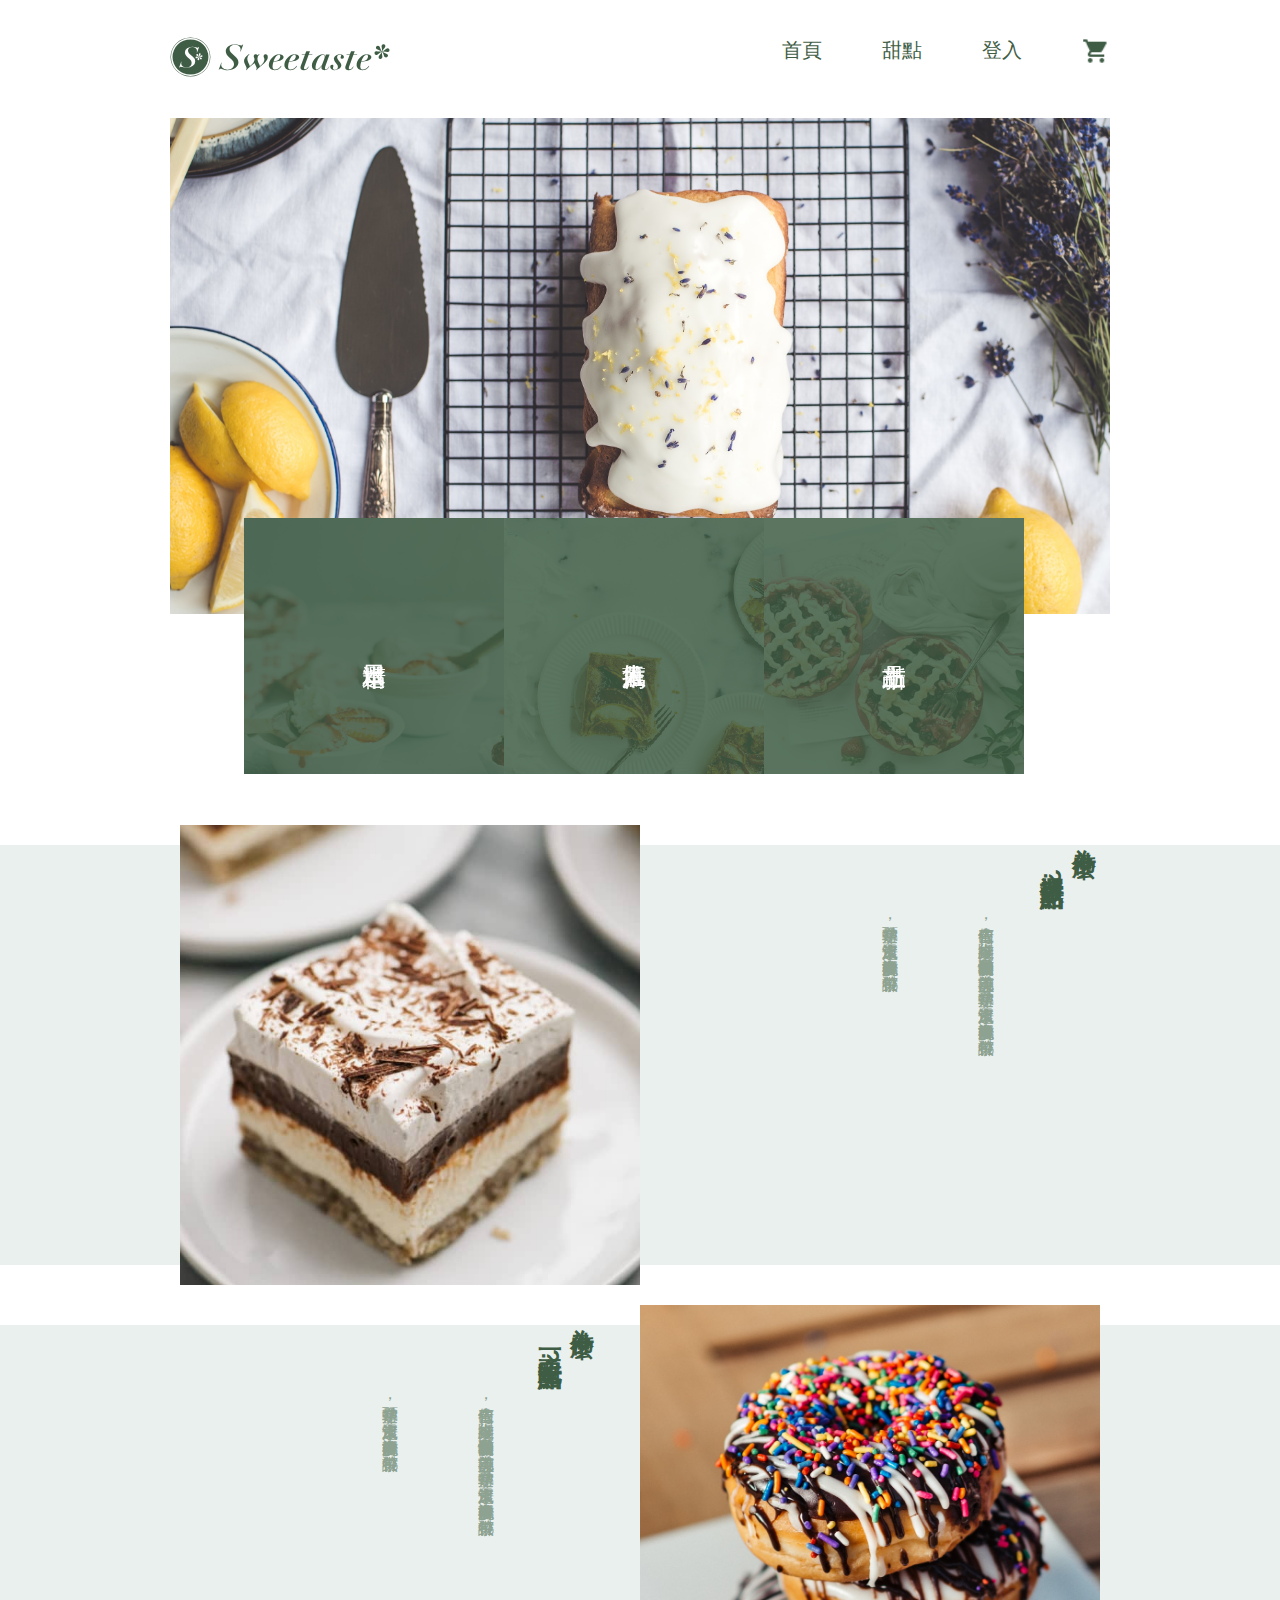
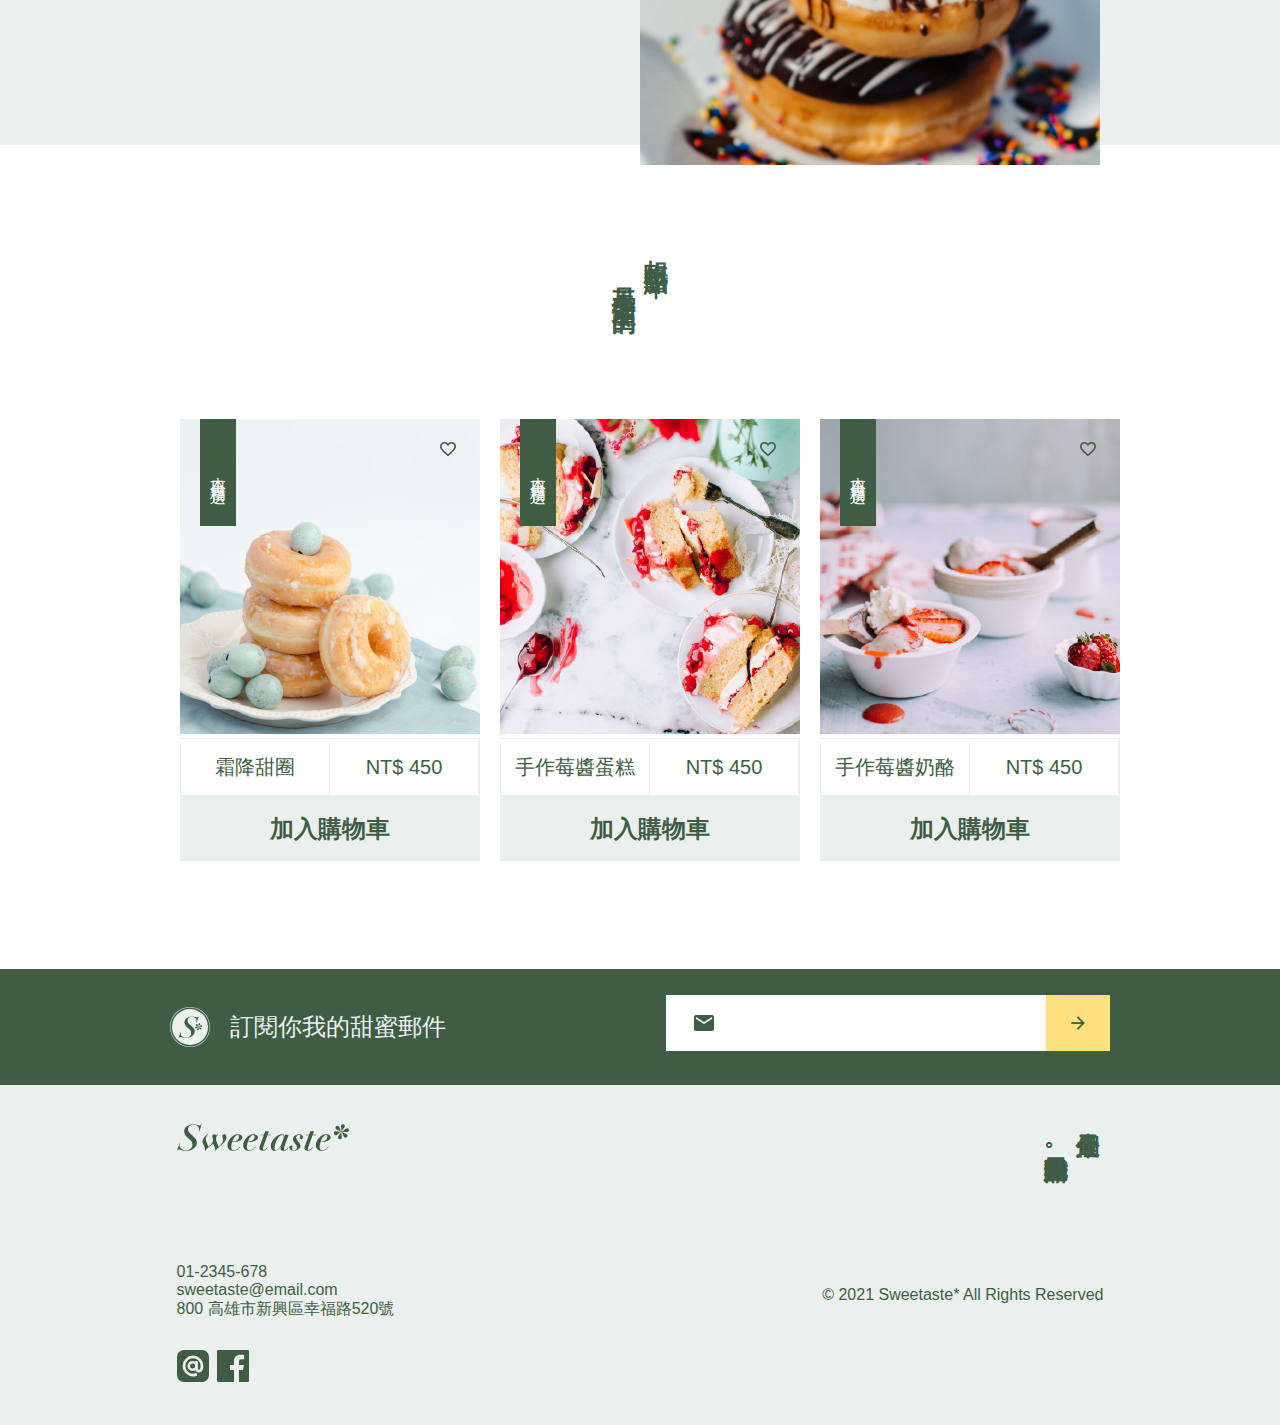
<file: index.html>
<!DOCTYPE html>
<html lang="en">

<head>
  <meta charset="UTF-8">
  <meta
    http-equiv="X-UA-Compatible"
    content="IE=edge"
  >
  <meta
    name="viewport"
    content="width=device-width, initial-scale=1.0"
  >
  <link
    rel="stylesheet"
    href="./scss/style.css"
  >
  <link
    rel="stylesheet"
    href="./scss/mobile.css"
  >
  <link
    rel='stylesheet'
    href='https://cdnjs.cloudflare.com/ajax/libs/font-awesome/5.9.0/css/all.css'
    integrity='sha512-vZWT27aGmde93huNyIV/K7YsydxaafHLynlJa/4aPy28/R1a/IxewUH4MWo7As5I33hpQ7JS24kwqy/ciIFgvg=='
    crossorigin='anonymous'
  />
  <script
    src='https://cdnjs.cloudflare.com/ajax/libs/jquery/3.6.0/jquery.js'
    integrity='sha512-n/4gHW3atM3QqRcbCn6ewmpxcLAHGaDjpEBu4xZd47N0W2oQ+6q7oc3PXstrJYXcbNU1OHdQ1T7pAP+gi5Yu8g=='
    crossorigin='anonymous'
  ></script>
  <script src="./dessert.js"></script>
  <title>Sweetaste</title>
</head>

<body>
  <div class="desktop">
    <div class="container ">
      <div class="nav">
        <i class="fas fa-bars"></i>
        <a href="">
          <img
            src="./img/logotype-lg-dark.svg"
            alt=""
            class="mobile"
          >
          <img
            src="./img/logo-all-dark.svg"
            alt=""
            class="desktop"
          >
        </a>
        <ul>
          <li><a href="https://allenw1991.github.io/dessertStore_reMaster/">首頁</a></li>
          <li><a href="https://allenw1991.github.io/dessertStore_reMaster/product.html">甜點</a></li>
          <li><a href="https://allenw1991.github.io/dessertStore_reMaster/login.html">登入</a></li>
          <li><a href="https://allenw1991.github.io/dessertStore_reMaster/cart.html">
              <img
                src="./img/shopping_cart.png"
                alt=""
              >
            </a>
          </li>
        </ul>
      </div>
      <div class="wrap">
        <div class="main">
          <img
            src='./img/main.jfif'
            alt=""
          >
          <ul class="main_cards">
            <li style="background: url(./img/p-6.png);">
              <a href="https://allenw1991.github.io/dessertStore_reMaster/product.html">本日精選</a>
            </li>
            <li style="background: url(./img/p-4.png);">
              <a href="https://allenw1991.github.io/dessertStore_reMaster/product.html">人氣推薦</a>
            </li>
            <li style="background: url(./img/p-3.png);">
              <a href="https://allenw1991.github.io/dessertStore_reMaster/product.html">新品上市</a>
            </li>
          </ul>

        </div>
      </div>
    </div>
    <div class="intro">
      <div class="card">
        <div class="pic-left">
          <img
            src='./img/2.jpg'
            alt=""
            style="width: 460px;height: 460px;object-fit: cover;"
          >
          <div class="content">
            <h2>&emsp;為什麼｜<br>&emsp;&emsp;選擇做了甜點?</h2>
            <p>青山依舊在，幾度夕陽紅。慣看秋月春一壺酌酒喜相逢，浪花淘盡英雄。是非轉頭空，滾滾長江東逝水，白髮漁樵江古今多少事，都付笑談中。<br><br>
              是非轉頭空，滾滾長江東逝水，白髮漁樵江古今多少事，都付笑談中。</p>
          </div>
        </div>
      </div>
      <div class="card">
        <div class=" pic-right">
          <img
            src='./img/3.jpg'
            alt=""
            style="width: 460px;height: 460px;object-fit: cover;"
          >
          <div class="content">
            <h2>&emsp;為什麼｜<br>&emsp;&emsp;一定要吃甜點?</h2>
            <p>青山依舊在，幾度夕陽紅。慣看秋月春一壺酌酒喜相逢，浪花淘盡英雄。是非轉頭空，滾滾長江東逝水，白髮漁樵江古今多少事，都付笑談中。<br><br>
              是非轉頭空，滾滾長江東逝水，白髮漁樵江古今多少事，都付笑談中。</p>
          </div>
        </div>
      </div>
      <div class="text">
        <h2>想吃甜點｜<br>&emsp;是不需要理由的。</h2>
      </div>
      <div class="productsList">
        <ul>
          <li>
            <div class="productCardTop">
              <span>本日精選</span>
              <img src="./img/favorite_border.png">
            </div>
            <img src='./img/p-2.png'>
            <div class="productTitle">
              <span>霜降甜圈</span>
              <span>NT$ 450</span>
            </div>
            <a
              href="#"
              class="add-cart"
            ><span>加入購物車</span></a>
          </li>
          <li>
            <div class="productCardTop">
              <span>本日精選</span>
              <img src="./img/favorite_border.png">
            </div>
            <img src='./img/p-5.png'>
            <div class="productTitle">
              <span>手作莓醬蛋糕</span>
              <span>NT$ 450</span>
            </div>
            <a
              href="#"
              class="add-cart"
            ><span>加入購物車</span></a>
          </li>
          <li>
            <div class="productCardTop">
              <span>本日精選</span>
              <img
                src="./img/favorite_border.png"
                alt=""
              >
            </div> <img
              src='./img/p-6.png'
              alt=""
            >
            <div class="productTitle">
              <span>手作莓醬奶酪</span>
              <span>NT$ 450</span>
            </div>
            <a
              href="#"
              class="add-cart"
            ><span>加入購物車</span></a>
          </li>
        </ul>
      </div>
    </div>
    <footer>
      <div class="mail">
        <div class="mailRight">
          <img
            src="./img/logo-light.svg"
            alt=""
          >
          <h4>
            訂閱你我的甜蜜郵件
          </h4>
        </div>
        <div class="search">
          <img
            src="./img/mail-24px.png"
            class="mailImg"
            alt=""
          >
          <input type="text">
          <div class="send">
            <img
              src="./img/arrow_forward-24px.png"
              class="arrowForward"
              alt=""
            >
          </div>
        </div>
      </div>
      <div class="contact">
        <div class="info">
          <img
            src='./img/logotype-lg-dark.svg'
            alt=""
          >
          <ul>
            <li>01-2345-678</li>
            <li>sweetaste@email.com</li>
            <li>800 高雄市新興區幸福路520號</li>
            <div class="icon">
              <a href="https://line.me/zh-hant/">
                <img
                  src="./img/ic-line@.svg"
                  alt=""
                ></a>
              <a href="https://www.facebook.com/">
                <img
                  src="./img/ic-facebook.svg"
                  alt=""
                ></a>
            </div>
          </ul>
        </div>
        <div class="slogan">
          <h4>
            今天是個｜<br>&emsp;吃甜點的好日子。
          </h4>
          <span>
            © 2021 Sweetaste* All Rights Reserved
          </span>
        </div>
      </div>
    </footer>
  </div>

  <div class="mobile">
    <div class="mobile-nav">
      <label for="menu-switch">
        <i
          class="fas fa-bars"
          id="menu"
        ></i>
      </label>
      <img
        src="./img/logo-all-dark.svg"
        alt=""
        class="mobile-logo"
      >
      <img
        src="./img/shopping_cart.png"
        alt="https://allenw1991.github.io/dessertStore_reMaster/cart.html"
        class="mobile-cart"
      >
    </div>
    <div class="mobile-container">
      <input
        type="checkbox"
        id="menu-switch"
      >
      <ul class="menu-inside">
        <li><a href="https://allenw1991.github.io/dessertStore_reMaster/">首頁</a></li>
        <li><a href="https://allenw1991.github.io/dessertStore_reMaster/product.html">甜點</a></li>
        <li><a href="https://allenw1991.github.io/dessertStore_reMaster/login.html">登入</a></li>
      </ul>
      <img
        src="./img/main.jfif"
        alt=""
        class="mobile-main-pic"
      >

      <div class="mobile-intro">
        <ul class="mobile-intro-cards">
          <h1><span> 為什麼</span><br>選擇了做甜點?</h1>
          <li><img
              src="./img/2.jpg"
              alt=""
            >
            <p>青山依舊在，幾度夕陽紅。慣看秋月春風。一壺濁酒喜相逢，浪花淘盡英雄。是非成敗轉頭空，滾滾長江東逝水，白髮漁樵江渚上，古今多少事，都付笑談中。
              <br>
              <br>
              是非成敗轉頭空，青山依舊在，幾度夕陽紅。白髮漁樵江渚上，古今多少事，都付笑談中。
            </p>
          </li>
          <h1><span> 為什麼</span><br>一定要吃甜點?</h1>
          <li>
            <img
              src="./img/3.jpg"
              alt=""
            >
            <p>青山依舊在，幾度夕陽紅。慣看秋月春風。一壺濁酒喜相逢，浪花淘盡英雄。是非成敗轉頭空，滾滾長江東逝水，白髮漁樵江渚上，古今多少事，都付笑談中。
              <br>
              <br>
              是非成敗轉頭空，青山依舊在，幾度夕陽紅。白髮漁樵江渚上，古今多少事，都付笑談中。
            </p>
          </li>
          <h1 class="mobile-slogan-end"><span>想吃甜點</span><br>是不需要理由的。</h1>
        </ul>
      </div>
      <div class="mobile-fav-list">
        <ul>
          <li>
            <div class="mobile-fav"> <span>本日精選</span><img
                src="./img/favorite_border.png"
                alt="https://allenw1991.github.io/dessertStore_reMaster/product.html"
              ></div>
            <img
              src="./img/p-2.png"
              alt="https://allenw1991.github.io/dessertStore_reMaster/product.html"
            >
            <p>
              <span>焦糖瑪卡龍</span>
              <span>NT$ 450</span>
              <span>加入購物車</span>
            </p>
          </li>
          <li>
            <div class="mobile-fav"> <span>本日精選</span><img
                src="./img/favorite_border.png"
                alt="https://allenw1991.github.io/dessertStore_reMaster/product.html"
              ></div>
            <img
              src="./img/p-5.png"
              alt="https://allenw1991.github.io/dessertStore_reMaster/product.html"
            >
            <p>
              <span>焦糖瑪卡龍</span>
              <span>NT$ 450</span>
              <span>加入購物車</span>
            </p>
          </li>
          <li>
            <div class="mobile-fav"> <span>本日精選</span><img
                src="./img/favorite_border.png"
                alt="https://allenw1991.github.io/dessertStore_reMaster/product.html"
              ></div>
            <img
              src="./img/p-6.png"
              alt=""
            >
            <p>
              <span>焦糖瑪卡龍</span>
              <span>NT$ 450</span>
              <span>加入購物車</span>
            </p>
          </li>

        </ul>
      </div>
    </div>
    <footer class="mobile-footer">
      <div class="mobile-mail">
        <div class="mobile-mail-top">
          <img
            src="./img/logo-light.svg"
            alt=""
            class="mobile-footer-logo"
          >
          <span>訂閱你我的甜蜜郵件</span>
        </div>
        <div class="mobile-mail-input">
          <img
            src="./img/mail-24px.png"
            alt=""
          >
          <input type="text">
          <span>
            <img
              src="./img/arrow_forward-24px.png"
              alt=""
            >
          </span>
        </div>
      </div>
      <div class="mobile-contact">
        <img
          src="./img/logotype-lg-dark.svg"
          alt=""
        >
        <p>
          07-1234-5678<br>
          sweetaste@email.com<br>
          800 高雄市新興區幸福路 520 號
        </p>
        <div class="mobile-contact-social">
          <img
            src="./img/ic-line@.svg"
            alt=""
          >
          <img
            src="./img/ic-facebook.svg"
            alt=""
          >
        </div>
        <span>© 2018 Sweetaste* All Rights Reserved</span>

      </div>
    </footer>
  </div>
</body>

</html>
</file>
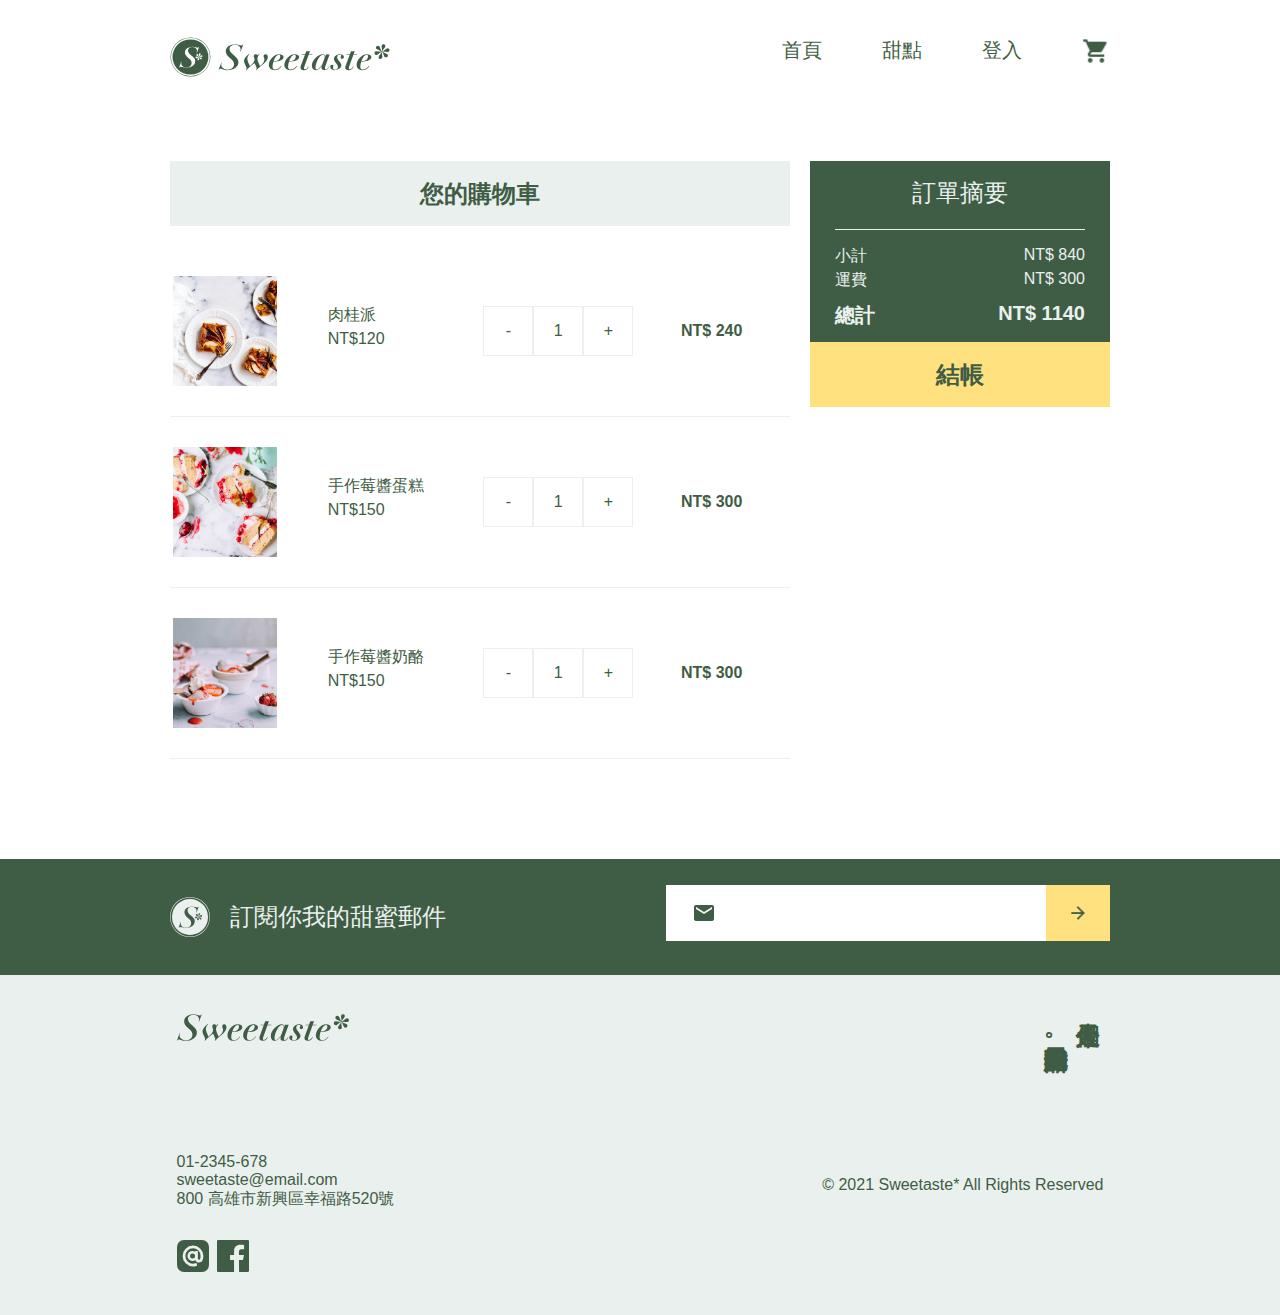
<file: cart.html>
<!DOCTYPE html>
<html lang="en">

<head>
  <meta charset="UTF-8">
  <meta
    http-equiv="X-UA-Compatible"
    content="IE=edge"
  >
  <meta
    name="viewport"
    content="width=device-width, initial-scale=1.0"
  >
  <link
    rel="stylesheet"
    href="./scss/style.css"
  >
  <link
    rel="stylesheet"
    href="./scss/mobile.css"
  >
  <link
    rel='stylesheet'
    href='https://cdnjs.cloudflare.com/ajax/libs/font-awesome/5.9.0/css/all.css'
    integrity='sha512-vZWT27aGmde93huNyIV/K7YsydxaafHLynlJa/4aPy28/R1a/IxewUH4MWo7As5I33hpQ7JS24kwqy/ciIFgvg=='
    crossorigin='anonymous'
  />
  <script
    src='https://cdnjs.cloudflare.com/ajax/libs/jquery/3.6.0/jquery.js'
    integrity='sha512-n/4gHW3atM3QqRcbCn6ewmpxcLAHGaDjpEBu4xZd47N0W2oQ+6q7oc3PXstrJYXcbNU1OHdQ1T7pAP+gi5Yu8g=='
    crossorigin='anonymous'
  ></script>
  <script src="./dessert.js"></script>
  <title>Cart</title>
</head>

<body>
  <div class="desktop">
    <div class="container">
      <div class="nav">
        <a href="">
          <img
            src="./img/logo-all-dark.svg"
            alt=""
            style="width: 220px;"
          >
        </a>
        <ul>
          <li><a href="https://allenw1991.github.io/dessertStore_reMaster/">首頁</a></li>
          <li><a href="https://allenw1991.github.io/dessertStore_reMaster/product.html">甜點</a></li>
          <li><a href="https://allenw1991.github.io/dessertStore_reMaster/login.html">登入</a></li>
          <li><a href="https://allenw1991.github.io/dessertStore_reMaster/cart.html">
              <img
                src="./img/shopping_cart.png"
                alt=""
              >
            </a>
          </li>
        </ul>
      </div>
      <div class="cart">
        <div class="cartProducts">
          <span class="cartTitle">您的購物車</span>
          <ul>
            <li>
              <img
                src='./img/p-4.png'
                alt=""
              >
              <div class="productName">
                <span>肉桂派</span>
                <span>NT$<span id="productPrice1">120</span></span>
              </div>
              <div class="number">
                <span
                  class="reduceNumber"
                  id="reduceNumber1"
                >-</span><span
                  class="productNumber"
                  id="product1"
                >1</span><span
                  class="addNumber"
                  id="addNumber1"
                >+</span>
              </div>
              <div
                class="totalPrice"
                id="totalPrice1"
              >NT$ 240</div>
              <i class="fas fa-trash"></i>
            </li>
            <li>
              <img
                src='./img/p-5.png'
                alt=""
              >
              <div class="productName">
                <span>手作莓醬蛋糕</span>
                <span>NT$<span id="productPrice2">150</span></span>
              </div>
              <div class="number">
                <span
                  class="reduceNumber"
                  id="reduceNumber2"
                >-</span><span
                  class="productNumber"
                  id="product2"
                >1</span><span
                  class="addNumber"
                  id="addNumber2"
                >+</span>
              </div>
              <div
                class="totalPrice"
                id="totalPrice2"
              >NT$ 300</div>
              <i class="fas fa-trash"></i>
            </li>
            <li>
              <img
                src='./img/p-6.png'
                alt=""
              >
              <div class="productName">
                <span>手作莓醬奶酪</span>
                <span>NT$<span id="productPrice3"> 150</span></span>
              </div>
              <div class="number">
                <span
                  class="reduceNumber"
                  id="reduceNumber3"
                >-</span><span
                  class="productNumber"
                  id="product3"
                >1</span><span
                  class="addNumber"
                  id="addNumber3"
                >+</span>
              </div>
              <div
                class="totalPrice"
                id="totalPrice3"
              >NT$ 300</div>
              <i class="fas fa-trash"></i>
            </li>
          </ul>
        </div>
        <div class="cartSummary">
          <p>訂單摘要</p>
          <div class="cal">
            <p><span>小計</span><span id="priceNote">NT$ 840</span></p>
            <p><span>運費</span><span>NT$ 300</span></p>
            <p><span>總計</span><span id="totalPrice">NT$ 1140</span></p>
          </div>
          <a href="https://allenw1991.github.io/dessertStore_reMaster/checkout-1.html"><button>結帳</button></a>
        </div>
      </div>
    </div>
    <footer>
      <div class="mail">
        <div class="mailRight">
          <img
            src="./img/logo-light.svg"
            alt=""
          >
          <h4>
            訂閱你我的甜蜜郵件
          </h4>
        </div>
        <div class="search">
          <img
            src="./img/mail-24px.png"
            class="mailImg"
            alt=""
          >
          <input type="text">
          <div class="send">
            <img
              src="./img/arrow_forward-24px.png"
              class="arrowForward"
              alt=""
            >
          </div>
        </div>
      </div>
      <div class="contact">
        <div class="info">
          <img
            src='./img/logotype-lg-dark.svg'
            alt=""
          >
          <ul>
            <li>01-2345-678</li>
            <li>sweetaste@email.com</li>
            <li>800 高雄市新興區幸福路520號</li>
            <div class="icon">
              <img
                src="./img/ic-line@.svg"
                alt=""
              >
              <img
                src="./img/ic-facebook.svg"
                alt=""
              >
            </div>
          </ul>


        </div>
        <div class="slogan">
          <h4>
            今天是個｜<br>&emsp;吃甜點的好日子。
          </h4>
          <span>
            © 2021 Sweetaste* All Rights Reserved
          </span>
        </div>
      </div>
    </footer>
  </div>

  <div class="mobile">
    <div class="mobile-nav">
      <label for="menu-switch">
        <i
          class="fas fa-bars"
          id="menu"
        ></i>
      </label>
      <img
        src="./img/logo-all-dark.svg"
        alt=""
        class="mobile-logo"
      >
      <img
        src="./img/shopping_cart.png"
        alt="https://allenw1991.github.io/dessertStore_reMaster/cart.html"
        class="mobile-cart"
      >
    </div>
    <div class="mobile-container">
      <input
        type="checkbox"
        id="menu-switch"
      >
      <ul class="menu-inside">
        <li><a href="https://allenw1991.github.io/dessertStore_reMaster/">首頁</a></li>
        <li><a href="https://allenw1991.github.io/dessertStore_reMaster/product.html">甜點</a></li>
        <li><a href="https://allenw1991.github.io/dessertStore_reMaster/login.html">登入</a></li>
      </ul>
      <span class="mobile-cart">您的購物車</span>
      <div class="mobile-produt-list">
        <ul>
          <li>
            <img
              src="./img/p-4.png"
              alt=""
            >
            <div class="mobile-product-info">
              <span>焦糖瑪卡龍</span>
              <span>NT$ 450</span>
              <span class="mobile-number">
                <span>-</span>
                <span>2</span>
                <span>+</span>
              </span>
            </div>
            <span class="mobile-product-total">
              NT$ 900
            </span>
          </li>
          <li>
            <img
              src="./img/p-5.png"
              alt=""
            >
            <div class="mobile-product-info">
              <span>焦糖瑪卡龍</span>
              <span>NT$ 450</span>
              <span class="mobile-number">
                <span>-</span>
                <span>2</span>
                <span>+</span>
              </span>
            </div>
            <span class="mobile-product-total">
              NT$ 900
            </span>
          </li>
          <li>
            <img
              src="./img/p-6.png"
              alt=""
            >
            <div class="mobile-product-info">
              <span>焦糖瑪卡龍</span>
              <span>NT$ 450</span>
              <span class="mobile-number">
                <span>-</span>
                <span>2</span>
                <span>+</span>
              </span>
            </div>
            <span class="mobile-product-total">
              NT$ 900
            </span>
          </li>
          <div class="mobile-summary">
            <h1>訂單摘要</h1>
            <span class="mobile-summary-cal">
              <span class="mobile-summary-note">
                <span>小計</span>
                <span>NT$ 2,700</span>
              </span>
              <span class="mobile-summary-shipfee">
                <span>運費</span>
                <span>NT$ 300</span>
              </span>
              <span class="mobile-total">
                <span>總計</span>
                <span>NT$ 3,000</span>
              </span>
            </span>
          </div>
        </ul>
      </div>
      <span class="mobile-checkout-button">結帳</span>
    </div>


    <footer class="mobile-footer">
      <div class="mobile-mail">
        <div class="mobile-mail-top">
          <img
            src="./img/logo-light.svg"
            alt=""
            class="mobile-footer-logo"
          >
          <span>訂閱你我的甜蜜郵件</span>
        </div>
        <div class="mobile-mail-input">
          <img
            src="./img/mail-24px.png"
            alt=""
          >
          <input type="text">
          <span>
            <img
              src="./img/arrow_forward-24px.png"
              alt=""
            >
          </span>
        </div>
      </div>
      <div class="mobile-contact">
        <img
          src="./img/logotype-lg-dark.svg"
          alt=""
        >
        <p>
          07-1234-5678<br>
          sweetaste@email.com<br>
          800 高雄市新興區幸福路 520 號
        </p>
        <div class="mobile-contact-social">
          <img
            src="./img/ic-line@.svg"
            alt=""
          >
          <img
            src="./img/ic-facebook.svg"
            alt=""
          >
        </div>
        <span>© 2018 Sweetaste* All Rights Reserved</span>

      </div>
    </footer>
  </div>
</body>

</html>
</file>
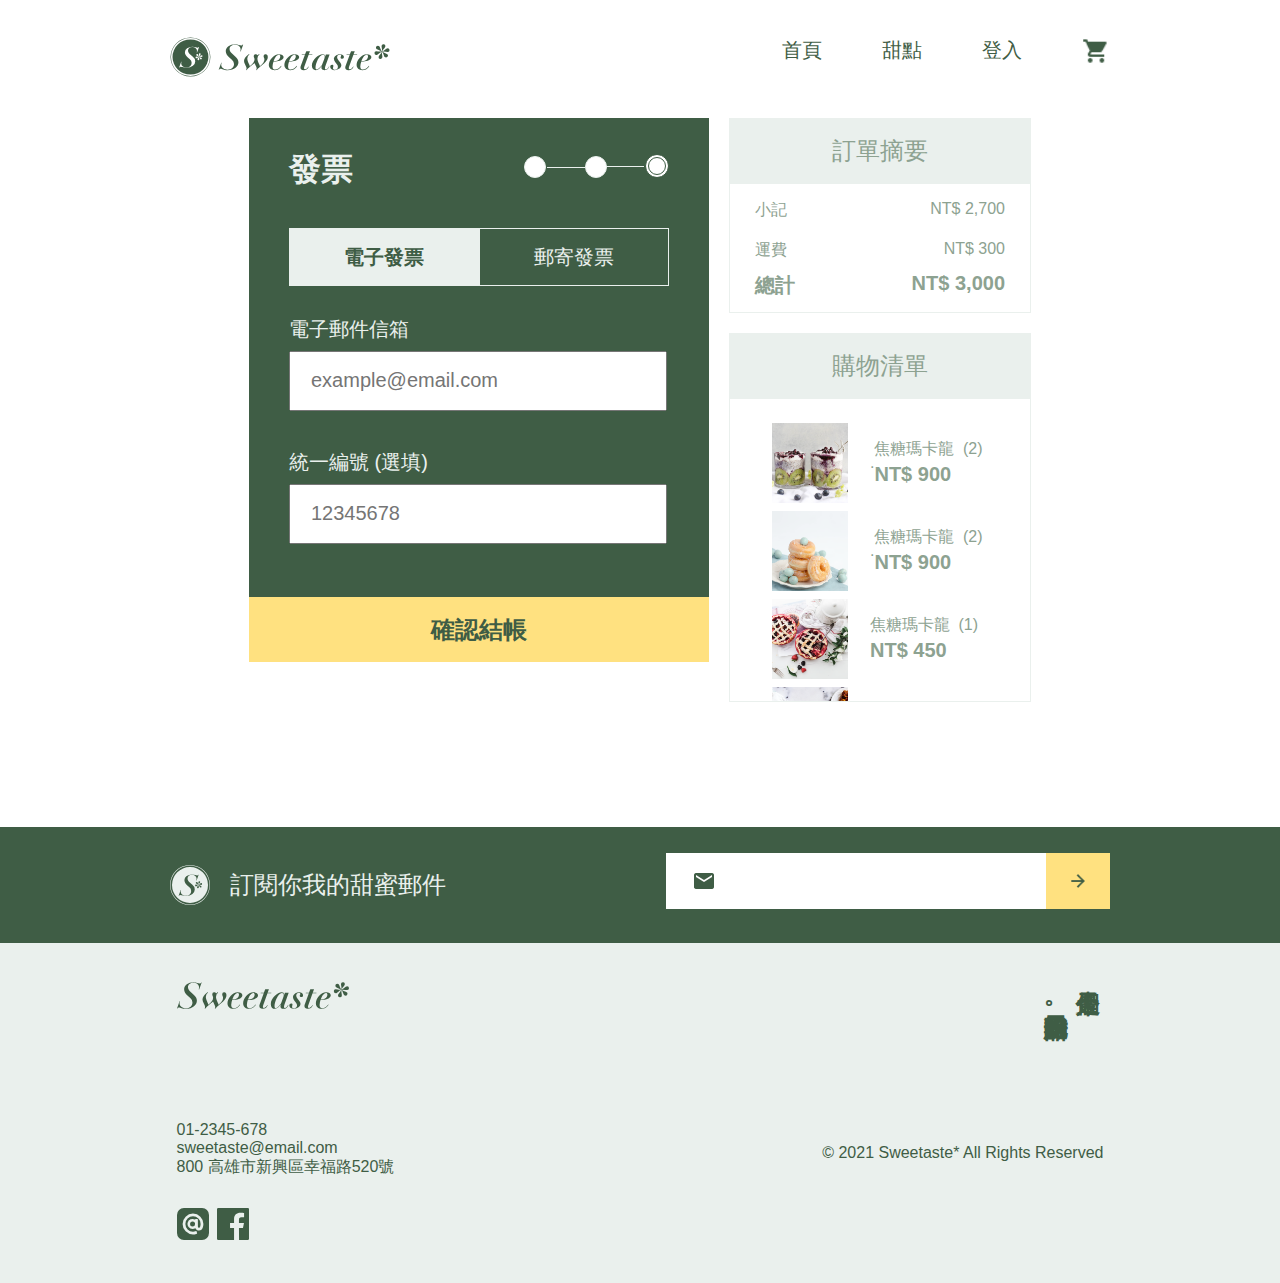
<file: check-out-3-1.html>
<!DOCTYPE html>
<html lang="en">

<head>
  <meta charset="UTF-8">
  <meta
    http-equiv="X-UA-Compatible"
    content="IE=edge"
  >
  <meta
    name="viewport"
    content="width=device-width, initial-scale=1.0"
  >
  <link
    rel="stylesheet"
    href="./scss/style.css"
  >
  <link
    rel="stylesheet"
    href="./scss/mobile.css"
  >
  <link
    rel='stylesheet'
    href='https://cdnjs.cloudflare.com/ajax/libs/font-awesome/5.9.0/css/all.css'
    integrity='sha512-vZWT27aGmde93huNyIV/K7YsydxaafHLynlJa/4aPy28/R1a/IxewUH4MWo7As5I33hpQ7JS24kwqy/ciIFgvg=='
    crossorigin='anonymous'
  />
  <script
    src='https://cdnjs.cloudflare.com/ajax/libs/jquery/3.6.0/jquery.js'
    integrity='sha512-n/4gHW3atM3QqRcbCn6ewmpxcLAHGaDjpEBu4xZd47N0W2oQ+6q7oc3PXstrJYXcbNU1OHdQ1T7pAP+gi5Yu8g=='
    crossorigin='anonymous'
  ></script>
  <script src="./dessert.js"></script>
  <title>CheckOut-Step3-1</title>
</head>

<body>
  <div class="desktop">
    <div class="container">
      <div class="nav">
        <a href="">
          <img
            src="./img/logo-all-dark.svg"
            alt=""
            style="width: 220px;"
          >
        </a>
        <ul>
          <li><a href="https://allenw1991.github.io/dessertStore_reMaster/">首頁</a></li>
          <li><a href="https://allenw1991.github.io/dessertStore_reMaster/product.html">甜點</a></li>
          <li><a href="https://allenw1991.github.io/dessertStore_reMaster/login.html">登入</a></li>
          <li><a href="https://allenw1991.github.io/dessertStore_reMaster/cart.html">
              <img
                src="./img/shopping_cart.png"
                alt=""
              >
            </a>
          </li>
        </ul>
      </div>
      <div class="delievery">
        <div class="delDetail">
          <div class="delDetailTitle">
            <h1>發票</h1>
            <div class="progress step-3">
              <span> </span>
              <span> </span>
              <span> </span>
            </div>
          </div>
          <div class="invoice1">
            <span>電子發票</span>
            <span id="postInvoice" >郵寄發票</span>
          </div>
          <div class="delInfo">
            <div class="email">
              <p>電子郵件信箱</p>
              <input
                type="text"
                placeholder="example@email.com"
                id="emailAddr"
              >
            </div>
            <div class="taxId">
              <p>統一編號 (選填)</p>
              <input
                type="text"
                placeholder="12345678"
              >
            </div>
          </div>
          <span
            class="next"
            id="confirm"
          >確認結帳</span>
        </div>
        <div class="delieveryRight">
          <div class="cartSummaryLight">
            <p>訂單摘要</p>
            <div class="cal">
              <p><span>小記</span><span>NT$ 2,700</span></p>
              <p><span>運費</span><span>NT$ 300</span></p>
              <p><span>總計</span><span>NT$ 3,000</span></p>
            </div>
          </div>
          <div class="cartList">
            <p class="cartListTitle">購物清單
            </p>
            <ul>
              <li><img
                  src="./img/p-1.png"
                  alt=""
                >
                .<div class="cartListContent">
                  <p>焦糖瑪卡龍 <span>(2)</span>
                  </p>
                  <p>NT$ 900</p>
              </li>
              <li><img
                  src="./img/p-2.png"
                  alt=""
                >.<div class="cartListContent">
                  <p>焦糖瑪卡龍 <span>(2)</span>
                  </p>
                  <p>NT$ 900</p>
              </li>
              <li><img
                  src="./img/p-3.png"
                  alt=""
                >
                <div class="cartListContent">
                  <p>焦糖瑪卡龍 <span>(1)</span>
                  </p>
                  <p>NT$ 450</p>
                </div>
              </li>
              <li><img
                  src="./img/p-4.png"
                  alt=""
                >
                <div class="cartListContent">
                  <p>焦糖瑪卡龍 <span>(1)</span>
                  </p>
                  <p>NT$ 450</p>
                </div>
              </li>

          </div>
        </div>
        </ul>
      </div>
    </div>

    <footer>
      <div class="mail">
        <div class="mailRight">
          <img
            src="./img/logo-light.svg"
            alt=""
          >
          <h4>
            訂閱你我的甜蜜郵件
          </h4>
        </div>
        <div class="search">
          <img
            src="./img/mail-24px.png"
            class="mailImg"
            alt=""
          >
          <input type="text">
          <div class="send">
            <img
              src="./img/arrow_forward-24px.png"
              class="arrowForward"
              alt=""
            >
          </div>
        </div>
      </div>
      <div class="contact">
        <div class="info">
          <img
            src='./img/logotype-lg-dark.svg'
            alt=""
          >
          <ul>
            <li>01-2345-678</li>
            <li>sweetaste@email.com</li>
            <li>800 高雄市新興區幸福路520號</li>
            <div class="icon">
              <img
                src="./img/ic-line@.svg"
                alt=""
              >
              <img
                src="./img/ic-facebook.svg"
                alt=""
              >
            </div>
          </ul>


        </div>
        <div class="slogan">
          <h4>
            今天是個｜<br>&emsp;吃甜點的好日子。
          </h4>
          <span>
            © 2021 Sweetaste* All Rights Reserved
          </span>
        </div>
      </div>
    </footer>
  </div>

  <div class="mobile">
    <div class="mobile-nav">
      <label for="menu-switch">
        <i
          class="fas fa-bars"
          id="menu"
        ></i>
      </label>
      <img
        src="./img/logo-all-dark.svg"
        alt=""
        class="mobile-logo"
      >
      <img
        src="./img/shopping_cart.png"
        alt="https://allenw1991.github.io/dessertStore_reMaster/cart.html"
        class="mobile-cart"
      >
    </div>
    <div class="mobile-container">
      <input
        type="checkbox"
        id="menu-switch"
      >
      <ul class="menu-inside">
        <li><a href="https://allenw1991.github.io/dessertStore_reMaster/">首頁</a></li>
        <li><a href="https://allenw1991.github.io/dessertStore_reMaster/product.html">甜點</a></li>
        <li><a href="https://allenw1991.github.io/dessertStore_reMaster/login.html">登入</a></li>
      </ul>
      <div class="mobile-shipment">
        <div class="mobile-shipment-title">
          <h1>發票</h1>
          <div class="mobile-process">
            <span></span>
            <span></span>
            <span></span>
          </div>
        </div>

        <div class="mobile-invoice-info">
          <ul>
            <li class="mobile-invoice-form">
              <span>電子發票</span>
              <a
                href=""
                id="mobile-postInvoice"
              ><span>郵寄發票</span></a>
            </li>
            <li>
              <h3>電子郵件信箱</h3><input
                type="text"
                placeholder="example@email.com"
              >
            </li>
            <li>
              <h3>統一編號 (選填)</h3><input
                type="text"
                placeholder="12345678"
              >
            </li>

          </ul>
        </div>
      </div> <span class="mobile-next">確認結帳</span>

    </div>
    <footer class="mobile-footer">
      <div class="mobile-mail">
        <div class="mobile-mail-top">
          <img
            src="./img/logo-light.svg"
            alt=""
            class="mobile-footer-logo"
          >
          <span>訂閱你我的甜蜜郵件</span>
        </div>
        <div class="mobile-mail-input">
          <img
            src="./img/mail-24px.png"
            alt=""
          >
          <input type="text">
          <span>
            <img
              src="./img/arrow_forward-24px.png"
              alt=""
            >
          </span>
        </div>
      </div>
      <div class="mobile-contact">
        <img
          src="./img/logotype-lg-dark.svg"
          alt=""
        >
        <p>
          07-1234-5678<br>
          sweetaste@email.com<br>
          800 高雄市新興區幸福路 520 號
        </p>
        <div class="mobile-contact-social">
          <img
            src="./img/ic-line@.svg"
            alt=""
          >
          <img
            src="./img/ic-facebook.svg"
            alt=""
          >
        </div>
        <span>© 2018 Sweetaste* All Rights Reserved</span>

      </div>
    </footer>
  </div>
</body>

</html>
</file>
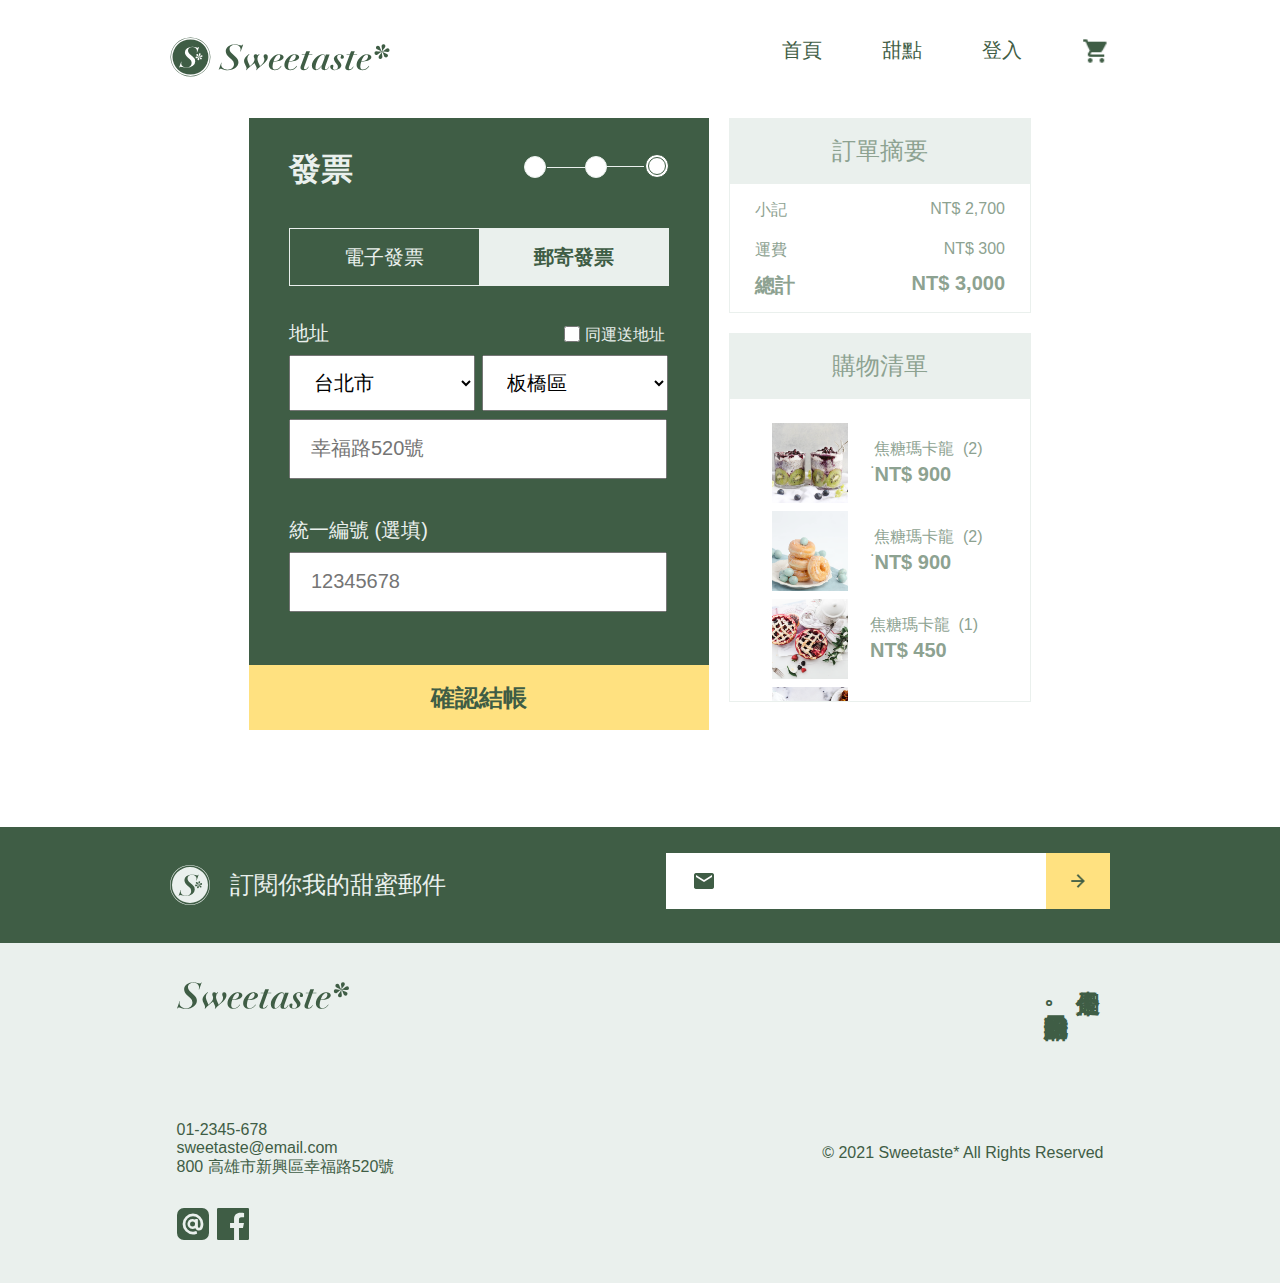
<file: check-out-3-2.html>
<!DOCTYPE html>
<html lang="en">

<head>
  <meta charset="UTF-8">
  <meta
    http-equiv="X-UA-Compatible"
    content="IE=edge"
  >
  <meta
    name="viewport"
    content="width=device-width, initial-scale=1.0"
  >
  <link
    rel="stylesheet"
    href="./scss/style.css"
  >
  <link
    rel="stylesheet"
    href="./scss/mobile.css"
  >
  <link
    rel='stylesheet'
    href='https://cdnjs.cloudflare.com/ajax/libs/font-awesome/5.9.0/css/all.css'
    integrity='sha512-vZWT27aGmde93huNyIV/K7YsydxaafHLynlJa/4aPy28/R1a/IxewUH4MWo7As5I33hpQ7JS24kwqy/ciIFgvg=='
    crossorigin='anonymous'
  />
  <script
    src='https://cdnjs.cloudflare.com/ajax/libs/jquery/3.6.0/jquery.js'
    integrity='sha512-n/4gHW3atM3QqRcbCn6ewmpxcLAHGaDjpEBu4xZd47N0W2oQ+6q7oc3PXstrJYXcbNU1OHdQ1T7pAP+gi5Yu8g=='
    crossorigin='anonymous'
  ></script>
  <script src="./dessert.js"></script>
  <title>CheckOut-Step3-2</title>
</head>

<body>
  <div class="desktop">
    <div class="container">
      <div class="nav">
        <a href="">
          <img
            src="./img/logo-all-dark.svg"
            alt=""
            style="width: 220px;"
          >
        </a>
        <ul>
          <li><a href="https://allenw1991.github.io/dessertStore_reMaster/">首頁</a></li>
          <li><a href="https://allenw1991.github.io/dessertStore_reMaster/product.html">甜點</a></li>
          <li><a href="https://allenw1991.github.io/dessertStore_reMaster/login.html">登入</a></li>
          <li><a href="https://allenw1991.github.io/dessertStore_reMaster/cart.html">
              <img
                src="./img/shopping_cart.png"
                alt=""
              >
            </a>
          </li>
        </ul>
      </div>
      <div class="delievery">
        <div class="delDetail">
          <div class="delDetailTitle">
            <h1>發票</h1>
            <div class="progress step-3">
              <span> </span>
              <span> </span>
              <span> </span>
            </div>
          </div>
          <div class="invoice2">
            <span id="emailInvoice">電子發票</span>
            <span>郵寄發票</span>
          </div>
          <div class="delInfo">
            <div class="infoAddr1">
              <p>地址</p>
              <span>
                <input type="checkbox"> 同運送地址</span>
              <select
                name=""
                id=""
              >
                <option value="">台北市</option>
                <option value="">新北市</option>
                <option value="">桃園縣</option>
              </select>
              <select
                name=""
                id=""
              >
                <option value="">板橋區</option>
                <option value="">土城區</option>
                <option value="">八德鎮</option>
              </select>
              <input
                type="text"
                placeholder="幸福路520號"
              >
            </div>
            <div class="taxId">
              <p>統一編號 (選填)</p>
              <input
                type="text"
                placeholder="12345678"
              >
            </div>
          </div>
          <span
            class="next"
            id="confirm3-2"
          >確認結帳</span>
        </div>
        <div class="delieveryRight">
          <div class="cartSummaryLight">
            <p>訂單摘要</p>
            <div class="cal">
              <p><span>小記</span><span>NT$ 2,700</span></p>
              <p><span>運費</span><span>NT$ 300</span></p>
              <p><span>總計</span><span>NT$ 3,000</span></p>
            </div>
          </div>
          <div class="cartList">
            <p class="cartListTitle">購物清單
            </p>
            <ul>
              <li><img
                  src="./img/p-1.png"
                  alt=""
                >
                .<div class="cartListContent">
                  <p>焦糖瑪卡龍 <span>(2)</span>
                  </p>
                  <p>NT$ 900</p>
              </li>
              <li><img
                  src="./img/p-2.png"
                  alt=""
                >.<div class="cartListContent">
                  <p>焦糖瑪卡龍 <span>(2)</span>
                  </p>
                  <p>NT$ 900</p>
              </li>
              <li><img
                  src="./img/p-3.png"
                  alt=""
                >
                <div class="cartListContent">
                  <p>焦糖瑪卡龍 <span>(1)</span>
                  </p>
                  <p>NT$ 450</p>
                </div>
              </li>
              <li><img
                  src="./img/p-4.png"
                  alt=""
                >
                <div class="cartListContent">
                  <p>焦糖瑪卡龍 <span>(1)</span>
                  </p>
                  <p>NT$ 450</p>
                </div>
              </li>

          </div>
        </div>
        </ul>
      </div>
    </div>

    <footer>
      <div class="mail">
        <div class="mailRight">
          <img
            src="./img/logo-light.svg"
            alt=""
          >
          <h4>
            訂閱你我的甜蜜郵件
          </h4>
        </div>
        <div class="search">
          <img
            src="./img/mail-24px.png"
            class="mailImg"
            alt=""
          >
          <input type="text">
          <div class="send">
            <img
              src="./img/arrow_forward-24px.png"
              class="arrowForward"
              alt=""
            >
          </div>
        </div>
      </div>
      <div class="contact">
        <div class="info">
          <img
            src='./img/logotype-lg-dark.svg'
            alt=""
          >
          <ul>
            <li>01-2345-678</li>
            <li>sweetaste@email.com</li>
            <li>800 高雄市新興區幸福路520號</li>
            <div class="icon">
              <img
                src="./img/ic-line@.svg"
                alt=""
              >
              <img
                src="./img/ic-facebook.svg"
                alt=""
              >
            </div>
          </ul>


        </div>
        <div class="slogan">
          <h4>
            今天是個｜<br>&emsp;吃甜點的好日子。
          </h4>
          <span>
            © 2021 Sweetaste* All Rights Reserved
          </span>
        </div>
      </div>
    </footer>
  </div>

  <div class="mobile">
    <div class="mobile-nav">
      <label for="menu-switch">
        <i
          class="fas fa-bars"
          id="menu"
        ></i>
      </label>
      <img
        src="./img/logo-all-dark.svg"
        alt=""
        class="mobile-logo"
      >
      <img
        src="./img/shopping_cart.png"
        alt="https://allenw1991.github.io/dessertStore_reMaster/cart.html"
        class="mobile-cart"
      >
    </div>
    <div class="mobile-container">
      <input
        type="checkbox"
        id="menu-switch"
      >
      <ul class="menu-inside">
        <li><a href="https://allenw1991.github.io/dessertStore_reMaster/">首頁</a></li>
        <li><a href="https://allenw1991.github.io/dessertStore_reMaster/product.html">甜點</a></li>
        <li><a href="https://allenw1991.github.io/dessertStore_reMaster/login.html">登入</a></li>
      </ul>
      <div class="mobile-shipment">
        <div class="mobile-shipment-title">
          <h1>發票</h1>
          <div class="mobile-process">
            <span></span>
            <span></span>
            <span></span>
          </div>
        </div>

        <div class="mobile-invoice-info">
          <ul>
            <li class="mobile-invoice-form">
              <span>電子發票</span>
              <span>郵寄發票</span>
            </li>
            <li>
              <h3>地址</h3>
              <div class="mobile-addr">
                <select
                  name=""
                  id=""
                  style="color:#8DA291"
                >
                  <option value="">縣市</option>
                  <option value="">台北市</option>
                  <option value="">新北市</option>
                  <option value="">桃園市</option>
                  <option value="">新竹縣</option>
                </select>
                <select
                  name=""
                  id=""
                  style="color:#8DA291"
                >
                  <option value="">信義區</option>
                  <option value="">大安區</option>
                  <option value="">萬華區</option>
                  <option value="">中正區</option>
                </select>

              </div>
              <input
                type="text"
                placeholder="幸福路 520 號"
              >
            </li>
            <li>
              <h3>統一編號 (選填)</h3><input
                type="text"
                placeholder="12345678"
              >
            </li>

          </ul>
        </div>
      </div> <span class="mobile-next">確認結帳</span>

    </div>
    <footer class="mobile-footer">
      <div class="mobile-mail">
        <div class="mobile-mail-top">
          <img
            src="./img/logo-light.svg"
            alt=""
            class="mobile-footer-logo"
          >
          <span>訂閱你我的甜蜜郵件</span>
        </div>
        <div class="mobile-mail-input">
          <img
            src="./img/mail-24px.png"
            alt=""
          >
          <input type="text">
          <span>
            <img
              src="./img/arrow_forward-24px.png"
              alt=""
            >
          </span>
        </div>
      </div>
      <div class="mobile-contact">
        <img
          src="./img/logotype-lg-dark.svg"
          alt=""
        >
        <p>
          07-1234-5678<br>
          sweetaste@email.com<br>
          800 高雄市新興區幸福路 520 號
        </p>
        <div class="mobile-contact-social">
          <img
            src="./img/ic-line@.svg"
            alt=""
          >
          <img
            src="./img/ic-facebook.svg"
            alt=""
          >
        </div>
        <span>© 2018 Sweetaste* All Rights Reserved</span>

      </div>
    </footer>
  </div>
</body>

</html>
</file>
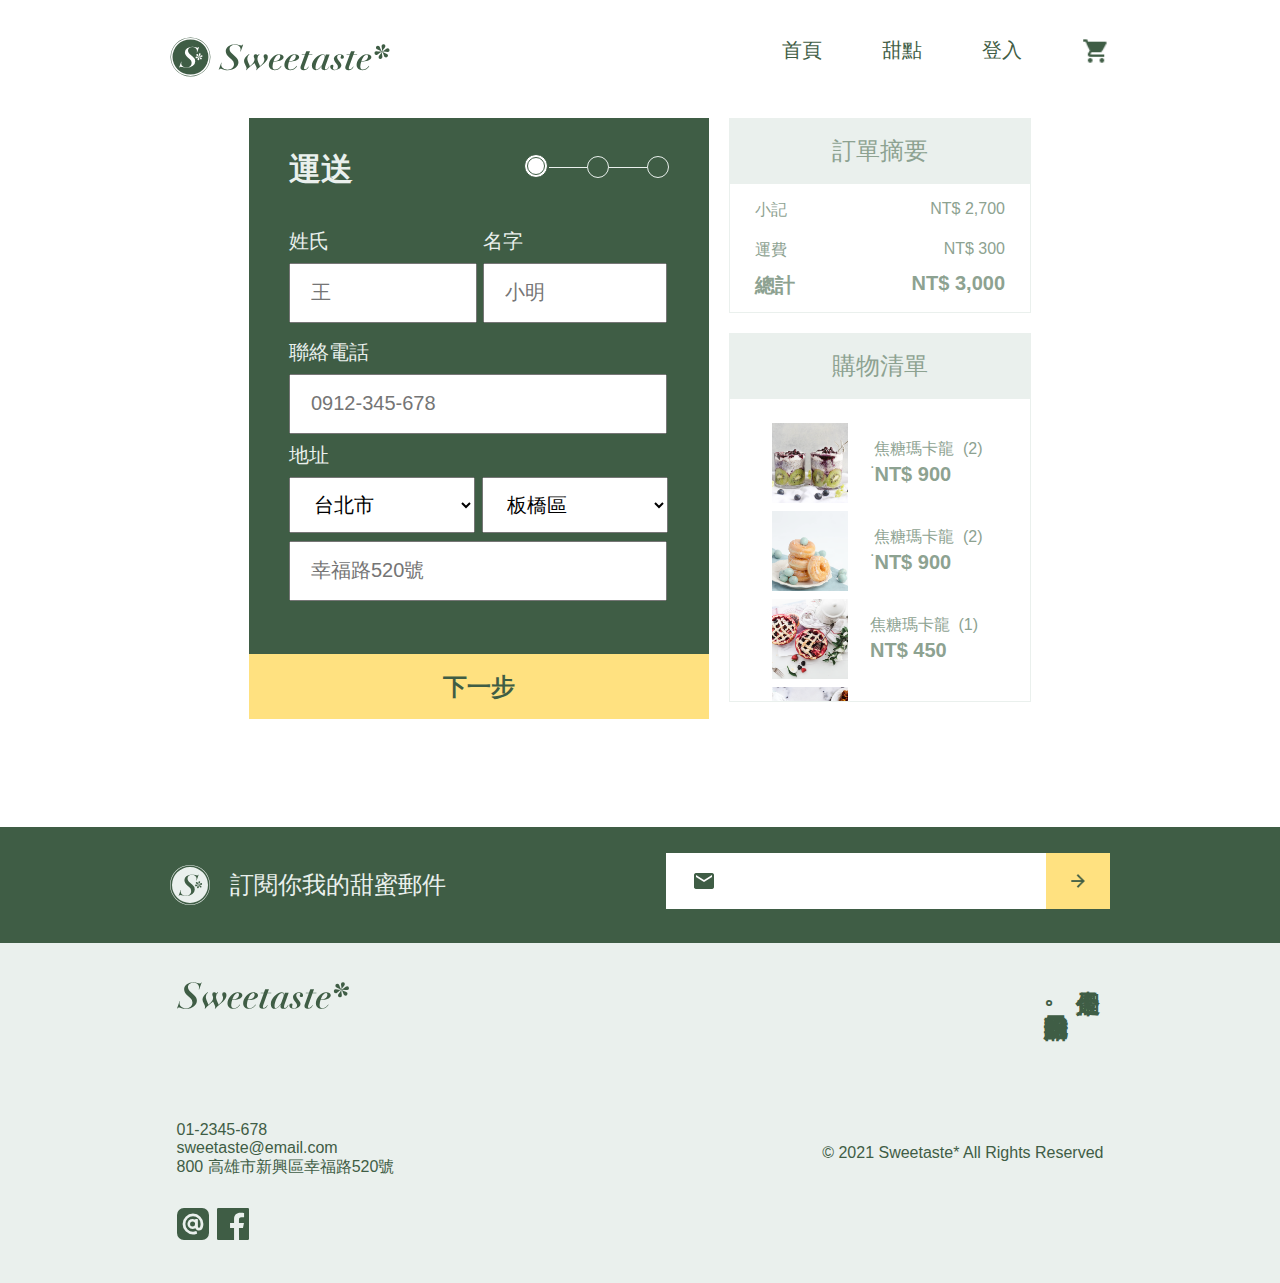
<file: checkout-1.html>
<!DOCTYPE html>
<html lang="en">

<head>
  <meta charset="UTF-8">
  <meta
    http-equiv="X-UA-Compatible"
    content="IE=edge"
  >
  <meta
    name="viewport"
    content="width=device-width, initial-scale=1.0"
  >
  <link
    rel="stylesheet"
    href="./scss/style.css"
  >
  <link
    rel="stylesheet"
    href="./scss/mobile.css"
  >
  <link
    rel='stylesheet'
    href='https://cdnjs.cloudflare.com/ajax/libs/font-awesome/5.9.0/css/all.css'
    integrity='sha512-vZWT27aGmde93huNyIV/K7YsydxaafHLynlJa/4aPy28/R1a/IxewUH4MWo7As5I33hpQ7JS24kwqy/ciIFgvg=='
    crossorigin='anonymous'
  />
  <script
    src='https://cdnjs.cloudflare.com/ajax/libs/jquery/3.6.0/jquery.js'
    integrity='sha512-n/4gHW3atM3QqRcbCn6ewmpxcLAHGaDjpEBu4xZd47N0W2oQ+6q7oc3PXstrJYXcbNU1OHdQ1T7pAP+gi5Yu8g=='
    crossorigin='anonymous'
  ></script>
  <script src="./dessert.js"></script>
  <title>CheckOut-Stpe1</title>
</head>

<body>
  <div class="desktop">
    <div class="container">
      <div class="nav">
        <a href="">
          <img
            src="./img/logo-all-dark.svg"
            alt=""
            style="width: 220px;"
          >
        </a>
        <ul>
          <li><a href="https://allenw1991.github.io/dessertStore_reMaster/">首頁</a></li>
          <li><a href="https://allenw1991.github.io/dessertStore_reMaster/product.html">甜點</a></li>
          <li><a href="https://allenw1991.github.io/dessertStore_reMaster/login.html">登入</a></li>
          <li><a href="https://allenw1991.github.io/dessertStore_reMaster/cart.html">
              <img
                src="./img/shopping_cart.png"
                alt=""
              >
            </a>
          </li>
        </ul>
      </div>
      <div class="delievery">
        <div class="delDetail">
          <div class="delDetailTitle">
            <h1>運送</h1>
            <div class="progress step-1">
              <span> </span>
              <span> </span>
              <span> </span>
            </div>
          </div>
          <div class="delInfo ">
            <div class="infoFirstName">
              <p>姓氏</p>
              <input
                type="text"
                placeholder="王"
              >
            </div>
            <div class="infoLastName">
              <p>名字</p>
              <input
                type="text"
                placeholder="小明"
              >
            </div>
            <div class="infoTel">
              <p>聯絡電話</p>
              <input
                type="text"
                placeholder="0912-345-678"
                id="phoneNumber"
              >
            </div>
            <div class="infoAddr">
              <p>地址</p>
              <select
                name=""
                id=""
              >
                <option value="">台北市</option>
                <option value="">新北市</option>
                <option value="">桃園縣</option>
              </select>
              <select
                name=""
                id=""
              >
                <option value="">板橋區</option>
                <option value="">土城區</option>
                <option value="">八德鎮</option>
              </select>
              <input
                type="text"
                placeholder="幸福路520號"
              >
            </div>
          </div>
          <!-- <a href="https://allenw1991.github.io/dessertStore_reMaster/checkout-2.html"> -->
            <span class="next" id="next-1">下一步</span>
          <!-- </a> -->
        </div>
        <div class="delieveryRight">
          <div class="cartSummaryLight">
            <p>訂單摘要</p>
            <div class="cal">
              <p><span>小記</span><span>NT$ 2,700</span></p>
              <p><span>運費</span><span>NT$ 300</span></p>
              <p><span>總計</span><span>NT$ 3,000</span></p>
            </div>
          </div>
          <div class="cartList">
            <p class="cartListTitle">購物清單
            </p>
            <ul>
              <li><img
                  src="./img/p-1.png"
                  alt=""
                >
                .<div class="cartListContent">
                  <p>焦糖瑪卡龍 <span>(2)</span>
                  </p>
                  <p>NT$ 900</p>
              </li>
              <li><img
                  src="./img/p-2.png"
                  alt=""
                >.<div class="cartListContent">
                  <p>焦糖瑪卡龍 <span>(2)</span>
                  </p>
                  <p>NT$ 900</p>
              </li>
              <li><img
                  src="./img/p-3.png"
                  alt=""
                >
                <div class="cartListContent">
                  <p>焦糖瑪卡龍 <span>(1)</span>
                  </p>
                  <p>NT$ 450</p>
                </div>
              </li>
              <li><img
                  src="./img/p-4.png"
                  alt=""
                >
                <div class="cartListContent">
                  <p>焦糖瑪卡龍 <span>(1)</span>
                  </p>
                  <p>NT$ 450</p>
                </div>
              </li>
          </div>
        </div>
        </ul>
      </div>
    </div>
    <footer>
      <div class="mail">
        <div class="mailRight">
          <img
            src="./img/logo-light.svg"
            alt=""
          >
          <h4>
            訂閱你我的甜蜜郵件
          </h4>
        </div>
        <div class="search">
          <img
            src="./img/mail-24px.png"
            class="mailImg"
            alt=""
          >
          <input type="text">
          <div class="send">
            <img
              src="./img/arrow_forward-24px.png"
              class="arrowForward"
              alt=""
            >
          </div>
        </div>
      </div>
      <div class="contact">
        <div class="info">
          <img
            src='./img/logotype-lg-dark.svg'
            alt=""
          >
          <ul>
            <li>01-2345-678</li>
            <li>sweetaste@email.com</li>
            <li>800 高雄市新興區幸福路520號</li>
            <div class="icon">
              <img
                src="./img/ic-line@.svg"
                alt=""
              >
              <img
                src="./img/ic-facebook.svg"
                alt=""
              >
            </div>
          </ul>


        </div>
        <div class="slogan">
          <h4>
            今天是個｜<br>&emsp;吃甜點的好日子。
          </h4>
          <span>
            © 2021 Sweetaste* All Rights Reserved
          </span>
        </div>
      </div>
    </footer>
  </div>
  <div class="mobile">
    <div class="mobile-nav">
      <label for="menu-switch">
        <i
          class="fas fa-bars"
          id="menu"
        ></i>
      </label>
      <img
        src="./img/logo-all-dark.svg"
        alt=""
        class="mobile-logo"
      >
      <img
        src="./img/shopping_cart.png"
        alt="https://allenw1991.github.io/dessertStore_reMaster/cart.html"
        class="mobile-cart"
      >
    </div>
    <div class="mobile-container">
      <input
        type="checkbox"
        id="menu-switch"
      >
      <ul class="menu-inside">
        <li><a href="https://allenw1991.github.io/dessertStore_reMaster/">首頁</a></li>
        <li><a href="https://allenw1991.github.io/dessertStore_reMaster/product.html">甜點</a></li>
        <li><a href="https://allenw1991.github.io/dessertStore_reMaster/login.html">登入</a></li>
      </ul>
      <div class="mobile-shipment">
        <div class="mobile-shipment-title">
          <h1>運送</h1>
          <div class="mobile-process">
            <span></span>
            <span></span>
            <span></span>
          </div>
        </div>

        <div class="mobile-shipment-info">
          <ul>
            <li>
              <h3>姓氏</h3><input
                type="text"
                placeholder="王"
              >
            </li>
            <li>
              <h3>名字</h3><input
                type="text"
                placeholder="小明"
              >
            </li>
            <li>
              <h3>電話</h3><input
                type="text"
                placeholder="0912-345-678"
              >
            </li>
            <li>
              <h3>地址</h3>
              <div class="mobile-addr">
                <select
                  name=""
                  id=""
                  style="color:#8DA291"
                >
                  <option value="">縣市</option>
                  <option value="">台北市</option>
                  <option value="">新北市</option>
                  <option value="">桃園市</option>
                  <option value="">新竹縣</option>
                </select>
                <select
                  name=""
                  id=""
                  style="color:#8DA291"
                >
                  <option value="">信義區</option>
                  <option value="">大安區</option>
                  <option value="">萬華區</option>
                  <option value="">中正區</option>
                </select>

              </div>
              <input
                type="text"
                placeholder="幸福路 520 號"
              >
            </li>
          </ul>
        </div>
      </div> <span class="mobile-next">下一步</span>

    </div>
    <footer class="mobile-footer">
      <div class="mobile-mail">
        <div class="mobile-mail-top">
          <img
            src="./img/logo-light.svg"
            alt=""
            class="mobile-footer-logo"
          >
          <span>訂閱你我的甜蜜郵件</span>
        </div>
        <div class="mobile-mail-input">
          <img
            src="./img/mail-24px.png"
            alt=""
          >
          <input type="text">
          <span>
            <img
              src="./img/arrow_forward-24px.png"
              alt=""
            >
          </span>
        </div>
      </div>
      <div class="mobile-contact">
        <img
          src="./img/logotype-lg-dark.svg"
          alt=""
        >
        <p>
          07-1234-5678<br>
          sweetaste@email.com<br>
          800 高雄市新興區幸福路 520 號
        </p>
        <div class="mobile-contact-social">
          <img
            src="./img/ic-line@.svg"
            alt=""
          >
          <img
            src="./img/ic-facebook.svg"
            alt=""
          >
        </div>
        <span>© 2018 Sweetaste* All Rights Reserved</span>

      </div>
    </footer>
  </div>


</body>

</html>
</file>
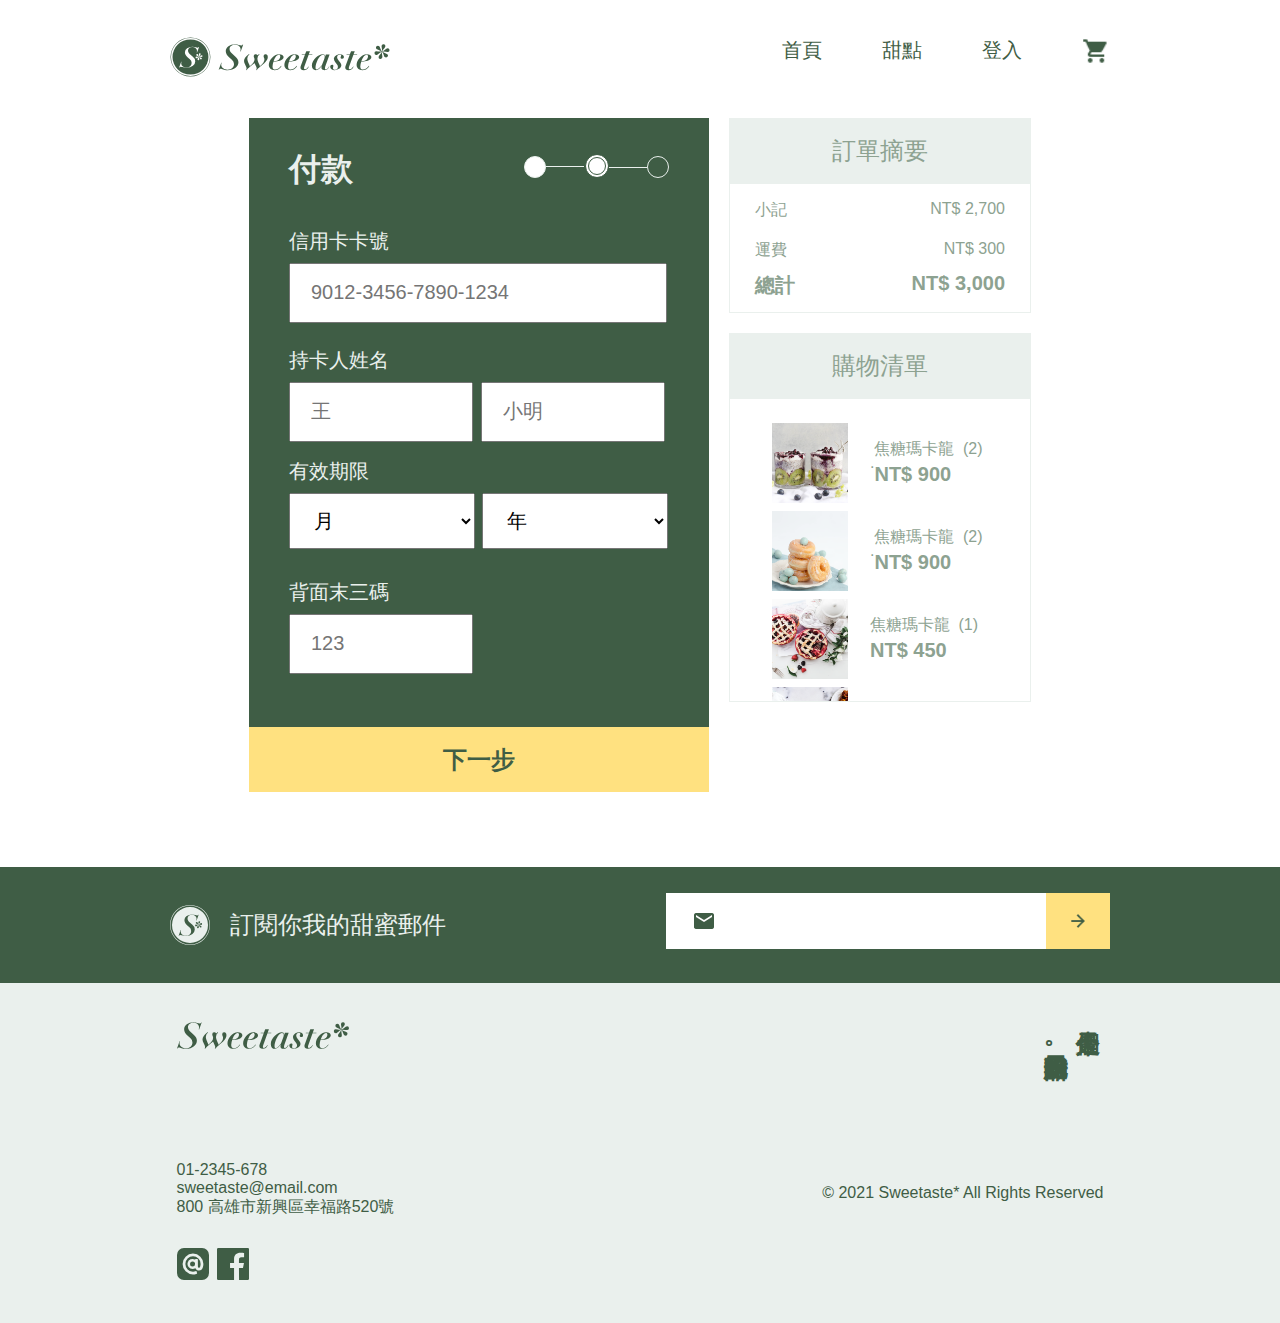
<file: checkout-2.html>
<!DOCTYPE html>
<html lang="en">

<head>
  <meta charset="UTF-8">
  <meta
    http-equiv="X-UA-Compatible"
    content="IE=edge"
  >
  <meta
    name="viewport"
    content="width=device-width, initial-scale=1.0"
  >
  <link
    rel="stylesheet"
    href="./scss/style.css"
  >
  <link
    rel="stylesheet"
    href="./scss/mobile.css"
  >
  <link
    rel='stylesheet'
    href='https://cdnjs.cloudflare.com/ajax/libs/font-awesome/5.9.0/css/all.css'
    integrity='sha512-vZWT27aGmde93huNyIV/K7YsydxaafHLynlJa/4aPy28/R1a/IxewUH4MWo7As5I33hpQ7JS24kwqy/ciIFgvg=='
    crossorigin='anonymous'
  />
  <script
    src='https://cdnjs.cloudflare.com/ajax/libs/jquery/3.6.0/jquery.js'
    integrity='sha512-n/4gHW3atM3QqRcbCn6ewmpxcLAHGaDjpEBu4xZd47N0W2oQ+6q7oc3PXstrJYXcbNU1OHdQ1T7pAP+gi5Yu8g=='
    crossorigin='anonymous'
  ></script>
  <script src="./dessert.js"></script>
  <title>CheckOut-Step2</title>
</head>

<body>
  <div class="desktop">
    <div class="container">
      <div class="nav">
        <a href="">
          <img
            src="./img/logo-all-dark.svg"
            alt=""
            style="width: 220px;"
          >
        </a>
        <ul>
          <li><a href="https://allenw1991.github.io/dessertStore_reMaster/">首頁</a></li>
          <li><a href="https://allenw1991.github.io/dessertStore_reMaster/product.html">甜點</a></li>
          <li><a href="https://allenw1991.github.io/dessertStore_reMaster/login.html">登入</a></li>
          <li><a href="https://allenw1991.github.io/dessertStore_reMaster/cart.html">
              <img
                src="./img/shopping_cart.png"
                alt=""
              >
            </a>
          </li>
        </ul>
      </div>
      <div class="delievery">
        <div class="delDetail">
          <div class="delDetailTitle">
            <h1>付款</h1>
            <div class="progress step-2">
              <span> </span>
              <span> </span>
              <span> </span>
            </div>
          </div>
          <div class="delInfo">
            <div class="creditCard">
              <p>信用卡卡號</p>
              <input
                type="text"
                placeholder="9012-3456-7890-1234"
                id="credit-card-number"
              >
              <i class="far fa-credit-card"></i>
            </div>
            <div class="cardFirstName">
              <p>持卡人姓名</p>
              <input
                type="text"
                placeholder="王"
              >
              <input
                type="text"
                placeholder="小明"
              >
            </div>
            <div class="dueTime">
              <p>有效期限</p>
              <select
                name=""
                id=""
              >
                <option
                  value=""
                  selected
                >月</option>
                <option value="">一月</option>
                <option value="">二月</option>
                <option value="">三月</option>
                <option value="">四月</option>
                <option value="">五月</option>
                <option value="">六月</option>
                <option value="">七月</option>
                <option value="">八月</option>
                <option value="">九月</option>
                <option value="">十月</option>
                <option value="">十一月</option>
                <option value="">十二月</option>
              </select>
              <select
                name=""
                id=""
              >
                <option
                  value=""
                  selected
                >年</option>
                <option value="">2021</option>
                <option value="">2022</option>
                <option value="">2023</option>
                <option value="">2024</option>
                <option value="">2025</option>
                <option value="">2026</option>
                <option value="">2027</option>
                <option value="">2028</option>
                <option value="">2029</option>
                <option value="">2030</option>
              </select>

            </div>
            <div class="creditCardBack">
              <p>背面末三碼</p>
              <input
                type="text"
                placeholder="123"
                id="securityCode"
              >
            </div>
          </div>
          <span
            class="next"
            id="next-2"
          >下一步</span>
        </div>
        <div class="delieveryRight">
          <div class="cartSummaryLight">
            <p>訂單摘要</p>
            <div class="cal">
              <p><span>小記</span><span>NT$ 2,700</span></p>
              <p><span>運費</span><span>NT$ 300</span></p>
              <p><span>總計</span><span>NT$ 3,000</span></p>
            </div>
          </div>
          <div class="cartList">
            <p class="cartListTitle">購物清單
            </p>
            <ul>
              <li><img
                  src="./img/p-1.png"
                  alt=""
                >
                .<div class="cartListContent">
                  <p>焦糖瑪卡龍 <span>(2)</span>
                  </p>
                  <p>NT$ 900</p>
              </li>
              <li><img
                  src="./img/p-2.png"
                  alt=""
                >.<div class="cartListContent">
                  <p>焦糖瑪卡龍 <span>(2)</span>
                  </p>
                  <p>NT$ 900</p>
              </li>
              <li><img
                  src="./img/p-3.png"
                  alt=""
                >
                <div class="cartListContent">
                  <p>焦糖瑪卡龍 <span>(1)</span>
                  </p>
                  <p>NT$ 450</p>
                </div>
              </li>
              <li><img
                  src="./img/p-4.png"
                  alt=""
                >
                <div class="cartListContent">
                  <p>焦糖瑪卡龍 <span>(1)</span>
                  </p>
                  <p>NT$ 450</p>
                </div>
              </li>

          </div>
        </div>
        </ul>
      </div>
    </div>
    <footer>
      <div class="mail">
        <div class="mailRight">
          <img
            src="./img/logo-light.svg"
            alt=""
          >
          <h4>
            訂閱你我的甜蜜郵件
          </h4>
        </div>
        <div class="search">
          <img
            src="./img/mail-24px.png"
            class="mailImg"
            alt=""
          >
          <input type="text">
          <div class="send">
            <img
              src="./img/arrow_forward-24px.png"
              class="arrowForward"
              alt=""
            >
          </div>
        </div>
      </div>
      <div class="contact">
        <div class="info">
          <img
            src='./img/logotype-lg-dark.svg'
            alt=""
          >
          <ul>
            <li>01-2345-678</li>
            <li>sweetaste@email.com</li>
            <li>800 高雄市新興區幸福路520號</li>
            <div class="icon">
              <img
                src="./img/ic-line@.svg"
                alt=""
              >
              <img
                src="./img/ic-facebook.svg"
                alt=""
              >
            </div>
          </ul>


        </div>
        <div class="slogan">
          <h4>
            今天是個｜<br>&emsp;吃甜點的好日子。
          </h4>
          <span>
            © 2021 Sweetaste* All Rights Reserved
          </span>
        </div>
      </div>
    </footer>
  </div>


  <div class="mobile">
    <div class="mobile-nav">
      <label for="menu-switch">
        <i
          class="fas fa-bars"
          id="menu"
        ></i>
      </label>
      <img
        src="./img/logo-all-dark.svg"
        alt=""
        class="mobile-logo"
      >
      <img
        src="./img/shopping_cart.png"
        alt="https://allenw1991.github.io/dessertStore_reMaster/cart.html"
        class="mobile-cart"
      >
    </div>
    <div class="mobile-container">
      <input
        type="checkbox"
        id="menu-switch"
      >
      <ul class="menu-inside">
        <li><a href="https://allenw1991.github.io/dessertStore_reMaster/">首頁</a></li>
        <li><a href="https://allenw1991.github.io/dessertStore_reMaster/product.html">甜點</a></li>
        <li><a href="https://allenw1991.github.io/dessertStore_reMaster/login.html">登入</a></li>
      </ul>
      <div class="mobile-pay">
        <div class="mobile-shipment-title">
          <h1>付款</h1>
          <div class="mobile-process">
            <span></span>
            <span></span>
            <span></span>
          </div>
        </div>

        <div class="mobile-shipment-info">
          <ul>
            <li>
              <h3>姓氏</h3><input
                type="text"
                placeholder="王"
              >
            </li>
            <li>
              <h3>名字</h3><input
                type="text"
                placeholder="小明"
              >
            </li>
            <li>
              <h3>信用卡卡號</h3><input
                type="text"
                placeholder="9012-3456-7890-1234"
              >
            </li>
            <li>
              <h3>有效期限</h3>
              <div class="mobile-addr">
                <select
                  name=""
                  id=""
                  style="color:#8DA291"
                >
                  <option value="">月</option>
                  <option value="">一月</option>
                  <option value="">二月</option>
                  <option value="">三月</option>
                  <option value="">四月</option>
                  <option value="">五月</option>
                  <option value="">六月</option>
                  <option value="">七月</option>
                  <option value="">八月</option>
                  <option value="">九月</option>
                  <option value="">十月</option>
                  <option value="">十一月</option>
                  <option value="">十二月</option>
                </select>
                <select
                  name=""
                  id=""
                  style="color:#8DA291"
                >
                  <option value="">年</option>
                  <option value="">2021</option>
                  <option value="">2022</option>
                  <option value="">2023</option>
                  <option value="">2024</option>
                  <option value="">2025</option>
                  <option value="">2026</option>
                  <option value="">2027</option>
                  <option value="">2028</option>
                  <option value="">2029</option>
                  <option value="">2030</option>
                </select>

              </div>

            </li>
            <li>
              <h3>背面末三碼</h3>

              <input
                type="text"
                placeholder="123"
              >
            </li>
          </ul>
        </div>
      </div> <span class="mobile-next">下一步</span>

    </div>
    <footer class="mobile-footer">
      <div class="mobile-mail">
        <div class="mobile-mail-top">
          <img
            src="./img/logo-light.svg"
            alt=""
            class="mobile-footer-logo"
          >
          <span>訂閱你我的甜蜜郵件</span>
        </div>
        <div class="mobile-mail-input">
          <img
            src="./img/mail-24px.png"
            alt=""
          >
          <input type="text">
          <span>
            <img
              src="./img/arrow_forward-24px.png"
              alt=""
            >
          </span>
        </div>
      </div>
      <div class="mobile-contact">
        <img
          src="./img/logotype-lg-dark.svg"
          alt=""
        >
        <p>
          07-1234-5678<br>
          sweetaste@email.com<br>
          800 高雄市新興區幸福路 520 號
        </p>
        <div class="mobile-contact-social">
          <img
            src="./img/ic-line@.svg"
            alt=""
          >
          <img
            src="./img/ic-facebook.svg"
            alt=""
          >
        </div>
        <span>© 2018 Sweetaste* All Rights Reserved</span>

      </div>
    </footer>
  </div>
</body>

</html>
</file>
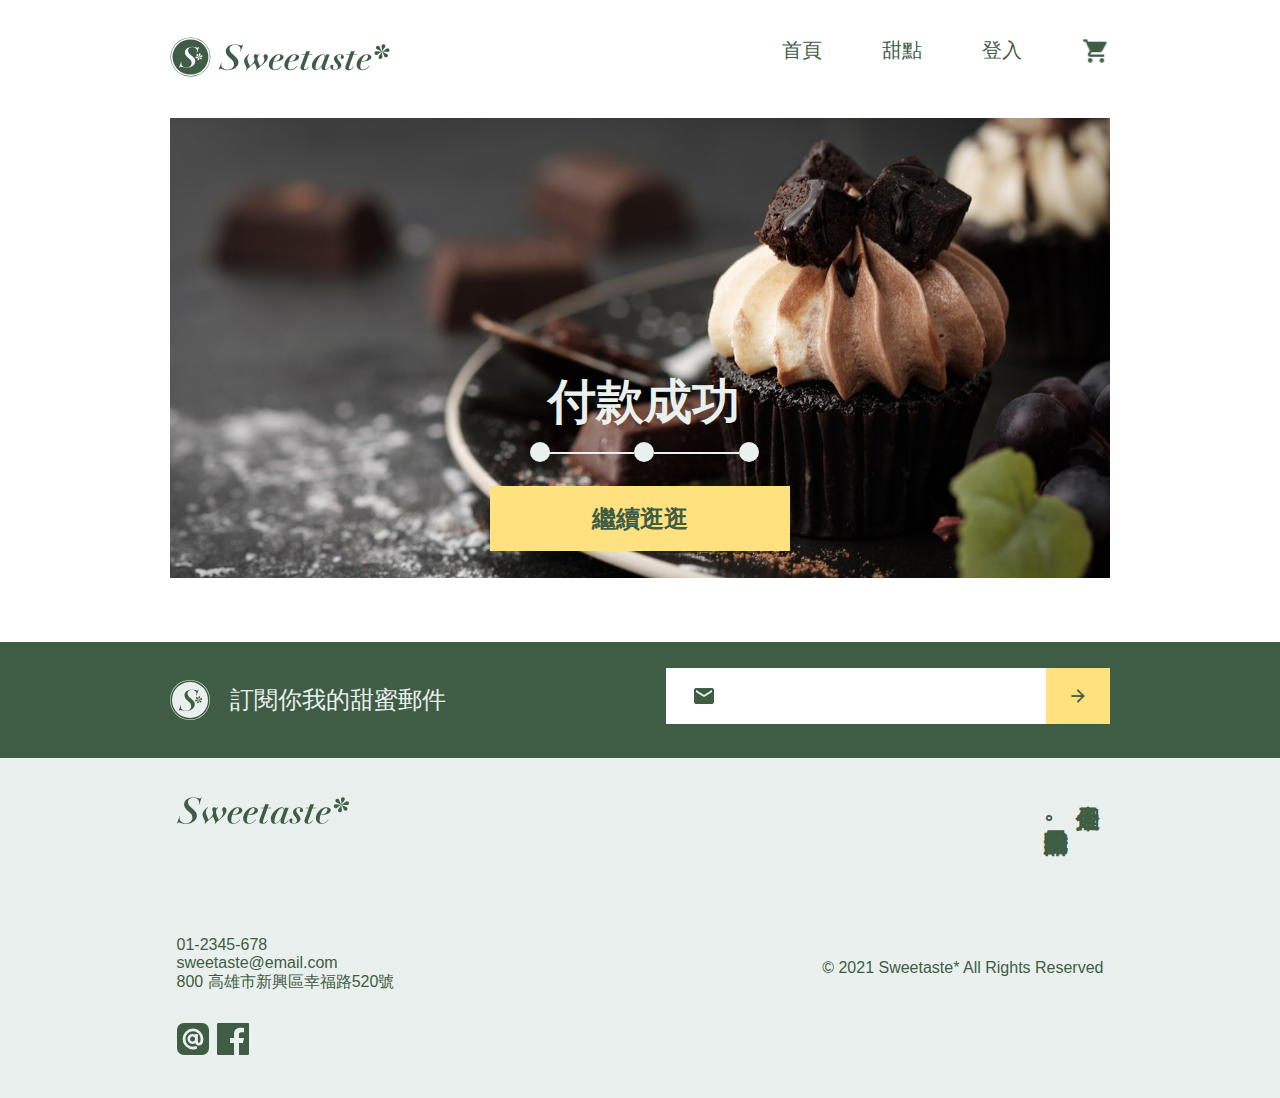
<file: checkout_success.html>
<!DOCTYPE html>
<html lang="en">

<head>
  <meta charset="UTF-8">
  <meta
    http-equiv="X-UA-Compatible"
    content="IE=edge"
  >
  <meta
    name="viewport"
    content="width=device-width, initial-scale=1.0"
  >
  <link
    rel="stylesheet"
    href="./scss/style.css"
  >
  <link
    rel="stylesheet"
    href="./scss/mobile.css"
  >
  <link
    rel='stylesheet'
    href='https://cdnjs.cloudflare.com/ajax/libs/font-awesome/5.9.0/css/all.css'
    integrity='sha512-vZWT27aGmde93huNyIV/K7YsydxaafHLynlJa/4aPy28/R1a/IxewUH4MWo7As5I33hpQ7JS24kwqy/ciIFgvg=='
    crossorigin='anonymous'
  />
  <link
    rel='stylesheet'
    href='https://cdnjs.cloudflare.com/ajax/libs/font-awesome/5.9.0/css/all.css'
    integrity='sha512-vZWT27aGmde93huNyIV/K7YsydxaafHLynlJa/4aPy28/R1a/IxewUH4MWo7As5I33hpQ7JS24kwqy/ciIFgvg=='
    crossorigin='anonymous'
  />
  <script
    src='https://cdnjs.cloudflare.com/ajax/libs/jquery/3.6.0/jquery.js'
    integrity='sha512-n/4gHW3atM3QqRcbCn6ewmpxcLAHGaDjpEBu4xZd47N0W2oQ+6q7oc3PXstrJYXcbNU1OHdQ1T7pAP+gi5Yu8g=='
    crossorigin='anonymous'
  ></script>
  <script src="./dessert.js"></script>
  <title>CheckOutSuccss</title>
</head>

<body>
  <div class="desktop">
    <div class="container">
      <div class="nav">
        <a href="">
          <img
            src="./img/logo-all-dark.svg"
            alt=""
            style="width: 220px;"
          >
        </a>
        <ul>
          <li><a href="https://allenw1991.github.io/dessertStore_reMaster/">首頁</a></li>
          <li><a href="https://allenw1991.github.io/dessertStore_reMaster/product.html">甜點</a></li>
          <li><a href="https://allenw1991.github.io/dessertStore_reMaster/login.html">登入</a></li>
          <li><a href="https://allenw1991.github.io/dessertStore_reMaster/cart.html">
              <img
                src="./img/shopping_cart.png"
                alt=""
              >
            </a>
          </li>
        </ul>
      </div>
      <div class="success">
        <img
          src='./img/success2.jpg'
          alt=""
        >
        <div class="sucessInfo">
          <div class="progress">
            <h1>付款成功</h1>
            <span><i class="fas fa-check"></i></span>
            <span><i class="fas fa-check"></i></span>
            <span><i class="fas fa-check"></i></span>
            <p id="keepShopping">繼續逛逛</p>
          </div>

        </div>
      </div>
    </div>
    <footer>
      <div class="mail">
        <div class="mailRight">
          <img
            src="./img/logo-light.svg"
            alt=""
          >
          <h4>
            訂閱你我的甜蜜郵件
          </h4>
        </div>
        <div class="search">
          <img
            src="./img/mail-24px.png"
            class="mailImg"
            alt=""
          >
          <input type="text">
          <div class="send">
            <img
              src="./img/arrow_forward-24px.png"
              class="arrowForward"
              alt=""
            >
          </div>
        </div>
      </div>
      <div class="contact">
        <div class="info">
          <img
            src='./img/logotype-lg-dark.svg'
            alt=""
          >
          <ul>
            <li>01-2345-678</li>
            <li>sweetaste@email.com</li>
            <li>800 高雄市新興區幸福路520號</li>
            <div class="icon">
              <img
                src="./img/ic-line@.svg"
                alt=""
              >
              <img
                src="./img/ic-facebook.svg"
                alt=""
              >
            </div>
          </ul>


        </div>
        <div class="slogan">
          <h4>
            今天是個｜<br>&emsp;吃甜點的好日子。
          </h4>
          <span>
            © 2021 Sweetaste* All Rights Reserved
          </span>
        </div>
      </div>
    </footer>
  </div>


  <div class="mobile">
    <div class="mobile-nav">
      <label for="menu-switch">
        <i
          class="fas fa-bars"
          id="menu"
        ></i>
      </label>
      <img
        src="./img/logo-all-dark.svg"
        alt=""
        class="mobile-logo"
      >
      <img
        src="./img/shopping_cart.png"
        alt="https://allenw1991.github.io/dessertStore_reMaster/cart.html"
        class="mobile-cart"
      >
    </div>
    <div class="mobile-container">
      <input
        type="checkbox"
        id="menu-switch"
      >
      <ul class="menu-inside">
        <li><a href="https://allenw1991.github.io/dessertStore_reMaster/">首頁</a></li>
        <li><a href="https://allenw1991.github.io/dessertStore_reMaster/product.html">甜點</a></li>
        <li><a href="https://allenw1991.github.io/dessertStore_reMaster/login.html">登入</a></li>
      </ul>
      <div class="mobile-success">
        <img
          src="./img/success.jfif"
          alt=""
        >
        <div class="mobile-success-text">
          <div class="mobile-success-progress">
            <span><i class="fas fa-check"></i></span>
            <span><i class="fas fa-check"></i></span>
            <span><i class="fas fa-check"></i></span>
          </div>
          <h1>付款成功</h1>
        </div>
      </div>
      <span class="mobile-success-keepshopping">繼續逛逛</span>
    </div>
    <footer class="mobile-footer">
      <div class="mobile-mail">
        <div class="mobile-mail-top">
          <img
            src="./img/logo-light.svg"
            alt=""
            class="mobile-footer-logo"
          >
          <span>訂閱你我的甜蜜郵件</span>
        </div>
        <div class="mobile-mail-input">
          <img
            src="./img/mail-24px.png"
            alt=""
          >
          <input type="text">
          <span>
            <img
              src="./img/arrow_forward-24px.png"
              alt=""
            >
          </span>
        </div>
      </div>
      <div class="mobile-contact">
        <img
          src="./img/logotype-lg-dark.svg"
          alt=""
        >
        <p>
          07-1234-5678<br>
          sweetaste@email.com<br>
          800 高雄市新興區幸福路 520 號
        </p>
        <div class="mobile-contact-social">
          <img
            src="./img/ic-line@.svg"
            alt=""
          >
          <img
            src="./img/ic-facebook.svg"
            alt=""
          >
        </div>
        <span>© 2018 Sweetaste* All Rights Reserved</span>

      </div>
    </footer>
  </div>


</body>

</html>
</file>
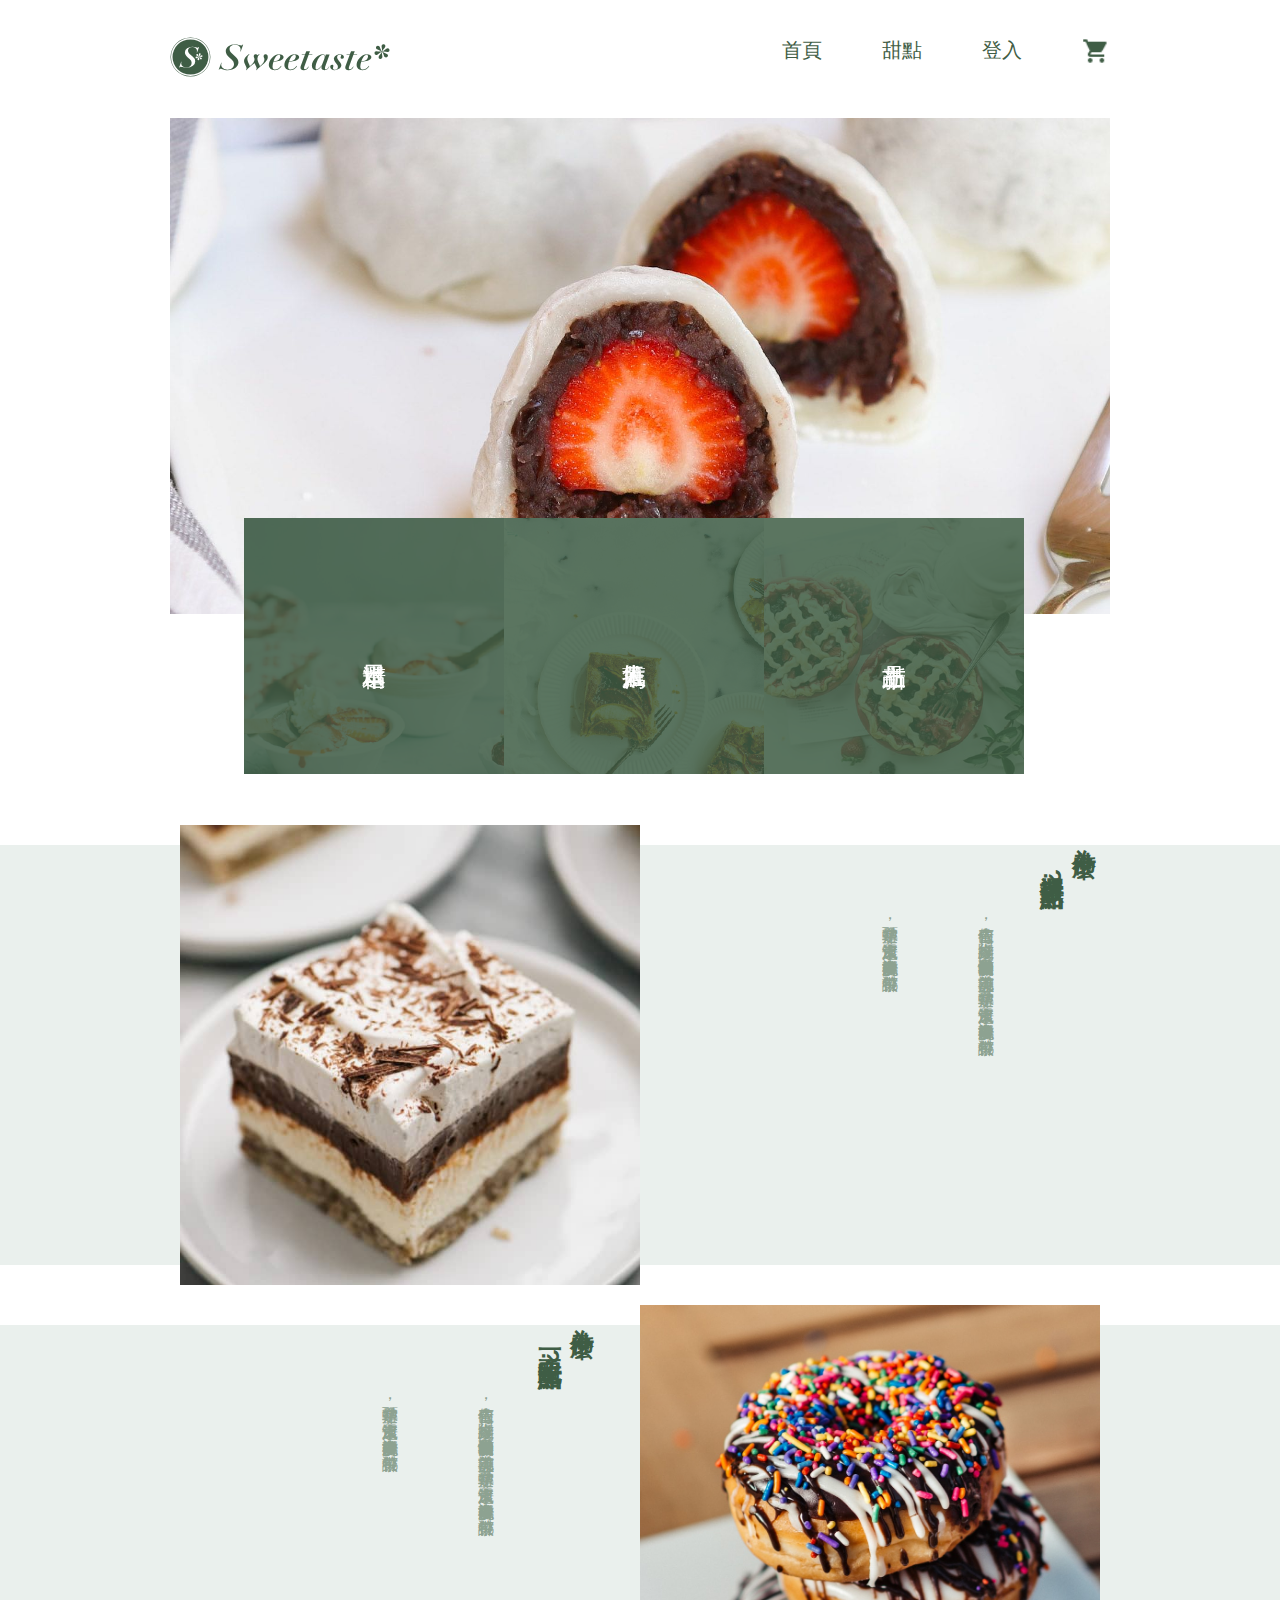
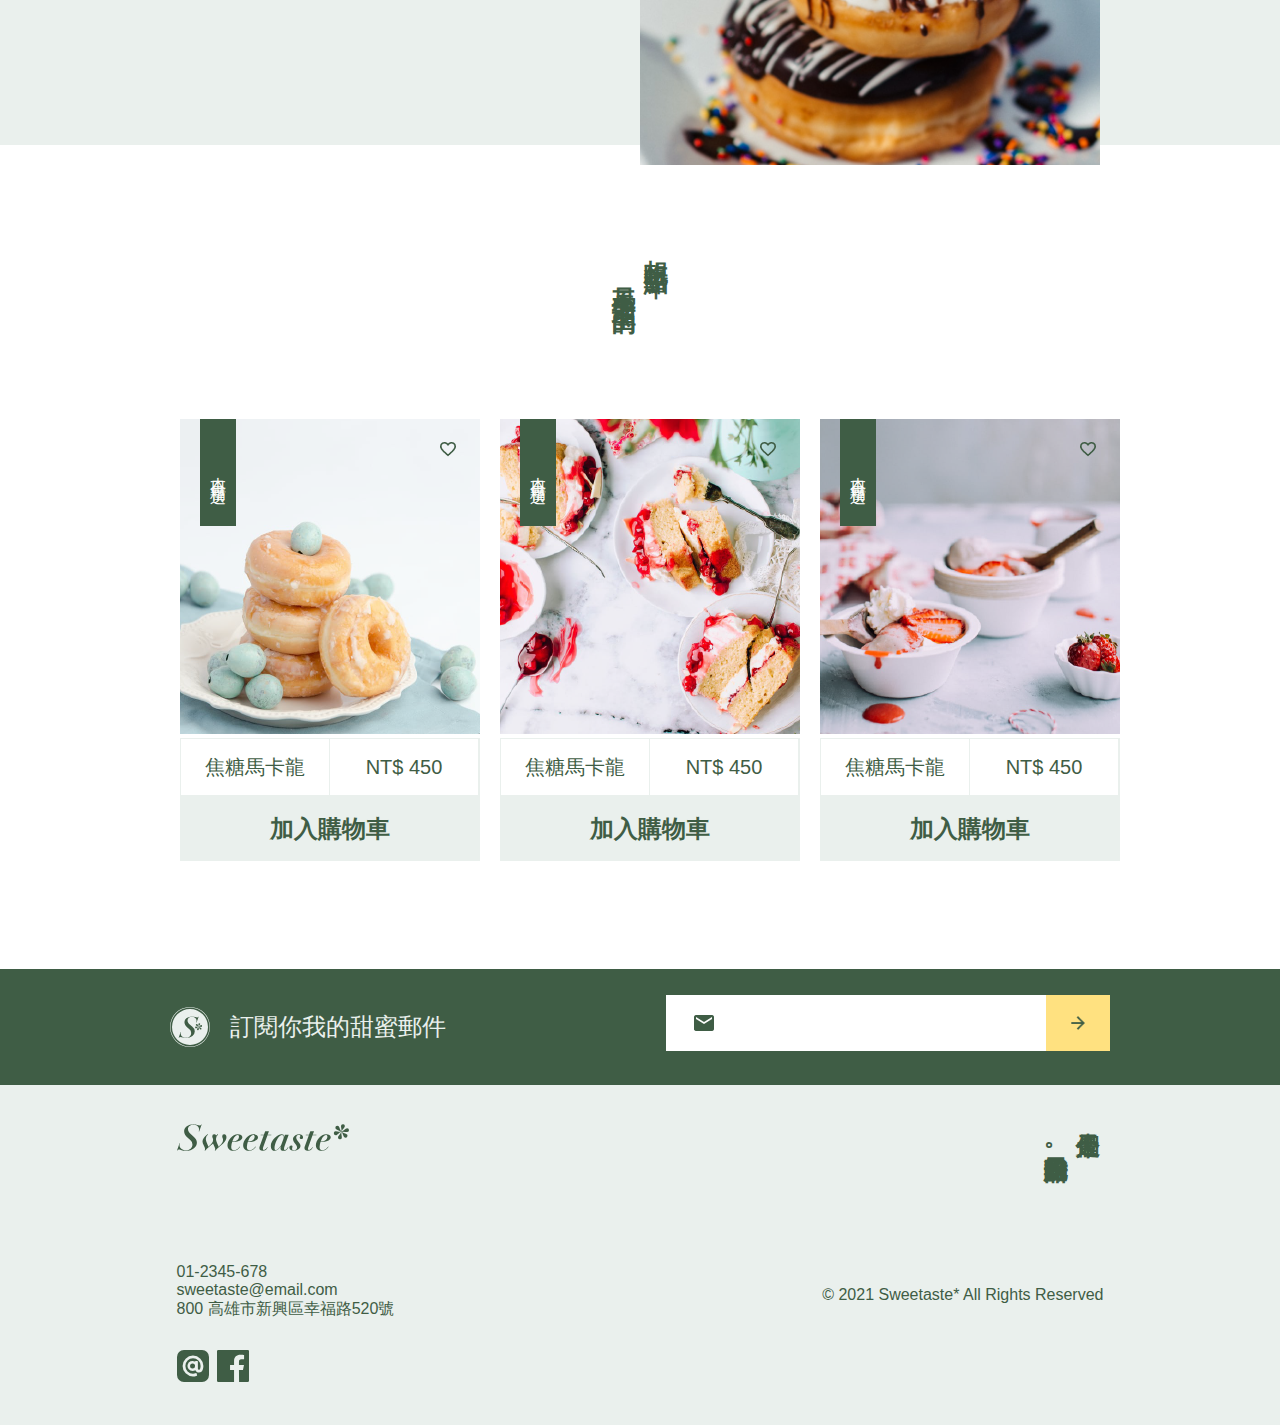
<file: home_page.html>
<!DOCTYPE html>
<html lang="en">

<head>
  <meta charset="UTF-8">
  <meta
    http-equiv="X-UA-Compatible"
    content="IE=edge"
  >
  <meta
    name="viewport"
    content="width=device-width, initial-scale=1.0"
  >
  <link
    rel="stylesheet"
    href="./scss/style.css"
  >
  <link
    rel="stylesheet"
    href="./scss/mobile.css"
  >
  <link
    rel='stylesheet'
    href='https://cdnjs.cloudflare.com/ajax/libs/font-awesome/5.9.0/css/all.css'
    integrity='sha512-vZWT27aGmde93huNyIV/K7YsydxaafHLynlJa/4aPy28/R1a/IxewUH4MWo7As5I33hpQ7JS24kwqy/ciIFgvg=='
    crossorigin='anonymous'
  />
  <script
    src='https://cdnjs.cloudflare.com/ajax/libs/jquery/3.6.0/jquery.js'
    integrity='sha512-n/4gHW3atM3QqRcbCn6ewmpxcLAHGaDjpEBu4xZd47N0W2oQ+6q7oc3PXstrJYXcbNU1OHdQ1T7pAP+gi5Yu8g=='
    crossorigin='anonymous'
  ></script>
  <script src="./dessert.js"></script>
  <title>Sweetaste</title>
</head>

<body>
  <div class="container desktop-show">
    <div class="nav">
      <i class="fas fa-bars"></i>
      <a href="">
        <img
          src="./img/logotype-lg-dark.svg"
          alt=""
          class="mobile"
        >
        <img
          src="./img/logo-all-dark.svg"
          alt=""
          class="desktop"
        >
      </a>
      <ul>
        <li><a href="">首頁</a></li>
        <li><a href="">甜點</a></li>
        <li><a href="">登入</a></li>
        <li><a href="">
            <img
              src="./img/shopping_cart.png"
              alt=""
            >
          </a>
        </li>
      </ul>
    </div>
    <div class="wrap">
      <div class="main">
        <img
          src='./img/1.jpeg'
          alt=""
        >
        <ul class="main_cards">
          <li style="background: url(./img/p-6.png);">
            <a href="">本日精選</a>
          </li>
          <li style="background: url(./img/p-4.png);">
            <a href="">人氣推薦</a>
          </li>
          <li style="background: url(./img/p-3.png);">
            <a href="">新品上市</a>
          </li>
        </ul>

      </div>
    </div>
  </div>
  <div class="intro desktop-show">
    <div class="card">
      <div class="pic-left">
        <img
          src='./img/2.jpg'
          alt=""
          style="width: 460px;height: 460px;object-fit: cover;"
        >
        <div class="content">
          <h2>&emsp;為什麼｜<br>&emsp;&emsp;選擇做了甜點?</h2>
          <p>青山依舊在，幾度夕陽紅。慣看秋月春一壺酌酒喜相逢，浪花淘盡英雄。是非轉頭空，滾滾長江東逝水，白髮漁樵江古今多少事，都付笑談中。<br><br>
            是非轉頭空，滾滾長江東逝水，白髮漁樵江古今多少事，都付笑談中。</p>
        </div>
      </div>
    </div>
    <div class="card">
      <div class=" pic-right">
        <img
          src='./img/3.jpg'
          alt=""
          style="width: 460px;height: 460px;object-fit: cover;"
        >
        <div class="content">
          <h2>&emsp;為什麼｜<br>&emsp;&emsp;一定要吃甜點?</h2>
          <p>青山依舊在，幾度夕陽紅。慣看秋月春一壺酌酒喜相逢，浪花淘盡英雄。是非轉頭空，滾滾長江東逝水，白髮漁樵江古今多少事，都付笑談中。<br><br>
            是非轉頭空，滾滾長江東逝水，白髮漁樵江古今多少事，都付笑談中。</p>
        </div>
      </div>
    </div>
    <div class="text">
      <h2>想吃甜點｜<br>&emsp;是不需要理由的。</h2>
    </div>
    <div class="productsList">
      <ul>
        <li>
          <a href="">
            <div class="productCardTop">
              <span>本日精選</span>
              <img
                src="./img/favorite_border.png"
                alt=""
              >
            </div>
            <img
              src='./img/p-2.png'
              alt=""
            >
          </a>
          <div class="productTitle">
            <span>焦糖馬卡龍</span>
            <span>NT$ 450</span>
          </div>
          <a href=""><span>加入購物車</span></a>
        </li>
        <li>
          <a href="">
            <div class="productCardTop">
              <span>本日精選</span>
              <img
                src="./img/favorite_border.png"
                alt=""
              >
            </div>
            <img
              src='./img/p-5.png'
              alt=""
            >
          </a>
          <div class="productTitle">
            <span>焦糖馬卡龍</span>
            <span>NT$ 450</span>
          </div>
          <a href=""><span>加入購物車</span></a>
        </li>
        <li>
          <a href="">
            <div class="productCardTop">
              <span>本日精選</span>
              <img
                src="./img/favorite_border.png"
                alt=""
              >
            </div> <img
              src='./img/p-6.png'
              alt=""
            >
          </a>
          <div class="productTitle">
            <span>焦糖馬卡龍</span>
            <span>NT$ 450</span>
          </div>
          <a href=""><span>加入購物車</span></a>
        </li>
      </ul>
    </div>
  </div>
  <footer class="desktop-show">
    <div class="mail">
      <div class="mailRight">
        <img
          src="./img/logo-light.svg"
          alt=""
        >
        <h4>
          訂閱你我的甜蜜郵件
        </h4>
      </div>
      <div class="search">
        <img
          src="./img/mail-24px.png"
          class="mailImg"
          alt=""
        >
        <input type="text">
        <div class="send">
          <img
            src="./img/arrow_forward-24px.png"
            class="arrowForward"
            alt=""
          >
        </div>
      </div>
    </div>
    <div class="contact">
      <div class="info">
        <img
          src='./img/logotype-lg-dark.svg'
          alt=""
        >
        <ul>
          <li>01-2345-678</li>
          <li>sweetaste@email.com</li>
          <li>800 高雄市新興區幸福路520號</li>
          <div class="icon">
            <img
              src="./img/ic-line@.svg"
              alt=""
            >
            <img
              src="./img/ic-facebook.svg"
              alt=""
            >
          </div>
        </ul>
      </div>
      <div class="slogan">
        <h4>
          今天是個｜<br>&emsp;吃甜點的好日子。
        </h4>
        <span>
          © 2021 Sweetaste* All Rights Reserved
        </span>
      </div>
    </div>
  </footer>


  <div class="mobile">
    <div class="mobile-nav">
      <i
        class="fas fa-bars"
        id="menu"
      ></i>
      <ul class="menu-inside">
        <li>首頁</li>
        <li>甜點</li>
        <li>登入</li>
      </ul>
      <img
        src="./img/logo-all-dark.svg"
        alt=""
        class="mobile-logo"
      >
      <img
        src="./img/shopping_cart.png"
        alt=""
        class="mobile-cart"
      >
    </div>
    <div class="mobile-container">
      <img
        src="./img/1.jpeg"
        alt=""
        class="mobile-main-pic"
      >
      <ul class="mobile-cards">
        <li class="mobile-card"><a href="">本日精選</a></li>
        <li class="mobile-card"><a href="">人氣推薦</a></li>
        <li class="mobile-card"><a href="">新品上市</a></li>
      </ul>
      <div class="mobile-intro">
        <ul class="mobile-intro-cards">
          <h1><span> 為什麼</span><br>選擇了做甜點?</h1>
          <li><img
              src="./img/2.jpg"
              alt=""
            >
            <p>青山依舊在，幾度夕陽紅。慣看秋月春風。一壺濁酒喜相逢，浪花淘盡英雄。是非成敗轉頭空，滾滾長江東逝水，白髮漁樵江渚上，古今多少事，都付笑談中。
              <br>
              <br>
              是非成敗轉頭空，青山依舊在，幾度夕陽紅。白髮漁樵江渚上，古今多少事，都付笑談中。
            </p>
          </li>
          <h1><span> 為什麼</span><br>一定要吃甜點?</h1>
          <li>
            <img
              src="./img/3.jpg"
              alt=""
            >
            <p>青山依舊在，幾度夕陽紅。慣看秋月春風。一壺濁酒喜相逢，浪花淘盡英雄。是非成敗轉頭空，滾滾長江東逝水，白髮漁樵江渚上，古今多少事，都付笑談中。
              <br>
              <br>
              是非成敗轉頭空，青山依舊在，幾度夕陽紅。白髮漁樵江渚上，古今多少事，都付笑談中。
            </p>
          </li>
          <h1 class="mobile-slogan-end"><span>想吃甜點</span><br>是不需要理由的。</h1>
        </ul>
      </div>
      <div class="mobile-fav-list">
        <ul>
          <li>
            <div class="mobile-fav"> <span>本日精選</span><img
                src="./img/favorite_border.png"
                alt=""
              ></div>
            <img
              src="./img/p-2.png"
              alt=""
            >
            <p>
              <span>焦糖瑪卡龍</span>
              <span>NT$ 450</span>
              <span>加入購物車</span>
            </p>
          </li>
          <li>
            <div class="mobile-fav"> <span>本日精選</span><img
                src="./img/favorite_border.png"
                alt=""
              ></div>
            <img
              src="./img/p-5.png"
              alt=""
            >
            <p>
              <span>焦糖瑪卡龍</span>
              <span>NT$ 450</span>
              <span>加入購物車</span>
            </p>
          </li>
          <li>
            <div class="mobile-fav"> <span>本日精選</span><img
                src="./img/favorite_border.png"
                alt=""
              ></div>
            <img
              src="./img/p-6.png"
              alt=""
            >
            <p>
              <span>焦糖瑪卡龍</span>
              <span>NT$ 450</span>
              <span>加入購物車</span>
            </p>
          </li>

        </ul>
      </div>
    </div>
    <footer class="mobile-footer">
      <div class="mobile-mail">
        <div class="mobile-mail-top">
          <img
            src="./img/logo-light.svg"
            alt=""
            class="mobile-footer-logo"
          >
          <span>訂閱你我的甜蜜郵件</span>
        </div>
        <div class="mobile-mail-input">
          <img
            src="./img/mail-24px.png"
            alt=""
          >
          <input type="text">
          <span>
            <img
              src="./img/arrow_forward-24px.png"
              alt=""
            >
          </span>
        </div>
      </div>
      <div class="mobile-contact">
        <img
          src="./img/logotype-lg-dark.svg"
          alt=""
        >
        <p>
          07-1234-5678<br>
          sweetaste@email.com<br>
          800 高雄市新興區幸福路 520 號
        </p>
        <div class="mobile-contact-social">
          <img
            src="./img/ic-line@.svg"
            alt=""
          >
          <img
            src="./img/ic-facebook.svg"
            alt=""
          >
        </div>
        <span>© 2018 Sweetaste* All Rights Reserved</span>

      </div>
    </footer>
  </div>
</body>

</html>
</file>
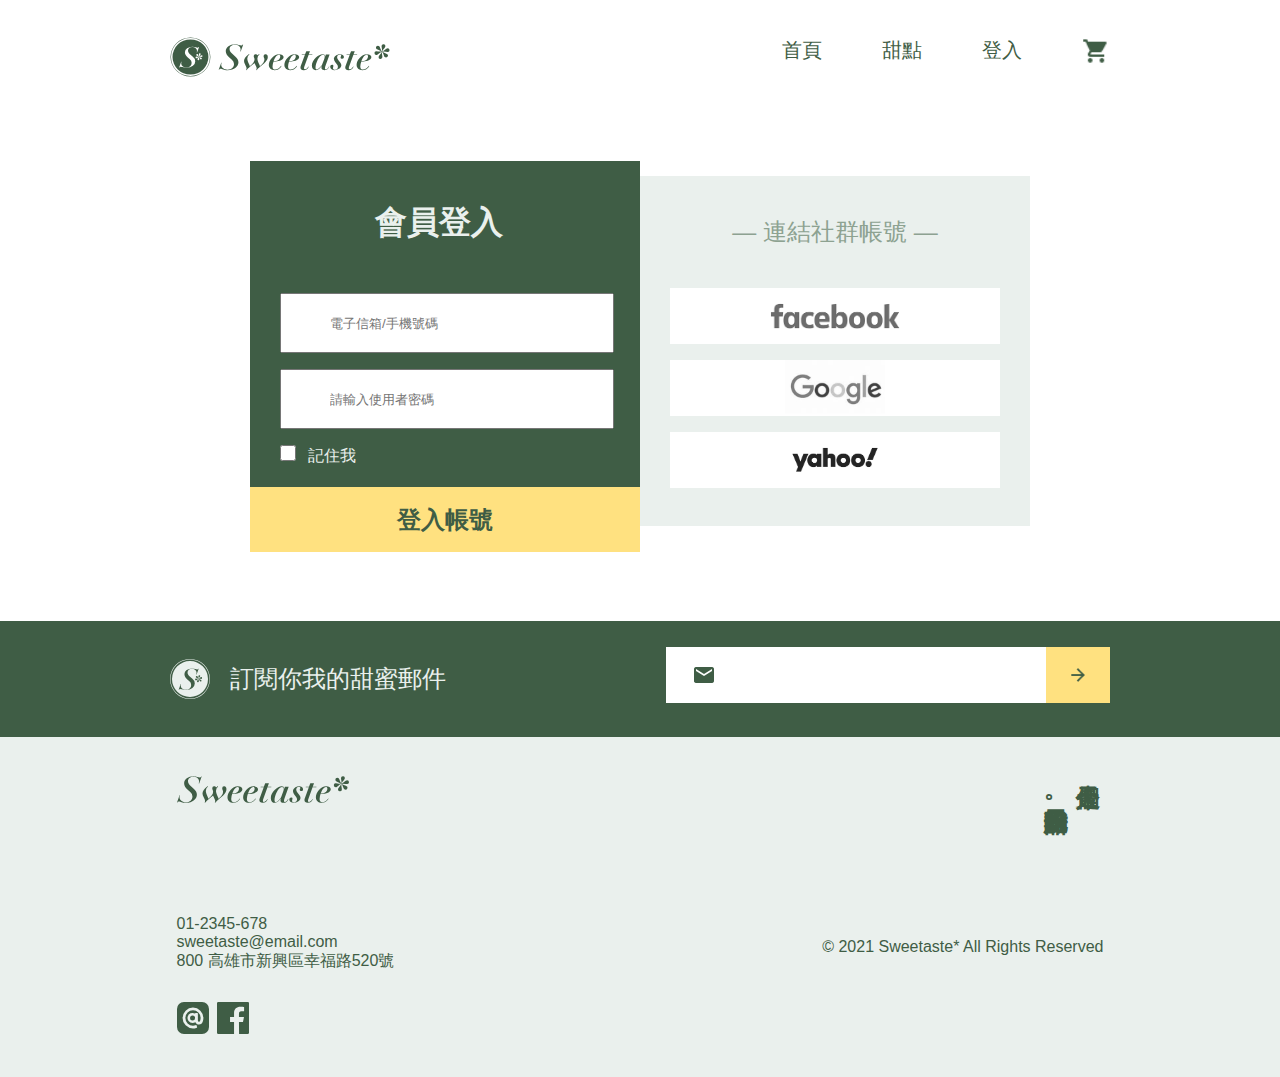
<file: login.html>
<!DOCTYPE html>
<html lang="en">

<head>
  <meta charset="UTF-8">
  <meta
    http-equiv="X-UA-Compatible"
    content="IE=edge"
  >
  <meta
    name="viewport"
    content="width=device-width, initial-scale=1.0"
  >
  <link
    rel="stylesheet"
    href="./scss/style.css"
  >
  <link
    rel="stylesheet"
    href="./scss/mobile.css"
  >
  <link
    rel='stylesheet'
    href='https://cdnjs.cloudflare.com/ajax/libs/font-awesome/5.9.0/css/all.css'
    integrity='sha512-vZWT27aGmde93huNyIV/K7YsydxaafHLynlJa/4aPy28/R1a/IxewUH4MWo7As5I33hpQ7JS24kwqy/ciIFgvg=='
    crossorigin='anonymous'
  />
  <link
    rel='stylesheet'
    href='https://cdnjs.cloudflare.com/ajax/libs/font-awesome/5.9.0/css/all.css'
    integrity='sha512-vZWT27aGmde93huNyIV/K7YsydxaafHLynlJa/4aPy28/R1a/IxewUH4MWo7As5I33hpQ7JS24kwqy/ciIFgvg=='
    crossorigin='anonymous'
  />
  <title>Login</title>
</head>

<body>
  <div class="desktop">
    <div class="container">
      <div class="nav">
        <a href="">
          <img
            src="./img/logo-all-dark.svg"
            alt=""
            style="width: 220px;"
          >
        </a>
        <ul>
          <li><a href="https://allenw1991.github.io/dessertStore_reMaster/">首頁</a></li>
          <li><a href="https://allenw1991.github.io/dessertStore_reMaster/product.html">甜點</a></li>
          <li><a href="https://allenw1991.github.io/dessertStore_reMaster/login.html">登入</a></li>
          <li><a href="https://allenw1991.github.io/dessertStore_reMaster/cart.html">
              <img
                src="./img/shopping_cart.png"
                alt=""
              >
            </a>
          </li>
        </ul>
      </div>
      <div class="member">
        <div class="login">
          <h1>會員登入</h1>
          <ul>
            <li>
              <i class="fas fa-user-friends"></i>
              <input
                type="text"
                placeholder="電子信箱/手機號碼"
              >
            </li>
            <li>
              <i class="fas fa-key"></i>
              <input
                type="password"
                placeholder="請輸入使用者密碼"
              >
            </li>
            <input type="checkbox">
            <span>記住我</span>
          </ul>
          <span>登入帳號</span>
        </div>
        <div class="community">
          <div class="communityInside">
            <span>— 連結社群帳號 —</span>
            <ul>
              <li><a href=""><img
                    src="./img/fb.png"
                    alt=""
                  > </a></li>
              <li><a href=""><img
                    src="./img/google.jpg"
                    alt=""
                  > </a></li>
              <li><a href=""><img
                    src="./img/yahoo.png"
                    alt=""
                  > </a></li>
            </ul>
          </div>
        </div>
      </div>
    </div>
    <footer>
      <div class="mail">
        <div class="mailRight">
          <img
            src="./img/logo-light.svg"
            alt=""
          >
          <h4>
            訂閱你我的甜蜜郵件
          </h4>
        </div>
        <div class="search">
          <img
            src="./img/mail-24px.png"
            class="mailImg"
            alt=""
          >
          <input type="text">
          <div class="send">
            <img
              src="./img/arrow_forward-24px.png"
              class="arrowForward"
              alt=""
            >
          </div>
        </div>
      </div>
      <div class="contact">
        <div class="info">
          <img
            src='./img/logotype-lg-dark.svg'
            alt=""
          >
          <ul>
            <li>01-2345-678</li>
            <li>sweetaste@email.com</li>
            <li>800 高雄市新興區幸福路520號</li>
            <div class="icon">
              <img
                src="./img/ic-line@.svg"
                alt=""
              >
              <img
                src="./img/ic-facebook.svg"
                alt=""
              >
            </div>
          </ul>


        </div>
        <div class="slogan">
          <h4>
            今天是個｜<br>&emsp;吃甜點的好日子。
          </h4>
          <span>
            © 2021 Sweetaste* All Rights Reserved
          </span>
        </div>
      </div>
    </footer>
  </div>



  <div class="mobile">
    <div class="mobile-nav">
      <label for="menu-switch">
        <i
          class="fas fa-bars"
          id="menu"
        ></i>
      </label>
      <img
        src="./img/logo-all-dark.svg"
        alt=""
        class="mobile-logo"
      >
      <img
        src="./img/shopping_cart.png"
        alt="https://allenw1991.github.io/dessertStore_reMaster/cart.html"
        class="mobile-cart"
      >
    </div>
    <div class="mobile-container">
      <input
        type="checkbox"
        id="menu-switch"
      >
      <ul class="menu-inside">
        <li><a href="https://allenw1991.github.io/dessertStore_reMaster/">首頁</a></li>
        <li><a href="https://allenw1991.github.io/dessertStore_reMaster/product.html">甜點</a></li>
        <li><a href="https://allenw1991.github.io/dessertStore_reMaster/login.html">登入</a></li>
      </ul>
      <div class="mobile-login">
        <h1>會員登入</h1>
        <div class="login-way">
          <span><img
              src="./img/fb.png"
              alt=""
            ></span><span><img
              src="./img/google.jpg"
              alt=""
            ></span><span><img
              src="./img/yahoo.png"
              alt=""
            ></span>
        </div>
        <div class="mobile-login-info">
          <i class="fas fa-user-friends mobile-member"></i>
          <input
            type="text"
            placeholder="電子信箱/手機號碼"
          >
          <i class="fas fa-unlock-alt mobile-pd"></i>
          <input
            type="text"
            placeholder="請輸入使用者密碼"
          >
          <input
            type="checkbox"
            name=""
            id=""
            class="mobile-remember"
          >記住我
        </div>
        <span class="mobile-login-button">登入帳號</span>
      </div>
    </div>
    <footer class="mobile-footer">
      <div class="mobile-mail">
        <div class="mobile-mail-top">
          <img
            src="./img/logo-light.svg"
            alt=""
            class="mobile-footer-logo"
          >
          <span>訂閱你我的甜蜜郵件</span>
        </div>
        <div class="mobile-mail-input">
          <img
            src="./img/mail-24px.png"
            alt=""
          >
          <input type="text">
          <span>
            <img
              src="./img/arrow_forward-24px.png"
              alt=""
            >
          </span>
        </div>
      </div>
      <div class="mobile-contact">
        <img
          src="./img/logotype-lg-dark.svg"
          alt=""
        >
        <p>
          07-1234-5678<br>
          sweetaste@email.com<br>
          800 高雄市新興區幸福路 520 號
        </p>
        <div class="mobile-contact-social">
          <img
            src="./img/ic-line@.svg"
            alt=""
          >
          <img
            src="./img/ic-facebook.svg"
            alt=""
          >
        </div>
        <span>© 2018 Sweetaste* All Rights Reserved</span>

      </div>
    </footer>
  </div>


</body>

</html>
</file>
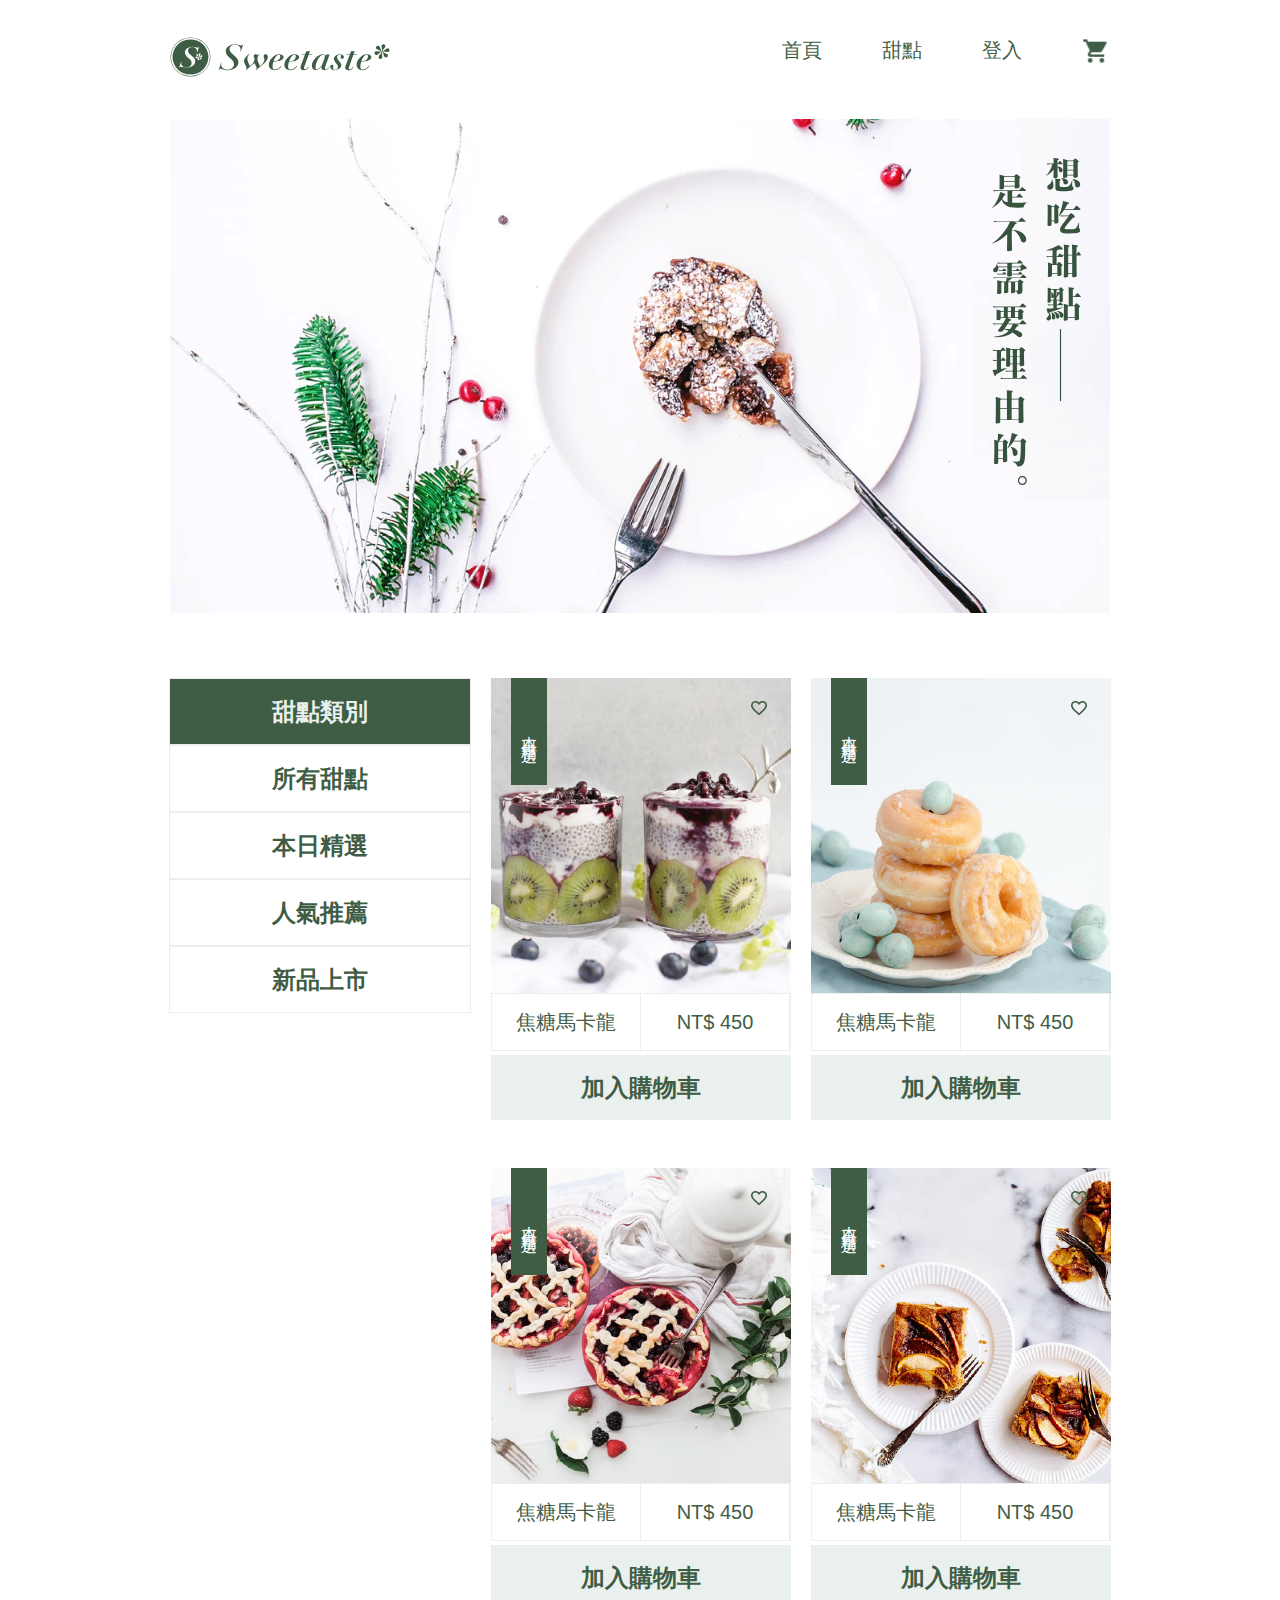
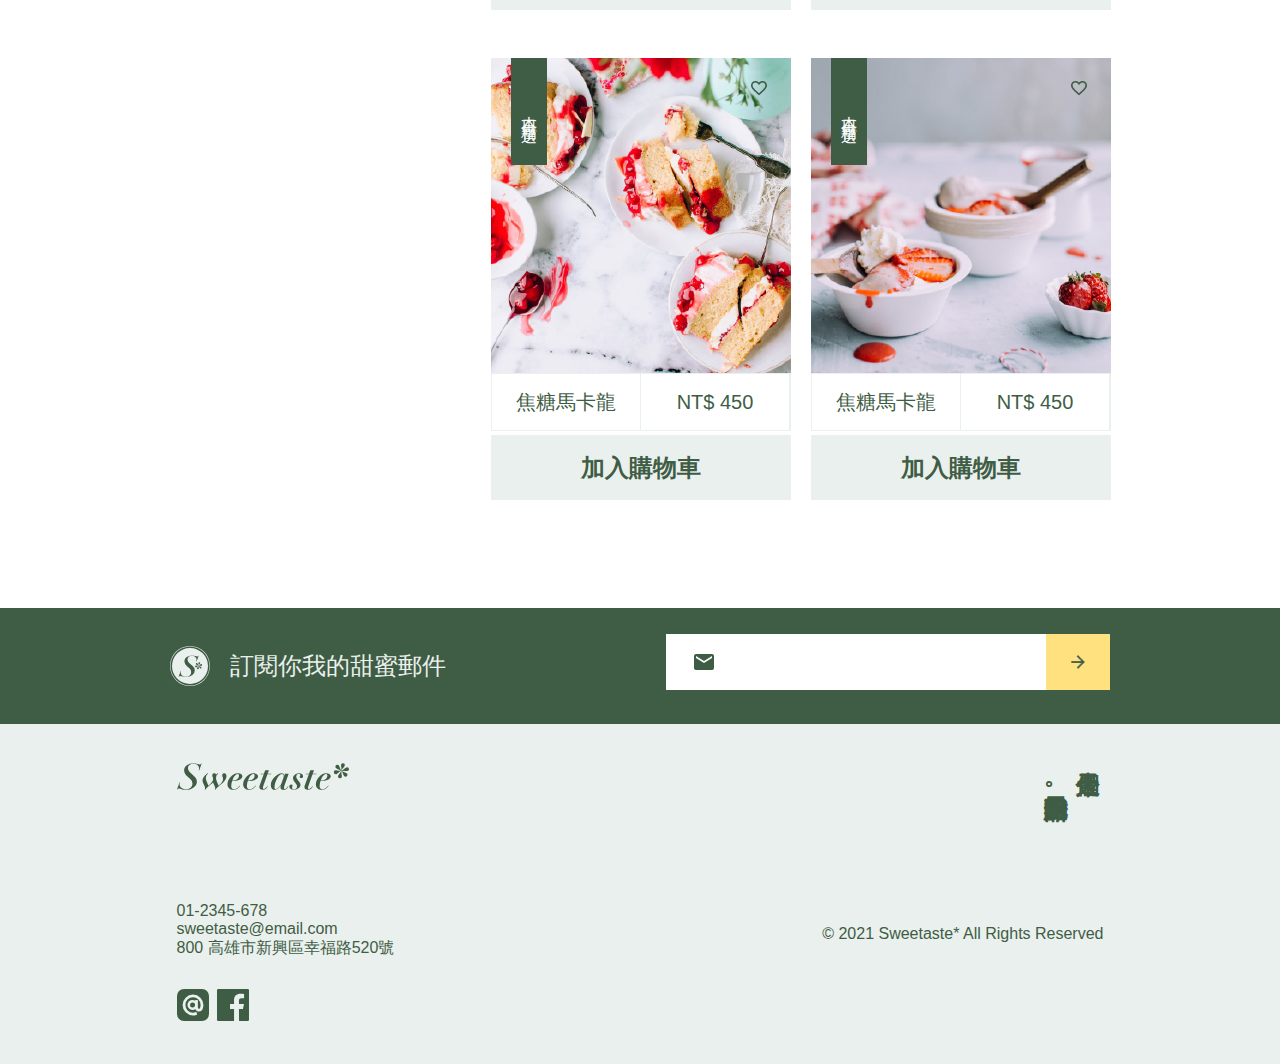
<file: mobile_prototype.html>
<!DOCTYPE html>
<html lang="en">

<head>
  <meta charset="UTF-8">
  <meta
    http-equiv="X-UA-Compatible"
    content="IE=edge"
  >
  <meta
    name="viewport"
    content="width=device-width, initial-scale=1.0"
  >
  <link
    rel="stylesheet"
    href="./scss/style.css"
  >
  <link
    rel="stylesheet"
    href="./scss/mobile.css"
  >
  <link
    rel='stylesheet'
    href='https://cdnjs.cloudflare.com/ajax/libs/font-awesome/5.9.0/css/all.css'
    integrity='sha512-vZWT27aGmde93huNyIV/K7YsydxaafHLynlJa/4aPy28/R1a/IxewUH4MWo7As5I33hpQ7JS24kwqy/ciIFgvg=='
    crossorigin='anonymous'
  />
  <title>手機原版</title>
</head>

<body>
  <div class="desktop">
    <div class="container">
      <div class="nav">
        <a href="">
          <img
            src="./img/logo-all-dark.svg"
            alt=""
            style="width: 220px;"
          >
        </a>
        <ul>
          <li><a href="">首頁</a></li>
          <li><a href="">甜點</a></li>
          <li><a href="">登入</a></li>
          <li><a href="">
              <img
                src="./img/shopping_cart.png"
                alt=""
              >
            </a>
          </li>
        </ul>
      </div>
      <div class="wrap">
        <div class="main">
          <img
            src='./img/banner.png'
            alt=""
            style="width: 940px;height: 496px;object-fit: cover;"
          >
        </div>
      </div>
    </div>
    <div class="intro introProduct">
      <div class="class">
        <ul>
          <li>
            <h2>甜點類別</h2>
          </li>
          <li>
            <h2>所有甜點</h2>
          </li>
          <li>
            <h2>本日精選</h2>
          </li>
          <li>
            <h2>人氣推薦</h2>
          </li>
          <li>
            <h2>新品上市</h2>
          </li>
        </ul>
      </div>
      <div class="productsList">
        <ul>
          <li>
            <a href="">
              <div class="productCardTop">
                <span>本日精選</span>
                <img
                  src="./img/favorite_border.png"
                  alt=""
                >
              </div>
              <img
                src='./img/p-1.png'
                alt=""
              >
            </a>
            <div class="productTitle">
              <span>焦糖馬卡龍</span>
              <span>NT$ 450</span>
            </div>
            <a href=""><span>加入購物車</span></a>
          </li>
          <li>
            <a href="">
              <div class="productCardTop">
                <span>本日精選</span>
                <img
                  src="./img/favorite_border.png"
                  alt=""
                >
              </div>
              <img
                src='./img/p-2.png'
                alt=""
              >
            </a>
            <div class="productTitle">
              <span>焦糖馬卡龍</span>
              <span>NT$ 450</span>
            </div>
            <a href=""><span>加入購物車</span></a>
          </li>
          <li>
            <a href="">
              <div class="productCardTop">
                <span>本日精選</span>
                <img
                  src="./img/favorite_border.png"
                  alt=""
                >
              </div> <img
                src='./img/p-3.png'
                alt=""
              >
            </a>
            <div class="productTitle">
              <span>焦糖馬卡龍</span>
              <span>NT$ 450</span>
            </div>
            <a href=""><span>加入購物車</span></a>
          </li>
          <li>
            <a href="">
              <div class="productCardTop">
                <span>本日精選</span>
                <img
                  src="./img/favorite_border.png"
                  alt=""
                >
              </div> <img
                src='./img/p-4.png'
                alt=""
              >
            </a>
            <div class="productTitle">
              <span>焦糖馬卡龍</span>
              <span>NT$ 450</span>
            </div>
            <a href=""><span>加入購物車</span></a>
          </li>
          <li>
            <a href="">
              <div class="productCardTop">
                <span>本日精選</span>
                <img
                  src="./img/favorite_border.png"
                  alt=""
                >
              </div> <img
                src='./img/p-5.png'
                alt=""
              >
            </a>
            <div class="productTitle">
              <span>焦糖馬卡龍</span>
              <span>NT$ 450</span>
            </div>
            <a href=""><span>加入購物車</span></a>
          </li>
          <li>
            <a href="">
              <div class="productCardTop">
                <span>本日精選</span>
                <img
                  src="./img/favorite_border.png"
                  alt=""
                >
              </div> <img
                src='./img/p-6.png'
                alt=""
              >
            </a>
            <div class="productTitle">
              <span>焦糖馬卡龍</span>
              <span>NT$ 450</span>
            </div>
            <a href=""><span>加入購物車</span></a>
          </li>
        </ul>
      </div>
    </div>
    <footer>
      <div class="mail">
        <div class="mailRight">
          <img
            src="./img/logo-light.svg"
            alt=""
          >
          <h4>
            訂閱你我的甜蜜郵件
          </h4>
        </div>
        <div class="search">
          <img
            src="./img/mail-24px.png"
            class="mailImg"
            alt=""
          >
          <input type="text">
          <div class="send">
            <img
              src="./img/arrow_forward-24px.png"
              class="arrowForward"
              alt=""
            >
          </div>
        </div>
      </div>
      <div class="contact">
        <div class="info">
          <img
            src='./img/logotype-lg-dark.svg'
            alt=""
          >
          <ul>
            <li>01-2345-678</li>
            <li>sweetaste@email.com</li>
            <li>800 高雄市新興區幸福路520號</li>
            <div class="icon">
              <img
                src="./img/ic-line@.svg"
                alt=""
              >
              <img
                src="./img/ic-facebook.svg"
                alt=""
              >
            </div>
          </ul>


        </div>
        <div class="slogan">
          <h4>
            今天是個｜<br>&emsp;吃甜點的好日子。
          </h4>
          <span>
            © 2021 Sweetaste* All Rights Reserved
          </span>
        </div>
      </div>
    </footer>
  </div>

  <div class="mobile">
    <div class="mobile-nav">
      <i
        class="fas fa-bars"
        id="menu"
      ></i>
      <ul class="menu-inside">
        <li>首頁</li>
        <li>甜點</li>
        <li>登入</li>
      </ul>
      <img
        src="./img/logo-all-dark.svg"
        alt=""
        class="mobile-logo"
      >
      <img
        src="./img/shopping_cart.png"
        alt=""
        class="mobile-cart"
      >
    </div>
    <div class="mobile-container">

    </div>
    <footer class="mobile-footer">
      <div class="mobile-mail">
        <div class="mobile-mail-top">
          <img
            src="./img/logo-light.svg"
            alt=""
            class="mobile-footer-logo"
          >
          <span>訂閱你我的甜蜜郵件</span>
        </div>
        <div class="mobile-mail-input">
          <img
            src="./img/mail-24px.png"
            alt=""
          >
          <input type="text">
          <span>
            <img
              src="./img/arrow_forward-24px.png"
              alt=""
            >
          </span>
        </div>
      </div>
      <div class="mobile-contact">
        <img
          src="./img/logotype-lg-dark.svg"
          alt=""
        >
        <p>
          07-1234-5678<br>
          sweetaste@email.com<br>
          800 高雄市新興區幸福路 520 號
        </p>
        <div class="mobile-contact-social">
          <img
            src="./img/ic-line@.svg"
            alt=""
          >
          <img
            src="./img/ic-facebook.svg"
            alt=""
          >
        </div>
        <span>© 2018 Sweetaste* All Rights Reserved</span>

      </div>
    </footer>
  </div>
</body>

</html>
</file>
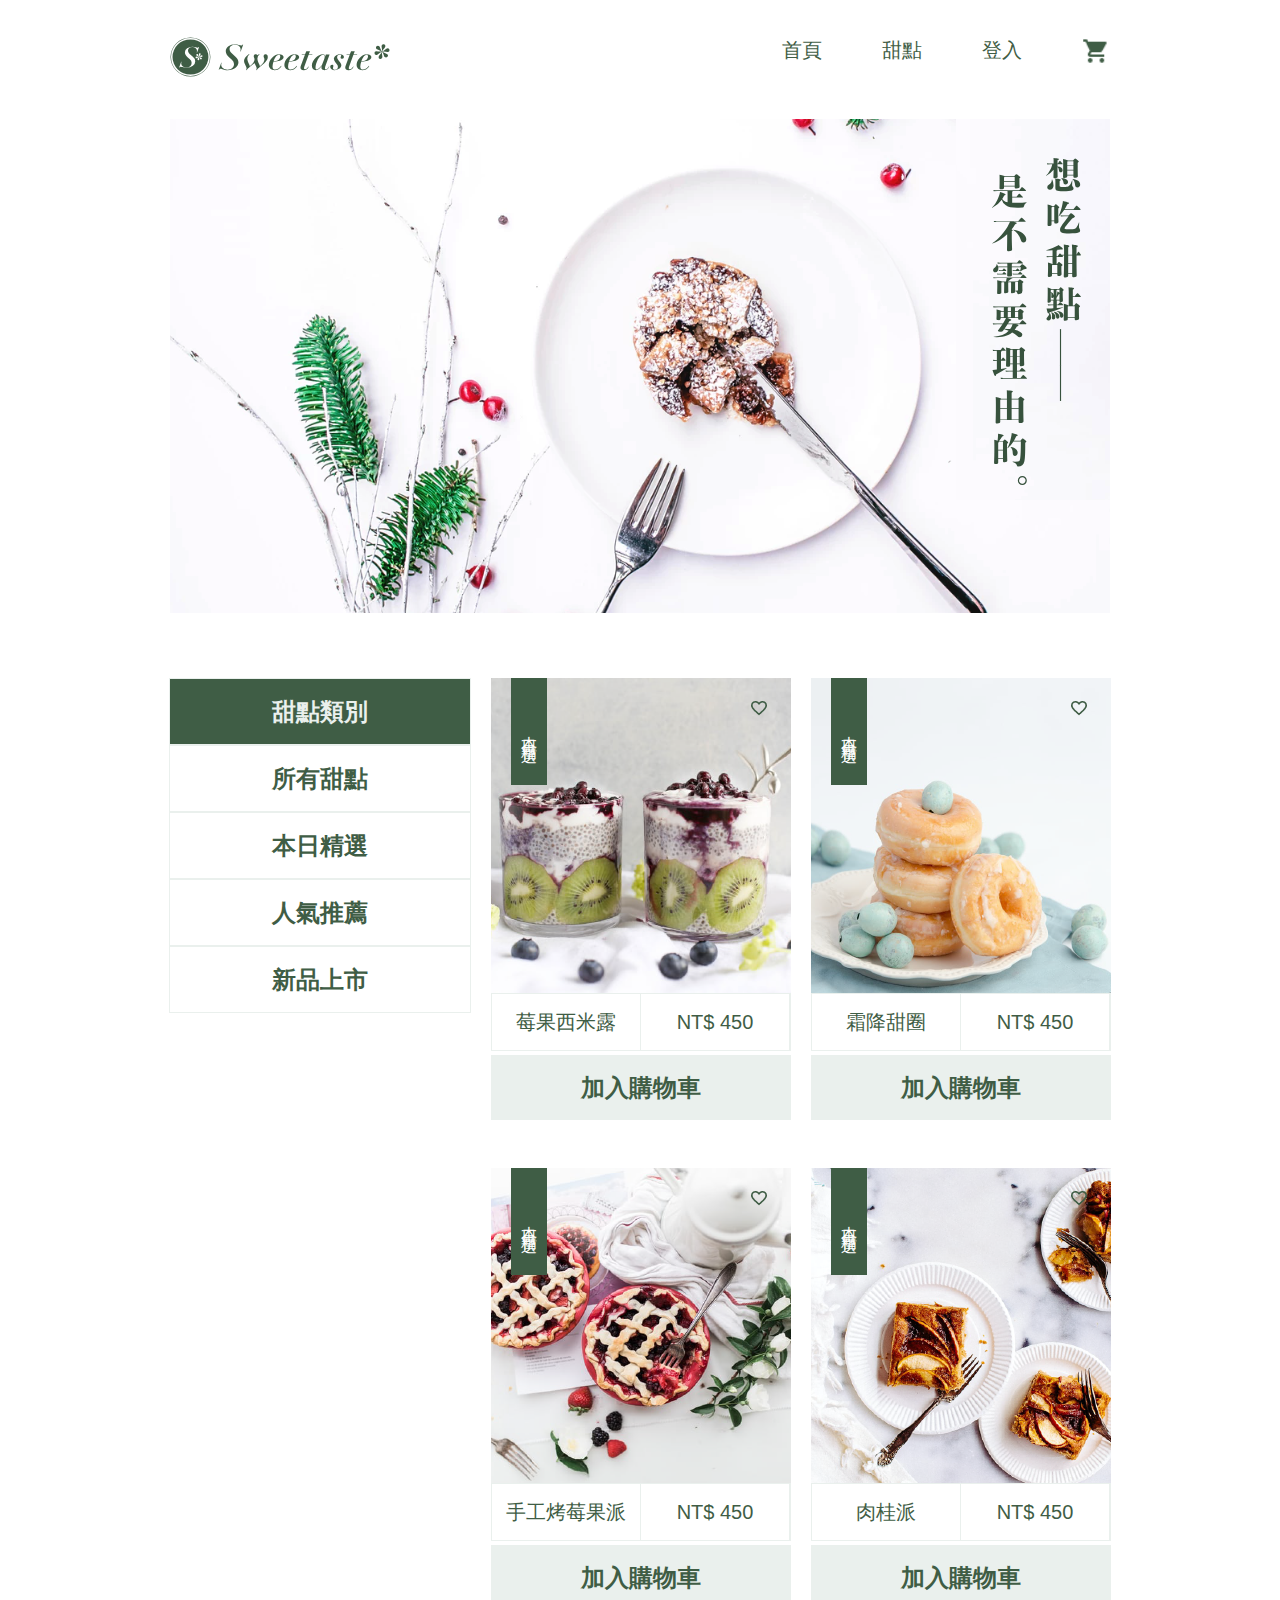
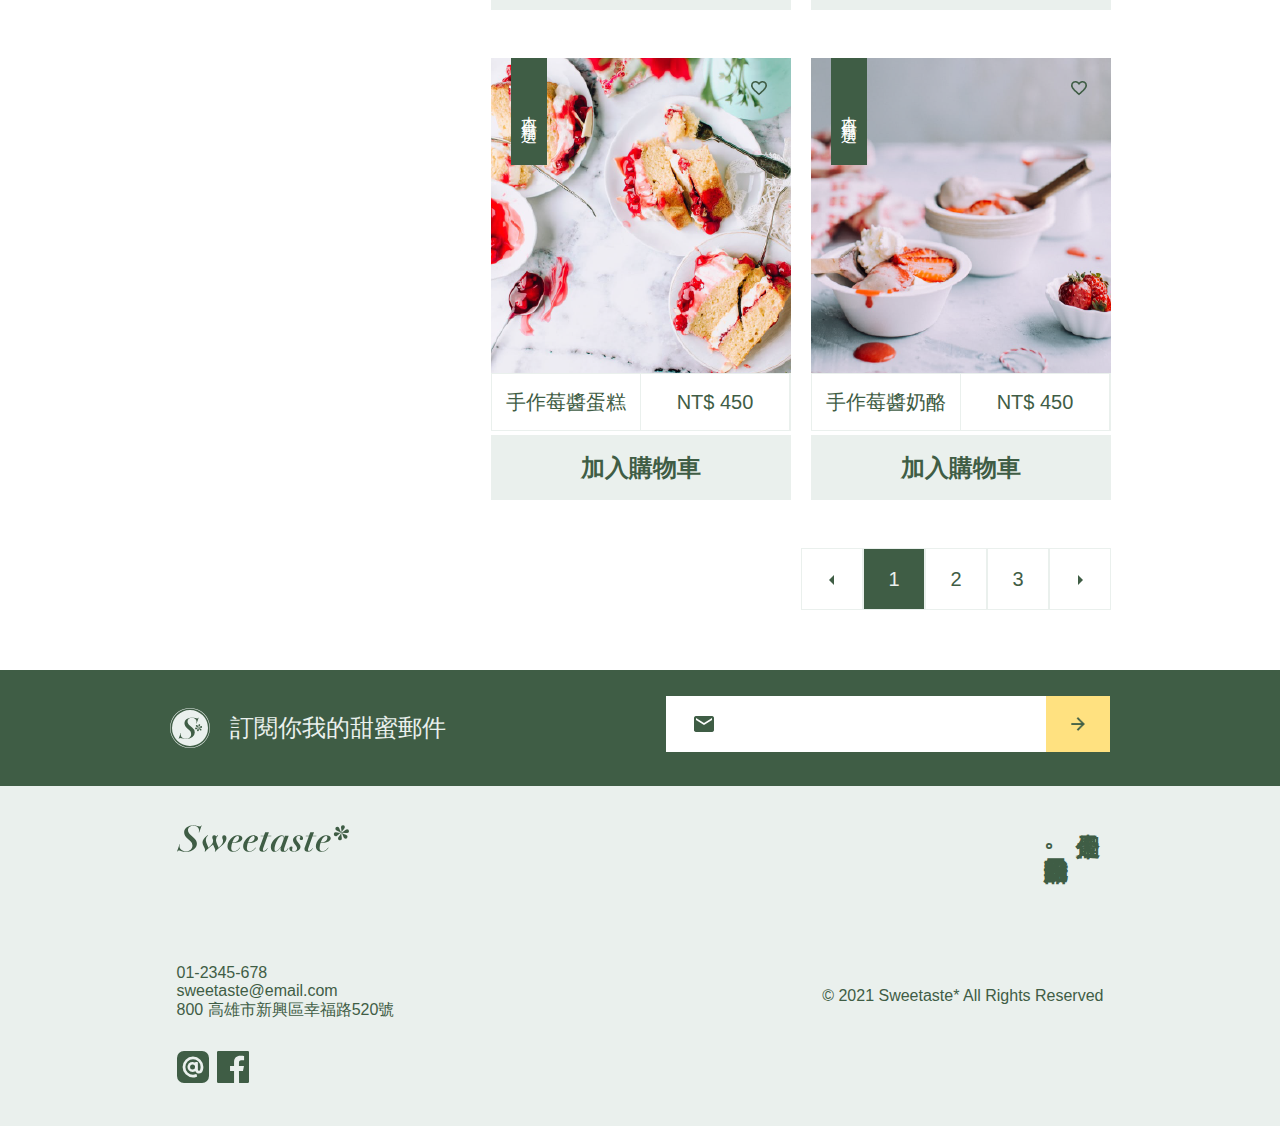
<file: product.html>
<!DOCTYPE html>
<html lang="en">

<head>
  <meta charset="UTF-8">
  <meta
    http-equiv="X-UA-Compatible"
    content="IE=edge"
  >
  <meta
    name="viewport"
    content="width=device-width, initial-scale=1.0"
  >
  <link
    rel="stylesheet"
    href="./scss/style.css"
  >
  <link
    rel="stylesheet"
    href="./scss/mobile.css"
  >
  <link
    rel='stylesheet'
    href='https://cdnjs.cloudflare.com/ajax/libs/font-awesome/5.9.0/css/all.css'
    integrity='sha512-vZWT27aGmde93huNyIV/K7YsydxaafHLynlJa/4aPy28/R1a/IxewUH4MWo7As5I33hpQ7JS24kwqy/ciIFgvg=='
    crossorigin='anonymous'
  />

  <script
    src='https://cdnjs.cloudflare.com/ajax/libs/jquery/3.6.0/jquery.js'
    integrity='sha512-n/4gHW3atM3QqRcbCn6ewmpxcLAHGaDjpEBu4xZd47N0W2oQ+6q7oc3PXstrJYXcbNU1OHdQ1T7pAP+gi5Yu8g=='
    crossorigin='anonymous'
  ></script>
  <script src="./dessert.js"></script>

  <title>Sweetaste Products</title>
</head>

<body>
  <div class="desktop">
    <div class="container">
      <div class="nav">
        <a href="">
          <img
            src="./img/logo-all-dark.svg"
            alt=""
            style="width: 220px;"
          >
        </a>
        <ul>
          <li><a href="https://allenw1991.github.io/dessertStore_reMaster/">首頁</a></li>
          <li><a href="https://allenw1991.github.io/dessertStore_reMaster/product.html">甜點</a></li>
          <li><a href="https://allenw1991.github.io/dessertStore_reMaster/login.html">登入</a></li>
          <li><a href="https://allenw1991.github.io/dessertStore_reMaster/cart.html">
              <img
                src="./img/shopping_cart.png"
                alt=""
              >
            </a>
          </li>
        </ul>
      </div>
      <div class="wrap">
        <div class="main">
          <img
            src='./img/banner.png'
            alt=""
            style="width: 940px;height: 496px;object-fit: cover;"
          >
        </div>
      </div>
    </div>
    <div class="intro introProduct">
      <div class="class">
        <ul>
          <li>
            <h2>甜點類別</h2>
          </li>
          <li>
            <h2>所有甜點</h2>
          </li>
          <li>
            <h2>本日精選</h2>
          </li>
          <li>
            <h2>人氣推薦</h2>
          </li>
          <li>
            <h2>新品上市</h2>
          </li>
        </ul>
      </div>
      <div class="productsList">
        <ul>
          <li>
            <div class="productCardTop">
              <span>本日精選</span>
              <img
                src="./img/favorite_border.png"
                alt=""
              >
            </div>
            <img
              src='./img/p-1.png'
              alt=""
            >
            <div class="productTitle">
              <span>莓果西米露</span>
              <span>NT$ 450</span>
            </div>
            <a
              href="#"
              class="add-cart"
            ><span>加入購物車</span></a>

          </li>
          <li>
            <div class="productCardTop">
              <span>本日精選</span>
              <img
                src="./img/favorite_border.png"
                alt=""
              >
            </div>
            <img
              src='./img/p-2.png'
              alt=""
            >
            <div class="productTitle">
              <span>霜降甜圈</span>
              <span>NT$ 450</span>
            </div>
            <a
              href="#"
              class="add-cart"
            ><span>加入購物車</span></a>

          </li>
          <li>
            <div class="productCardTop">
              <span>本日精選</span>
              <img
                src="./img/favorite_border.png"
                alt=""
              >
            </div> <img
              src='./img/p-3.png'
              alt=""
            >
            <div class="productTitle">
              <span>手工烤莓果派</span>
              <span>NT$ 450</span>
            </div>
            <a
              href="#"
              class="add-cart"
            ><span>加入購物車</span></a>
          </li>
          <li>
            <div class="productCardTop">
              <span>本日精選</span>
              <img
                src="./img/favorite_border.png"
                alt=""
              >
            </div> <img
              src='./img/p-4.png'
              alt=""
            >
            <div class="productTitle">
              <span>肉桂派</span>
              <span>NT$ 450</span>
            </div>
            <a
              href="#"
              class="add-cart"
            ><span>加入購物車</span></a>
          </li>
          <li>
            <div class="productCardTop">
              <span>本日精選</span>
              <img
                src="./img/favorite_border.png"
                alt=""
              >
            </div> <img
              src='./img/p-5.png'
              alt=""
            >
            <div class="productTitle">
              <span>手作莓醬蛋糕</span>
              <span>NT$ 450</span>
            </div>
            <a
              href="#"
              class="add-cart"
            ><span>加入購物車</span></a>
          </li>
          <li>
            <div class="productCardTop">
              <span>本日精選</span>
              <img
                src="./img/favorite_border.png"
                alt=""
              >
            </div> <img
              src='./img/p-6.png'
              alt=""
            >
            <div class="productTitle">
              <span>手作莓醬奶酪</span>
              <span>NT$ 450</span>
            </div>
            <a
              href="#"
              class="add-cart"
            ><span>加入購物車</span></a>
          </li>
        </ul>
        <div class="product-pages">
          <a href=""> <span><img
                src="./img/arrow_left.png"
                alt=""
              ></span></a>
          <a href=""> <span>1</span></a>
          <a href=""> <span>2</span></a>
          <a href=""> <span>3</span></a>
          <a href=""> <span><img
                src="./img/arrow_right.png"
                alt=""
              ></span></a>
        </div>
      </div>
    </div>
    <footer>
      <div class="mail">
        <div class="mailRight">
          <img
            src="./img/logo-light.svg"
            alt=""
          >
          <h4>
            訂閱你我的甜蜜郵件
          </h4>
        </div>
        <div class="search">
          <img
            src="./img/mail-24px.png"
            class="mailImg"
            alt=""
          >
          <input type="text">
          <div class="send">
            <img
              src="./img/arrow_forward-24px.png"
              class="arrowForward"
              alt=""
            >
          </div>
        </div>
      </div>
      <div class="contact">
        <div class="info">
          <img
            src='./img/logotype-lg-dark.svg'
            alt=""
          >
          <ul>
            <li>01-2345-678</li>
            <li>sweetaste@email.com</li>
            <li>800 高雄市新興區幸福路520號</li>
            <div class="icon">
              <img
                src="./img/ic-line@.svg"
                alt=""
              >
              <img
                src="./img/ic-facebook.svg"
                alt=""
              >
            </div>
          </ul>


        </div>
        <div class="slogan">
          <h4>
            今天是個｜<br>&emsp;吃甜點的好日子。
          </h4>
          <span>
            © 2021 Sweetaste* All Rights Reserved
          </span>
        </div>
      </div>
    </footer>
  </div>

  <div class="mobile">
    <div class="mobile-nav">
      <label for="menu-switch">
        <i
          class="fas fa-bars"
          id="menu"
        ></i>
      </label>
      <img
        src="./img/logo-all-dark.svg"
        alt=""
        class="mobile-logo"
      >
      <img
        src="./img/shopping_cart.png"
        alt="https://allenw1991.github.io/dessertStore_reMaster/cart.html"
        class="mobile-cart"
      >
    </div>
    <div class="mobile-container">
      <input
        type="checkbox"
        id="menu-switch"
      >
      <ul class="menu-inside">
        <li><a href="https://allenw1991.github.io/dessertStore_reMaster/">首頁</a></li>
        <li><a href="https://allenw1991.github.io/dessertStore_reMaster/product.html">甜點</a></li>
        <li><a href="https://allenw1991.github.io/dessertStore_reMaster/login.html">登入</a></li>
      </ul>
      <img
        src="./img/banner.png"
        alt=""
        class="mobile-main-pic"
      >
      <div class="mobile-product-class">
        <ul>
          <li><span>甜點類別</span> </li>
          <li><span>所有甜點</span> <span>(48)</span1< /li>
          <li><span>本日精選</span> <span>(10)</span></li>
          <li><span>人氣推薦</span> <span>(26)</span></li>
          <li><span>新品上市</span> <span>(12)</span></li>

        </ul>
      </div>

      <div class="mobile-fav-list">
        <ul>
          <li>
            <div class="mobile-fav"> <span>本日精選</span><img
                src="./img/favorite_border.png"
                alt=""
              ></div>
            <img
              src="./img/p-1.png"
              alt=""
            >
            <p>
              <span>焦糖瑪卡龍</span>
              <span>NT$ 450</span>
              <span>加入購物車</span>
            </p>
          </li>
          <li>
            <div class="mobile-fav"> <span>本日精選</span><img
                src="./img/favorite_border.png"
                alt=""
              ></div>
            <img
              src="./img/p-2.png"
              alt=""
            >
            <p>
              <span>焦糖瑪卡龍</span>
              <span>NT$ 450</span>
              <span>加入購物車</span>
            </p>
          </li>
          <li>
            <div class="mobile-fav"> <span>本日精選</span><img
                src="./img/favorite_border.png"
                alt=""
              ></div>
            <img
              src="./img/p-3.png"
              alt=""
            >
            <p>
              <span>焦糖瑪卡龍</span>
              <span>NT$ 450</span>
              <span>加入購物車</span>
            </p>
          </li>
        </ul>

      </div>

      <div class="mobile-pages">
        <span><img
            src="./img/arrow_left.png"
            alt=""
          ></span>
        <span>1</span>
        <span>2</span>
        <span>3</span>
        <span><img
            src="./img/arrow_right.png"
            alt=""
          ></span>
      </div>
    </div>
    <footer class="mobile-footer">
      <div class="mobile-mail">
        <div class="mobile-mail-top">
          <img
            src="./img/logo-light.svg"
            alt=""
            class="mobile-footer-logo"
          >
          <span>訂閱你我的甜蜜郵件</span>
        </div>
        <div class="mobile-mail-input">
          <img
            src="./img/mail-24px.png"
            alt=""
          >
          <input type="text">
          <span>
            <img
              src="./img/arrow_forward-24px.png"
              alt=""
            >
          </span>
        </div>
      </div>
      <div class="mobile-contact">
        <img
          src="./img/logotype-lg-dark.svg"
          alt=""
        >
        <p>
          07-1234-5678<br>
          sweetaste@email.com<br>
          800 高雄市新興區幸福路 520 號
        </p>
        <div class="mobile-contact-social">
          <img
            src="./img/ic-line@.svg"
            alt=""
          >
          <img
            src="./img/ic-facebook.svg"
            alt=""
          >
        </div>
        <span>© 2018 Sweetaste* All Rights Reserved</span>

      </div>
    </footer>
  </div>
</body>

</html>
</file>
<file: scss/style.css>
* {
  margin: 0;
  padding: 0;
  font-family: PingFangTC-Regular, sans-serif;
}

ul,
ol {
  list-style: none;
}

a {
  text-decoration: none;
  color: #3f5d45;
}

.container {
  width: 940px;
  margin: 0 auto;
  position: relative;
}

.container .wrap {
  position: relative;
}

.container .wrap .main img {
  width: 940px;
  height: 496px;
  -o-object-fit: cover;
     object-fit: cover;
}

.container .wrap .main_cards {
  position: absolute;
  top: 400px;
  display: -webkit-box;
  display: -ms-flexbox;
  display: flex;
  margin: 0 74px;
  font-size: 24px;
}

.container .wrap .main_cards li {
  display: inline-block;
  width: 260px;
  height: 256px;
  display: -webkit-box;
  display: -ms-flexbox;
  display: flex;
  -webkit-writing-mode: vertical-lr;
      -ms-writing-mode: tb-lr;
          writing-mode: vertical-lr;
  text-align: center;
}

.container .wrap .main_cards li a {
  background: #3f5d45da;
  width: 260px;
  height: 256px;
  color: white;
  -webkit-filter: blur(0px);
          filter: blur(0px);
  -webkit-writing-mode: vertical-lr;
      -ms-writing-mode: tb-lr;
          writing-mode: vertical-lr;
  line-height: 260px;
  -webkit-transition: all 0.2s 0s ease;
  transition: all 0.2s 0s ease;
}

.container .wrap .main_cards li a:hover {
  background: #ffe180cc;
  color: #3f5d45;
  font-weight: bold;
}

.nav {
  margin: 36.5px 0;
  display: -webkit-box;
  display: -ms-flexbox;
  display: flex;
  -webkit-box-pack: justify;
      -ms-flex-pack: justify;
          justify-content: space-between;
}

.nav i {
  font-size: 40px;
  color: #3f5d45;
  display: none;
}

.nav .desktop {
  width: 220px;
}

.nav .mobile {
  display: none;
}

.nav ul {
  display: -webkit-box;
  display: -ms-flexbox;
  display: flex;
}

.nav ul li {
  margin-left: 60px;
  height: 32px;
  -webkit-transition: all 0.2s 0s ease;
  transition: all 0.2s 0s ease;
  font-size: 20px;
}

.nav ul li img {
  width: 28px;
}

.nav ul li:hover {
  border-bottom: 4px solid #3f5d45;
}

@media (max-width: 376px) {
  .desktop-show {
    display: none;
  }
}

.intro {
  margin-top: 227px;
}

.intro .class ul {
  display: -webkit-box;
  display: -ms-flexbox;
  display: flex;
  -webkit-box-orient: vertical;
  -webkit-box-direction: normal;
      -ms-flex-direction: column;
          flex-direction: column;
}

.intro .class ul li {
  height: 65px;
  width: 300px;
  cursor: pointer;
  line-height: 65px;
  text-align: center;
  border: 1px solid #eaf0ed;
  color: #3f5d45;
  -webkit-transition: all 0.3s 0s ease;
  transition: all 0.3s 0s ease;
}

.intro .class ul li:hover {
  background: #eaf0ed;
}

.intro .class ul li:nth-child(1) {
  background: #3f5d45;
  color: #eaf0ed;
}

.intro .productTitle {
  display: -webkit-box;
  display: -ms-flexbox;
  display: flex;
  -webkit-box-pack: space-evenly;
      -ms-flex-pack: space-evenly;
          justify-content: space-evenly;
  -ms-flex-wrap: wrap;
      flex-wrap: wrap;
  border: 1px solid #eaf0ed;
}

.intro .productTitle span {
  color: #3f5d45;
  display: inline-block;
  height: 56px;
  font-size: 20px;
  line-height: 56px;
  border-right: 1px solid #eaf0ed;
  width: 148px;
  text-align: center;
}

.intro .productsList .product-pages {
  display: -webkit-box;
  display: -ms-flexbox;
  display: flex;
  -webkit-box-pack: right;
      -ms-flex-pack: right;
          justify-content: right;
}

.intro .productsList .product-pages span {
  display: inline-block;
  width: 60px;
  height: 60px;
  line-height: 60px;
  text-align: center;
  border: 1px solid #eaf0ed;
  font-size: 20px;
}

.intro .productsList .product-pages span img {
  position: relative;
  top: 6px;
}

.intro .productsList .product-pages a:nth-child(2) span {
  background: #3f5d45;
  color: #eaf0ed;
}

.intro .productsList ul {
  display: -webkit-box;
  display: -ms-flexbox;
  display: flex;
  -webkit-box-pack: center;
      -ms-flex-pack: center;
          justify-content: center;
}

.intro .productsList ul li {
  margin-bottom: 48px;
  margin-left: 20px;
}

.intro .productsList ul li .productCardTop {
  display: -webkit-box;
  display: -ms-flexbox;
  display: flex;
  -ms-flex-wrap: wrap;
      flex-wrap: wrap;
  position: absolute;
  padding: 0 20px;
}

.intro .productsList ul li .productCardTop img {
  width: 20px;
  height: 20px;
  margin-top: 20px;
}

.intro .productsList ul li .productCardTop span {
  letter-spacing: 4px;
  display: inline-block;
  width: 36px;
  height: 107px;
  font-weight: normal;
  font-size: 16px;
  -webkit-writing-mode: vertical-rl;
      -ms-writing-mode: tb-rl;
          writing-mode: vertical-rl;
  background: #3f5d45;
  color: white;
  text-align: center;
  line-height: 36px;
  margin-right: 202px;
  -webkit-transition: all 0.3s 0s ease;
  transition: all 0.3s 0s ease;
}

.intro .productsList ul li .productCardTop span:hover {
  background: #ffe180;
  color: #3f5d45;
}

.intro .productsList ul li a {
  color: #3f5d45;
  font-weight: bold;
  font-size: 24px;
  text-align: center;
  position: relative;
  background: #eaf0ed;
  display: inline-block;
  width: 300px;
  height: 65px;
  line-height: 65px;
  -webkit-transition: all 0.3s 0s ease;
  transition: all 0.3s 0s ease;
}

.intro .productsList ul li a:hover {
  background: #3f5d45;
  color: #eaf0ed;
}

.intro .text h2 {
  margin: 95px auto;
  -webkit-writing-mode: vertical-rl;
      -ms-writing-mode: tb-rl;
          writing-mode: vertical-rl;
  color: #3f5d45;
  letter-spacing: 4px;
}

.intro .card {
  background: #eaf0ed;
  height: 420px;
  margin-bottom: 60px;
  position: relative;
}

.intro .card img {
  width: 460px;
  height: 460px;
}

.intro .pic-left {
  left: calc(50% - 460px);
  top: -20px;
  display: -webkit-box;
  display: -ms-flexbox;
  display: flex;
  -webkit-box-pack: center;
      -ms-flex-pack: center;
          justify-content: center;
  position: absolute;
  height: 420px;
}

.intro .pic-left .content {
  -webkit-writing-mode: vertical-rl;
      -ms-writing-mode: tb-rl;
          writing-mode: vertical-rl;
  width: 460px;
  display: -webkit-box;
  display: -ms-flexbox;
  display: flex;
  -webkit-box-orient: vertical;
  -webkit-box-direction: normal;
      -ms-flex-direction: column;
          flex-direction: column;
  -webkit-box-pack: justify;
      -ms-flex-pack: justify;
          justify-content: space-between;
  position: relative;
}

.intro .pic-left .content h2 {
  color: #3f5d45;
  position: absolute;
  top: -20px;
  letter-spacing: 2px;
}

.intro .pic-left .content p {
  width: 100%;
  height: 280px;
  top: calc(50% - 120px);
  right: calc(50% - 140px);
  font-size: 16px;
  color: #8da291;
  position: absolute;
  line-height: 48px;
}

.intro .pic-right {
  left: calc(50% - 460px);
  top: -20px;
  display: -webkit-box;
  display: -ms-flexbox;
  display: flex;
  -webkit-box-orient: horizontal;
  -webkit-box-direction: reverse;
      -ms-flex-direction: row-reverse;
          flex-direction: row-reverse;
  -webkit-box-pack: space-evenly;
      -ms-flex-pack: space-evenly;
          justify-content: space-evenly;
  position: absolute;
  height: 420px;
}

.intro .pic-right .content {
  -webkit-writing-mode: vertical-rl;
      -ms-writing-mode: tb-rl;
          writing-mode: vertical-rl;
  width: 460px;
  display: -webkit-box;
  display: -ms-flexbox;
  display: flex;
  -webkit-box-orient: vertical;
  -webkit-box-direction: normal;
      -ms-flex-direction: column;
          flex-direction: column;
  -webkit-box-pack: justify;
      -ms-flex-pack: justify;
          justify-content: space-between;
  position: relative;
}

.intro .pic-right .content h2 {
  color: #3f5d45;
  position: absolute;
  top: -20px;
  right: 42px;
  letter-spacing: 2px;
}

.intro .pic-right .content p {
  width: 100%;
  height: 280px;
  top: calc(50% - 120px);
  right: calc(50% - 100px);
  font-size: 16px;
  color: #8da291;
  position: absolute;
  line-height: 48px;
}

.introProduct {
  margin: 60px auto;
  display: -webkit-box;
  display: -ms-flexbox;
  display: flex;
  -webkit-box-pack: center;
      -ms-flex-pack: center;
          justify-content: center;
  width: 940px;
}

.introProduct .class ul {
  display: -webkit-box;
  display: -ms-flexbox;
  display: flex;
  -webkit-box-orient: vertical;
  -webkit-box-direction: normal;
      -ms-flex-direction: column;
          flex-direction: column;
}

.introProduct .class ul li {
  height: 65px;
  width: 300px;
  cursor: pointer;
  line-height: 65px;
  text-align: center;
  border: 1px solid #eaf0ed;
  color: #3f5d45;
  -webkit-transition: all 0.3s 0s ease;
  transition: all 0.3s 0s ease;
}

.introProduct .class ul li:hover {
  background: #eaf0ed;
}

.introProduct .class ul li:nth-child(1) {
  background: #3f5d45;
  color: #eaf0ed;
}

.introProduct .productTitle {
  position: relative;
  top: -4px;
  display: -webkit-box;
  display: -ms-flexbox;
  display: flex;
  -webkit-box-pack: space-evenly;
      -ms-flex-pack: space-evenly;
          justify-content: space-evenly;
  -ms-flex-wrap: wrap;
      flex-wrap: wrap;
  border: 1px solid #eaf0ed;
}

.introProduct .productTitle span {
  display: inline-block;
  height: 56px;
  font-size: 20px;
  line-height: 56px;
  border-right: 1px solid #eaf0ed;
  width: 148px;
  text-align: center;
}

.introProduct .productsList ul {
  display: -webkit-box;
  display: -ms-flexbox;
  display: flex;
  -ms-flex-wrap: wrap;
      flex-wrap: wrap;
  -webkit-box-pack: center;
      -ms-flex-pack: center;
          justify-content: center;
  width: 640px;
}

.introProduct .productsList ul li {
  margin-left: 20px;
}

.introProduct .productsList ul li .productCardTop {
  display: -webkit-box;
  display: -ms-flexbox;
  display: flex;
  -ms-flex-wrap: wrap;
      flex-wrap: wrap;
  position: absolute;
  padding: 0 20px;
}

.introProduct .productsList ul li .productCardTop img {
  width: 20px;
  height: 20px;
  margin-top: 20px;
}

.introProduct .productsList ul li .productCardTop span {
  letter-spacing: 4px;
  display: inline-block;
  width: 36px;
  height: 107px;
  font-weight: normal;
  font-size: 16px;
  -webkit-writing-mode: vertical-rl;
      -ms-writing-mode: tb-rl;
          writing-mode: vertical-rl;
  background: #3f5d45;
  color: white;
  text-align: center;
  line-height: 36px;
  margin-right: 202px;
  -webkit-transition: all 0.3s 0s ease;
  transition: all 0.3s 0s ease;
}

.introProduct .productsList ul li .productCardTop span:hover {
  background: #ffe180;
  color: #3f5d45;
}

.introProduct .productsList ul li a {
  color: #3f5d45;
  font-weight: bold;
  font-size: 24px;
  text-align: center;
  position: relative;
  background: #eaf0ed;
  display: inline-block;
  width: 300px;
  height: 65px;
  line-height: 65px;
  -webkit-transition: all 0.3s 0s ease;
  transition: all 0.3s 0s ease;
}

.introProduct .productsList ul li a:hover {
  background: #3f5d45;
  color: #eaf0ed;
}

.introProduct .text h2 {
  margin: 95px auto;
  -webkit-writing-mode: vertical-rl;
      -ms-writing-mode: tb-rl;
          writing-mode: vertical-rl;
  color: #3f5d45;
  letter-spacing: 4px;
}

.introProduct .card {
  background: #eaf0ed;
  height: 420px;
  margin-bottom: 60px;
  position: relative;
}

.introProduct .card img {
  width: 460px;
  height: 460px;
}

.introProduct .pic-left {
  left: calc(50% - 460px);
  top: -20px;
  display: -webkit-box;
  display: -ms-flexbox;
  display: flex;
  -webkit-box-pack: center;
      -ms-flex-pack: center;
          justify-content: center;
  position: absolute;
  height: 420px;
}

.introProduct .pic-left .content {
  -webkit-writing-mode: vertical-rl;
      -ms-writing-mode: tb-rl;
          writing-mode: vertical-rl;
  width: 460px;
  display: -webkit-box;
  display: -ms-flexbox;
  display: flex;
  -webkit-box-orient: vertical;
  -webkit-box-direction: normal;
      -ms-flex-direction: column;
          flex-direction: column;
  -webkit-box-pack: justify;
      -ms-flex-pack: justify;
          justify-content: space-between;
  position: relative;
}

.introProduct .pic-left .content h2 {
  color: #3f5d45;
  position: absolute;
  top: -20px;
  letter-spacing: 2px;
}

.introProduct .pic-left .content p {
  width: 100%;
  height: 280px;
  top: calc(50% - 120px);
  right: calc(50% - 140px);
  font-size: 16px;
  color: #8da291;
  position: absolute;
  line-height: 48px;
}

.introProduct .pic-right {
  left: calc(50% - 460px);
  top: -20px;
  display: -webkit-box;
  display: -ms-flexbox;
  display: flex;
  -webkit-box-orient: horizontal;
  -webkit-box-direction: reverse;
      -ms-flex-direction: row-reverse;
          flex-direction: row-reverse;
  -webkit-box-pack: space-evenly;
      -ms-flex-pack: space-evenly;
          justify-content: space-evenly;
  position: absolute;
  height: 420px;
}

.introProduct .pic-right .content {
  -webkit-writing-mode: vertical-rl;
      -ms-writing-mode: tb-rl;
          writing-mode: vertical-rl;
  width: 460px;
  display: -webkit-box;
  display: -ms-flexbox;
  display: flex;
  -webkit-box-orient: vertical;
  -webkit-box-direction: normal;
      -ms-flex-direction: column;
          flex-direction: column;
  -webkit-box-pack: justify;
      -ms-flex-pack: justify;
          justify-content: space-between;
  position: relative;
}

.introProduct .pic-right .content h2 {
  color: #3f5d45;
  position: absolute;
  top: -20px;
  right: 42px;
  letter-spacing: 2px;
}

.introProduct .pic-right .content p {
  width: 100%;
  height: 280px;
  top: calc(50% - 120px);
  right: calc(50% - 100px);
  font-size: 16px;
  color: #8da291;
  position: absolute;
  line-height: 48px;
}

footer {
  margin-top: 60px;
}

footer .contact {
  height: 340px;
  background: #eaf0ed;
  display: -webkit-box;
  display: -ms-flexbox;
  display: flex;
  -webkit-box-pack: center;
      -ms-flex-pack: center;
          justify-content: center;
  color: #3f5d45;
}

footer .contact .slogan {
  width: 380px;
  margin-top: 30px;
  margin-left: 160px;
  display: -webkit-box;
  display: -ms-flexbox;
  display: flex;
  -ms-flex-wrap: wrap;
      flex-wrap: wrap;
}

footer .contact .slogan span {
  display: block;
  width: 380px;
  height: 16px;
  text-align: right;
}

footer .contact .slogan h4 {
  font-size: 24px;
  width: 380px;
  -webkit-writing-mode: vertical-rl;
      -ms-writing-mode: tb-rl;
          writing-mode: vertical-rl;
}

footer .contact .info {
  margin-right: 160px;
  margin-top: 39px;
  display: -webkit-box;
  display: -ms-flexbox;
  display: flex;
  -webkit-box-pack: justify;
      -ms-flex-pack: justify;
          justify-content: space-between;
  -ms-flex-wrap: wrap;
      flex-wrap: wrap;
  width: 227px;
  font-size: 16px;
}

footer .contact .info img {
  width: 172px;
  height: 27px;
  cursor: pointer;
}

footer .contact .info ul {
  height: 50px;
}

footer .contact .info .icon {
  display: -webkit-box;
  display: -ms-flexbox;
  display: flex;
  -webkit-box-pack: start;
      -ms-flex-pack: start;
          justify-content: start;
}

footer .contact .info .icon img {
  margin-top: 30px;
  margin-bottom: 30px;
  margin-right: 8px;
  width: 32px;
  height: 32px;
}

footer .mail {
  background: #3f5d45;
  height: 116px;
  display: -webkit-box;
  display: -ms-flexbox;
  display: flex;
  -webkit-box-pack: center;
      -ms-flex-pack: center;
          justify-content: center;
  line-height: 116px;
}

footer .mail .search {
  margin-left: 110px;
  position: relative;
}

footer .mail .search .send {
  cursor: pointer;
  top: 26px;
  right: 0;
  position: absolute;
  width: 64px;
  height: 56px;
  background: #ffe180;
  display: -webkit-box;
  display: -ms-flexbox;
  display: flex;
  -webkit-box-align: center;
      -ms-flex-align: center;
          align-items: center;
}

footer .mail .search .send .arrowForward {
  width: 20px;
  height: 20px;
  margin: 0 auto;
}

footer .mail .search .mailImg {
  position: absolute;
  width: 24px;
  height: 24px;
  top: 42px;
  left: 26px;
}

footer .mail .search input {
  outline: none;
  border: 0;
  width: 380px;
  height: 56px;
  padding-left: 64px;
  font-size: 28px;
}

footer .mail .mailRight {
  margin-right: 110px;
  display: -webkit-box;
  display: -ms-flexbox;
  display: flex;
}

footer .mail .mailRight img {
  margin: 38px 20px 38px 0;
  width: 40px;
  height: 40px;
}

footer .mail .mailRight h4 {
  color: #eaf0ed;
  font-size: 24px;
  font-weight: normal;
}

.member {
  display: -webkit-box;
  display: -ms-flexbox;
  display: flex;
  margin: 80px auto 80px auto;
  width: 780px;
  -webkit-box-pack: center;
      -ms-flex-pack: center;
          justify-content: center;
}

.member .community {
  color: #8da291;
  width: 390px;
  background: white;
  padding: 15px 0;
}

.member .community .communityInside {
  background: #eaf0ed;
  height: 350px;
  font-size: 24px;
  text-align: center;
}

.member .community .communityInside span {
  display: inline-block;
  padding: 40px 67px;
}

.member .community .communityInside li a {
  display: inline-block;
  width: 330px;
  height: 56px;
  background: #ffffff;
  margin-bottom: 16px;
  line-height: 56px;
}

.member .community .communityInside li a img {
  -webkit-filter: grayscale(1);
  width: 330px;
  height: 56px;
  -o-object-fit: contain;
     object-fit: contain;
  -webkit-transition: all 0.3s 0s ease;
  transition: all 0.3s 0s ease;
}

.member .community .communityInside li a img:hover {
  -webkit-filter: grayscale(0);
}

.member .login {
  color: #eaf0ed;
  background: #3f5d45;
  width: 390px;
  height: 380px;
}

.member .login li {
  position: relative;
}

.member .login li i {
  top: calc(50% - 12px);
  color: #3f5d45;
  left: 40px;
  font-size: 24px;
  position: absolute;
}

.member .login h1 {
  margin: 40px 125px;
}

.member .login input {
  padding-left: 48px;
  margin: 8px 30px;
  width: 282px;
  height: 56px;
}

.member .login input:nth-child(3) {
  width: 16px;
  height: 16px;
  margin: 8px 8px 16px 30px;
}

.member .login span:nth-child(3) {
  cursor: pointer;
  display: block;
  margin: 10px 0;
  background: #ffe180;
  height: 65px;
  text-align: center;
  line-height: 65px;
  color: #3f5d45;
  font-size: 24px;
  font-weight: bold;
}

.cart {
  color: #3f5d45;
  width: 940px;
  margin: 80px auto 80px auto;
  display: -webkit-box;
  display: -ms-flexbox;
  display: flex;
}

.cart .cartSummary {
  width: 300px;
  background: #3f5d45;
  height: 200px;
  color: #eaf0ed;
  display: -webkit-box;
  display: -ms-flexbox;
  display: flex;
  -webkit-box-orient: vertical;
  -webkit-box-direction: normal;
      -ms-flex-direction: column;
          flex-direction: column;
  text-align: center;
  -webkit-box-align: center;
      -ms-flex-align: center;
          align-items: center;
}

.cart .cartSummary button {
  display: inline-block;
  background: #ffe180;
  width: 300px;
  height: 65px;
  line-height: 65px;
  color: #3f5d45;
  font-size: 24px;
  font-weight: bold;
  border: 0;
  cursor: pointer;
  margin-top: 16px;
}

.cart .cartSummary p {
  display: block;
  padding-bottom: 20px;
  width: 250px;
  margin: 16px 0;
  font-size: 24px;
  border-bottom: 1px solid #eaf0ed;
}

.cart .cartSummary .cal {
  display: -webkit-box;
  display: -ms-flexbox;
  display: flex;
  -webkit-box-orient: vertical;
  -webkit-box-direction: normal;
      -ms-flex-direction: column;
          flex-direction: column;
  text-align: left;
  width: 300px;
  text-align: center;
  -webkit-box-align: center;
      -ms-flex-align: center;
          align-items: center;
}

.cart .cartSummary .cal p {
  height: 16px;
  margin: 0;
  padding: 0;
  display: -webkit-box;
  display: -ms-flexbox;
  display: flex;
  -webkit-box-pack: justify;
      -ms-flex-pack: justify;
          justify-content: space-between;
  border: 0;
  margin-bottom: 8px;
  font-size: 16px;
}

.cart .cartSummary .cal p span {
  display: inline-block;
  border: 0;
}

.cart .cartSummary .cal p:nth-child(3) {
  margin-top: 8px;
  font-size: 20px;
  font-weight: bold;
}

.cart img {
  width: 110px;
  height: 110px;
  -o-object-fit: contain;
     object-fit: contain;
}

.cart .cartProducts {
  margin-right: 20px;
}

.cart .cartProducts ul {
  width: 620px;
}

.cart .cartProducts ul i {
  line-height: 130px;
}

.cart .cartProducts ul li {
  margin: 20px 0;
  padding-bottom: 20px;
  height: 130px;
  display: -webkit-box;
  display: -ms-flexbox;
  display: flex;
  -webkit-box-pack: justify;
      -ms-flex-pack: justify;
          justify-content: space-between;
  text-align: center;
  border-bottom: 1px solid #eaf0ed;
  -webkit-box-align: center;
      -ms-flex-align: center;
          align-items: center;
}

.cart .cartProducts ul li i {
  cursor: pointer;
}

.cart .cartProducts ul li span {
  background: white;
}

.cart .cartProducts ul li .totalPrice {
  font-weight: bold;
}

.cart .cartProducts ul li .number span {
  display: inline-block;
  width: 48px;
  height: 48px;
  border: 1px solid #eaf0ed;
  line-height: 16px;
  text-align: center;
  line-height: 48px;
}

.cart .cartProducts ul li .number span:nth-child(odd) {
  cursor: pointer;
}

.cart .cartProducts ul li .productName {
  text-align: left;
  line-height: 16px;
  display: -webkit-box;
  display: -ms-flexbox;
  display: flex;
  -ms-flex-wrap: wrap;
      flex-wrap: wrap;
  -webkit-box-pack: center;
      -ms-flex-pack: center;
          justify-content: center;
  width: 108px;
  height: 48px;
}

.cart .cartProducts ul li .productName span:nth-child(1) {
  display: -webkit-box;
  display: -ms-flexbox;
  display: flex;
  display: block;
  height: 16px;
  width: 108px;
}

.cart .cartProducts ul li .productName span {
  display: -webkit-box;
  display: -ms-flexbox;
  display: flex;
  width: 108px;
}

.cart .cartProducts .cartTitle {
  color: #3f5d45;
  text-align: center;
  line-height: 65px;
  font-size: 24px;
  font-weight: bold;
  width: 620px;
  height: 65px;
  display: inline-block;
  background: #eaf0ed;
  margin-bottom: 20px;
}

.delievery {
  margin: 0 auto;
  margin-bottom: 125px;
  display: -webkit-box;
  display: -ms-flexbox;
  display: flex;
  -webkit-box-align: start;
      -ms-flex-align: start;
          align-items: start;
  -webkit-box-pack: center;
      -ms-flex-pack: center;
          justify-content: center;
  width: 800px;
  height: auto;
  -ms-flex-wrap: wrap;
      flex-wrap: wrap;
}

.delievery .delInfo {
  display: -webkit-box;
  display: -ms-flexbox;
  display: flex;
  width: 380px;
  -ms-flex-wrap: wrap;
      flex-wrap: wrap;
  font-size: 20px;
}

.delievery .delInfo .creditCardBack {
  margin-top: 30px;
  position: relative;
}

.delievery .delInfo .creditCardBack input {
  margin: 8px 0;
  padding-left: 20px;
  width: 160px;
  height: 56px;
  font-size: 20px;
}

.delievery .delInfo .creditCard {
  margin-top: 30px;
  position: relative;
}

.delievery .delInfo .creditCard input {
  margin: 8px 0;
  padding-left: 20px;
  width: 354px;
  height: 56px;
  font-size: 20px;
}

.delievery .delInfo .creditCard i {
  color: #3f5d45;
  position: absolute;
  top: 54%;
  right: 20px;
}

.delievery .delInfo .email {
  margin-top: 30px;
  position: relative;
}

.delievery .delInfo .email input {
  margin: 8px 0;
  padding-left: 20px;
  width: 354px;
  height: 56px;
  font-size: 20px;
}

.delievery .delInfo .email i {
  color: #3f5d45;
  position: absolute;
  top: 54%;
  right: 20px;
}

.delievery .delInfo .taxId {
  margin-top: 30px;
  position: relative;
}

.delievery .delInfo .taxId input {
  margin: 8px 0;
  padding-left: 20px;
  width: 354px;
  height: 56px;
  font-size: 20px;
}

.delievery .delInfo .taxId i {
  color: #3f5d45;
  position: absolute;
  top: 54%;
  right: 20px;
}

.delievery .delInfo .cardFirstName {
  display: -webkit-box;
  display: -ms-flexbox;
  display: flex;
  -ms-flex-wrap: wrap;
      flex-wrap: wrap;
  margin-top: 16px;
  margin-bottom: 8px;
  margin-right: 6px;
  font-size: 20px;
}

.delievery .delInfo .cardFirstName p {
  width: 380px;
}

.delievery .delInfo .cardFirstName input {
  margin: 8px 0;
  padding-left: 20px;
  width: 160px;
  height: 56px;
  font-size: 20px;
}

.delievery .delInfo .cardFirstName input:nth-child(3) {
  margin-left: 8px;
}

.delievery .delInfo .infoTel input {
  margin: 8px 0;
  padding-left: 20px;
  width: 354px;
  height: 56px;
  font-size: 20px;
}

.delievery .delInfo .infoLastName {
  margin-top: 30px;
}

.delievery .delInfo .infoLastName input {
  margin: 8px 0;
  padding-left: 20px;
  width: 160px;
  height: 56px;
  font-size: 20px;
}

.delievery .delInfo .infoFirstName {
  margin-bottom: 8px;
  margin-top: 30px;
  margin-right: 6px;
  font-size: 20px;
}

.delievery .delInfo .infoFirstName input {
  margin: 8px 0;
  padding-left: 20px;
  width: 164px;
  height: 56px;
  font-size: 20px;
}

.delievery .delInfo .infoAddr {
  width: 380px;
}

.delievery .delInfo .infoAddr p {
  display: inline-block;
  margin-bottom: 8px;
  width: 190px;
}

.delievery .delInfo .infoAddr input {
  margin: 8px 0;
  width: 354px;
  height: 56px;
  font-size: 20px;
  padding-left: 20px;
}

.delievery .delInfo .infoAddr select {
  margin-right: 1px;
  font-size: 20px;
  height: 56px;
  width: 186px;
  padding-left: 20px;
}

.delievery .delInfo .infoAddr1 {
  width: 380px;
}

.delievery .delInfo .infoAddr1 span {
  font-size: 16px;
  text-align: right;
  display: inline-block;
  width: 190px;
}

.delievery .delInfo .infoAddr1 span input {
  position: relative;
  top: 2px;
  width: 16px;
  height: 16px;
}

.delievery .delInfo .infoAddr1 p {
  display: inline-block;
  margin-bottom: 8px;
  width: 180px;
}

.delievery .delInfo .infoAddr1 input {
  margin: 8px 0;
  width: 354px;
  height: 56px;
  font-size: 20px;
  padding-left: 20px;
}

.delievery .delInfo .infoAddr1 select {
  margin-right: 1px;
  font-size: 20px;
  height: 56px;
  width: 186px;
  padding-left: 20px;
}

.delievery .delInfo .dueTime {
  width: 380px;
}

.delievery .delInfo .dueTime p {
  margin-bottom: 8px;
}

.delievery .delInfo .dueTime input {
  margin: 8px 0;
  width: 354px;
  height: 56px;
  font-size: 20px;
  padding-left: 20px;
}

.delievery .delInfo .dueTime select {
  margin-right: 1px;
  font-size: 20px;
  height: 56px;
  width: 186px;
  padding-left: 20px;
}

.delievery .delDetail {
  padding: 30px 40px;
  padding-bottom: 60px;
  width: 380px;
  height: auto;
  background: #3f5d45;
  color: #eaf0ed;
  margin-right: 20px;
  position: relative;
}

.delievery .delDetail .invoice2 {
  margin-top: 30px;
  display: -webkit-box;
  display: -ms-flexbox;
  display: flex;
  -webkit-box-pack: center;
      -ms-flex-pack: center;
          justify-content: center;
  margin-bottom: 30px;
}

.delievery .delDetail .invoice2 span {
  font-size: 20px;
  text-align: center;
  line-height: 56px;
  display: inline-block;
  width: 190px;
  height: 56px;
  background: #3f5d45;
  border: 1px solid #eaf0ed;
  -webkit-transition: all 0.2s 0s ease;
  transition: all 0.2s 0s ease;
}

.delievery .delDetail .invoice2 span:nth-child(2) {
  background: #eaf0ed;
  color: #3f5d45;
  font-weight: bold;
}

.delievery .delDetail .invoice2 span:nth-child(2) {
  border-left: 0px;
}

.delievery .delDetail .invoice1 {
  margin-top: 30px;
  display: -webkit-box;
  display: -ms-flexbox;
  display: flex;
  -webkit-box-pack: center;
      -ms-flex-pack: center;
          justify-content: center;
}

.delievery .delDetail .invoice1 span {
  font-size: 20px;
  text-align: center;
  line-height: 56px;
  display: inline-block;
  width: 190px;
  height: 56px;
  background: #3f5d45;
  border: 1px solid #eaf0ed;
  -webkit-transition: all 0.2s 0s ease;
  transition: all 0.2s 0s ease;
}

.delievery .delDetail .invoice1 span:nth-child(1) {
  background: #eaf0ed;
  color: #3f5d45;
  font-weight: bold;
}

.delievery .delDetail .invoice1 span:nth-child(2) {
  border-left: 0px;
}

.delievery .delDetail .next {
  line-height: 65px;
  text-align: center;
  color: #3f5d45;
  font-size: 24px;
  font-weight: bold;
  cursor: pointer;
  position: absolute;
  left: 0;
  bottom: -50px;
  display: block;
  width: 460px;
  height: 65px;
  background: #ffe180;
}

.delievery .delDetail .delDetailTitle {
  display: -webkit-box;
  display: -ms-flexbox;
  display: flex;
  -webkit-box-pack: justify;
      -ms-flex-pack: justify;
          justify-content: space-between;
}

.delievery .delDetail .delDetailTitle .step-1 span:nth-child(1) {
  display: inline-block;
  width: 16px;
  height: 16px;
  background: white;
  border-radius: 50%;
  border: 4px double #3f5d45;
}

.delievery .delDetail .delDetailTitle .step-1 span:nth-child(3)::before {
  content: "";
  position: absolute;
  display: block;
  width: 38px;
  height: 1px;
  top: 50%;
  right: 21px;
  background: #eaf0ed;
}

.delievery .delDetail .delDetailTitle .step-1 span:nth-child(2)::before {
  content: "";
  position: absolute;
  display: block;
  width: 38px;
  height: 1px;
  top: 50%;
  right: 21px;
  background: #eaf0ed;
}

.delievery .delDetail .delDetailTitle .step-1 span {
  position: relative;
  margin-left: 34px;
  display: inline-block;
  width: 20px;
  height: 20px;
  background: #3f5d45;
  border: 1px solid;
  border-radius: 50%;
}

.delievery .delDetail .delDetailTitle .step-2 span:nth-child(1) {
  display: inline-block;
  width: 20px;
  height: 20px;
  background: white;
  border-radius: 50%;
}

.delievery .delDetail .delDetailTitle .step-2 span:nth-child(2) {
  display: inline-block;
  width: 16px;
  height: 16px;
  background: white;
  border-radius: 50%;
  border: 4px double #3f5d45;
}

.delievery .delDetail .delDetailTitle .step-2 span:nth-child(3)::before {
  content: "";
  position: absolute;
  display: block;
  width: 38px;
  height: 1px;
  top: 50%;
  right: 21px;
  background: #eaf0ed;
}

.delievery .delDetail .delDetailTitle .step-2 span:nth-child(2)::before {
  content: "";
  position: absolute;
  display: block;
  width: 38px;
  height: 1px;
  top: 50%;
  right: 21px;
  background: #eaf0ed;
}

.delievery .delDetail .delDetailTitle .step-2 span {
  position: relative;
  margin-left: 34px;
  display: inline-block;
  width: 20px;
  height: 20px;
  background: #3f5d45;
  border: 1px solid;
  border-radius: 50%;
}

.delievery .delDetail .delDetailTitle .step-3 span:nth-child(1) {
  display: inline-block;
  width: 20px;
  height: 20px;
  background: white;
  border-radius: 50%;
}

.delievery .delDetail .delDetailTitle .step-3 span:nth-child(2) {
  display: inline-block;
  width: 20px;
  height: 20px;
  background: white;
  border-radius: 50%;
}

.delievery .delDetail .delDetailTitle .step-3 span:nth-child(3) {
  display: inline-block;
  width: 16px;
  height: 16px;
  background: white;
  border-radius: 50%;
  border: 4px double #3f5d45;
}

.delievery .delDetail .delDetailTitle .step-3 span:nth-child(3)::before {
  content: "";
  position: absolute;
  display: block;
  width: 38px;
  height: 1px;
  top: 50%;
  right: 21px;
  background: #eaf0ed;
}

.delievery .delDetail .delDetailTitle .step-3 span:nth-child(2)::before {
  content: "";
  position: absolute;
  display: block;
  width: 38px;
  height: 1px;
  top: 50%;
  right: 21px;
  background: #eaf0ed;
}

.delievery .delDetail .delDetailTitle .step-3 span {
  position: relative;
  margin-left: 34px;
  display: inline-block;
  width: 20px;
  height: 20px;
  background: #3f5d45;
  border: 1px solid;
  border-radius: 50%;
}

.delievery .delDetail .delDetailTitle .progress {
  height: 50px;
  line-height: 50px;
}

.delievery .cartList {
  margin-top: 20px;
}

.delievery .cartList .cartListTitle {
  background: #eaf0ed;
  color: #8da291;
  font-size: 24px;
  text-align: center;
  height: 65px;
  line-height: 65px;
}

.delievery .cartList ul {
  max-width: 300px;
  max-height: 270px;
  overflow: scroll;
  padding: 16px 20px;
  border: 1px solid #eaf0ed;
}

.delievery .cartList ul li {
  cursor: pointer;
  color: #8da291;
  position: relative;
  display: -webkit-box;
  display: -ms-flexbox;
  display: flex;
  -webkit-box-align: center;
      -ms-flex-align: center;
          align-items: center;
  margin: 8px 0;
}

.delievery .cartList ul li .cartListContent {
  font-size: 16px;
}

.delievery .cartList ul li .cartListContent span {
  margin-left: 4px;
}

.delievery .cartList ul li .cartListContent p:nth-child(2) {
  margin: 2px 0;
  font-weight: bold;
  font-size: 20px;
}

.delievery .cartList ul li .cartListContent p {
  height: 22px;
}

.delievery .cartList ul li img {
  width: 120px;
  height: 80px;
  -o-object-fit: contain;
     object-fit: contain;
}

.delievery .cartList ul::-webkit-scrollbar {
  display: none;
}

.delievery .cartSummaryLight {
  height: 193px;
  width: 300px;
  background: #eaf0ed;
  height: 244;
  color: #8da291;
  display: -webkit-box;
  display: -ms-flexbox;
  display: flex;
  -webkit-box-orient: vertical;
  -webkit-box-direction: normal;
      -ms-flex-direction: column;
          flex-direction: column;
  text-align: center;
  -webkit-box-align: center;
      -ms-flex-align: center;
          align-items: center;
  border: #eaf0ed 1px solid;
}

.delievery .cartSummaryLight p {
  display: block;
  width: 250px;
  margin: 16px 0;
  font-size: 24px;
  border-bottom: 1px solid #eaf0ed;
}

.delievery .cartSummaryLight .cal {
  background: white;
  display: -webkit-box;
  display: -ms-flexbox;
  display: flex;
  -webkit-box-orient: vertical;
  -webkit-box-direction: normal;
      -ms-flex-direction: column;
          flex-direction: column;
  text-align: left;
  width: 300px;
  text-align: center;
  -webkit-box-align: center;
      -ms-flex-align: center;
          align-items: center;
  padding-bottom: 16px;
}

.delievery .cartSummaryLight .cal p {
  height: 16px;
  display: -webkit-box;
  display: -ms-flexbox;
  display: flex;
  -webkit-box-pack: justify;
      -ms-flex-pack: justify;
          justify-content: space-between;
  border: 0;
  margin-bottom: 8px;
  font-size: 16px;
}

.delievery .cartSummaryLight .cal p span {
  display: inline-block;
  border: 0;
}

.delievery .cartSummaryLight .cal p:nth-child(3) {
  margin-top: 8px;
  font-size: 20px;
  font-weight: bold;
}

.success {
  position: relative;
}

.success .progress {
  text-align: center;
  position: absolute;
  top: calc(50% - 100px);
  left: calc(50% - 150px);
}

.success .progress span {
  margin: 0 40px;
  position: relative;
  display: inline-block;
  background: #eaf0ed;
  border-radius: 50%;
  width: 20px;
  height: 20px;
  font-size: 16px;
  line-height: 20px;
  margin-top: 8px;
}

.success .progress span:nth-child(4)::before {
  content: "";
  display: block;
  position: absolute;
  top: 50%;
  right: 20px;
  width: 85px;
  height: 2px;
  background: #eaf0ed;
}

.success .progress span:nth-child(3)::before {
  content: "";
  display: block;
  position: absolute;
  top: 50%;
  right: 20px;
  width: 85px;
  height: 2px;
  background: #eaf0ed;
}

.success .progress p {
  margin-top: 20px;
  cursor: pointer;
  font-size: 24px;
  line-height: 65px;
  text-align: center;
  color: #3f5d45;
  width: 300px;
  height: 65px;
  background: #ffe180;
  font-weight: bold;
}

.success .progress h1 {
  margin-top: 120px;
  font-size: 48px;
  color: #eaf0ed;
}

.success img {
  width: 940px;
  height: 460px;
  -o-object-fit: cover;
     object-fit: cover;
}

.mobile {
  display: none;
}
/*# sourceMappingURL=style.css.map */
</file>
<file: scss/mobile.css>
@media (max-width: 768px) {
  html {
    width: 100%;
  }
  .desktop {
    display: none;
  }
  .mobile {
    font-family: sans-serif;
    display: block;
    width: 100%;
    margin: 0 auto;
  }
  .mobile .mobile-nav {
    z-index: 2;
    top: 0px;
    background: #ffffff;
    width: 100%;
    position: fixed;
    display: -webkit-box;
    display: -ms-flexbox;
    display: flex;
    -webkit-box-pack: justify;
        -ms-flex-pack: justify;
            justify-content: space-between;
    padding: 0 24px;
    -webkit-box-sizing: border-box;
            box-sizing: border-box;
    -webkit-box-align: center;
        -ms-flex-align: center;
            align-items: center;
  }
  .mobile .mobile-nav i {
    color: #3f5d45;
    font-size: 20px;
    position: relative;
    display: inline-block;
  }
  .mobile .mobile-nav .mobile-logo {
    margin-left: 8px;
    width: 165px;
    height: 40px;
  }
  .mobile .mobile-nav .mobile-cart {
    width: 20px;
    height: 20px;
    position: relative;
  }
  .mobile #menu-switch:checked + .menu-inside {
    -webkit-transform: translateY(0);
            transform: translateY(0);
  }
  .mobile #menu-switch {
    position: absolute;
    opacity: 0;
  }
  .mobile .menu-inside {
    z-index: 1;
    position: fixed;
    color: #3f5d45;
    padding: 0 40px;
    top: 40px;
    -webkit-transform: translateY(-100%);
            transform: translateY(-100%);
    -webkit-transition: 0.3s;
    transition: 0.3s;
    background: #ffffff;
    width: 315px;
  }
  .mobile .menu-inside li {
    height: 32px;
    margin-bottom: 12px;
    border-bottom: #eaf0ed 0.1px solid;
  }
  .mobile .menu-inside li:last-child {
    border: 0;
  }
  .mobile .mobile-container {
    position: relative;
    margin: 0 auto;
    width: 100%;
    top: 40px;
    display: -webkit-box;
    display: -ms-flexbox;
    display: flex;
    -webkit-box-orient: vertical;
    -webkit-box-direction: normal;
        -ms-flex-direction: column;
            flex-direction: column;
    -webkit-box-align: center;
        -ms-flex-align: center;
            align-items: center;
    -webkit-box-pack: center;
        -ms-flex-pack: center;
            justify-content: center;
    -webkit-transition: 0.3s;
    transition: 0.3s;
  }
  .mobile .mobile-container .mobile-success-keepshopping {
    display: inline-block;
    height: 65px;
    width: 100%;
    text-align: center;
    line-height: 65px;
    font-weight: bold;
    color: #3f5d45;
    font-size: 24px;
    background: #ffe180;
  }
  .mobile .mobile-container .mobile-success {
    position: relative;
    bottom: -4px;
  }
  .mobile .mobile-container .mobile-success .mobile-success-text {
    position: absolute;
    top: 45%;
    right: calc(50% - 100px);
    width: 200px;
    color: #3f5d45;
    text-align: center;
  }
  .mobile .mobile-container .mobile-success .mobile-success-text h1 {
    font-size: 36px;
  }
  .mobile .mobile-container .mobile-success .mobile-success-text .mobile-success-progress {
    display: -webkit-box;
    display: -ms-flexbox;
    display: flex;
    -webkit-box-pack: justify;
        -ms-flex-pack: justify;
            justify-content: space-between;
    margin-bottom: 33px;
  }
  .mobile .mobile-container .mobile-success .mobile-success-text .mobile-success-progress span {
    display: inline-block;
    width: 30px;
    height: 30px;
    background: #3f5d45;
    border-radius: 50%;
    position: relative;
  }
  .mobile .mobile-container .mobile-success .mobile-success-text .mobile-success-progress span i {
    font-size: 20px;
    color: #eaf0ed;
    line-height: 30px;
  }
  .mobile .mobile-container .mobile-success .mobile-success-text .mobile-success-progress span:nth-child(2)::before {
    position: absolute;
    content: '';
    width: 60px;
    height: 1px;
    top: 16px;
    right: 28px;
    background: #3f5d45;
  }
  .mobile .mobile-container .mobile-success .mobile-success-text .mobile-success-progress span:nth-child(3)::before {
    position: absolute;
    content: '';
    width: 60px;
    height: 1px;
    top: 16px;
    right: 28px;
    background: #3f5d45;
  }
  .mobile .mobile-container .mobile-success img {
    width: 375px;
    height: 518px;
    -o-object-fit: cover;
       object-fit: cover;
  }
  .mobile .mobile-container .mobile-next {
    position: relative;
    top: 0px;
    display: inline-block;
    height: 65px;
    width: 100%;
    background: #ffe180;
    text-align: center;
    line-height: 65px;
    font-weight: bold;
    color: #3f5d45;
    font-size: 24px;
  }
  .mobile .mobile-container .mobile-shipment {
    background: #3f5d45;
    padding: 30px;
  }
  .mobile .mobile-container .mobile-shipment .mobile-shipment-info {
    width: 315px;
  }
  .mobile .mobile-container .mobile-shipment .mobile-shipment-info ul {
    -webkit-box-sizing: border-box;
            box-sizing: border-box;
    display: -webkit-box;
    display: -ms-flexbox;
    display: flex;
    -webkit-box-pack: justify;
        -ms-flex-pack: justify;
            justify-content: space-between;
    -ms-flex-wrap: wrap;
        flex-wrap: wrap;
  }
  .mobile .mobile-container .mobile-shipment .mobile-shipment-info ul li {
    margin-bottom: 16px;
  }
  .mobile .mobile-container .mobile-shipment .mobile-shipment-info ul li h3 {
    margin-bottom: 8px;
  }
  .mobile .mobile-container .mobile-shipment .mobile-shipment-info ul li select,
  .mobile .mobile-container .mobile-shipment .mobile-shipment-info ul li input {
    width: 129px;
    height: 56px;
    padding-left: 20px;
    outline: none;
    font-size: 16px;
    border: 0;
  }
  .mobile .mobile-container .mobile-shipment .mobile-shipment-info ul li:nth-child(3) input {
    width: 295px;
  }
  .mobile .mobile-container .mobile-shipment .mobile-shipment-info ul li:nth-child(4) .mobile-addr {
    display: -webkit-box;
    display: -ms-flexbox;
    display: flex;
    -webkit-box-pack: justify;
        -ms-flex-pack: justify;
            justify-content: space-between;
    color: aqua;
    width: 315px;
    margin-bottom: 8px;
  }
  .mobile .mobile-container .mobile-shipment .mobile-shipment-info ul li:nth-child(4) .mobile-addr select {
    width: 149px;
    height: 56px;
    outline: none;
    font-size: 16px;
    border: 0;
  }
  .mobile .mobile-container .mobile-shipment .mobile-shipment-info ul li:nth-child(4) input {
    width: 295px;
    height: 56px;
    padding-left: 20px;
    outline: none;
    font-size: 16px;
    border: 0;
  }
  .mobile .mobile-container .mobile-shipment .mobile-invoice-info {
    width: 315px;
  }
  .mobile .mobile-container .mobile-shipment .mobile-invoice-info .mobile-invoice-form1 {
    border: 1px solid #eaf0ed;
    margin-bottom: 30px;
  }
  .mobile .mobile-container .mobile-shipment .mobile-invoice-info .mobile-invoice-form1 span {
    background: #3f5d45;
    height: 56px;
    width: 153px;
    display: inline-block;
    text-align: center;
    font-size: 20px;
    font-weight: bold;
    color: #eaf0ed;
    line-height: 56px;
  }
  .mobile .mobile-container .mobile-shipment .mobile-invoice-info .mobile-invoice-form1 .mobile-email-invoice {
    background: #eaf0ed;
    height: 56px;
    width: 153px;
    display: inline-block;
    text-align: center;
    font-size: 20px;
    font-weight: bold;
    color: #3f5d45;
    line-height: 56px;
  }
  .mobile .mobile-container .mobile-shipment .mobile-invoice-info .mobile-invoice-form {
    border: 1px solid #eaf0ed;
    margin-bottom: 30px;
  }
  .mobile .mobile-container .mobile-shipment .mobile-invoice-info .mobile-invoice-form span:nth-child(2) {
    background: #eaf0ed;
    height: 56px;
    width: 153px;
    display: inline-block;
    text-align: center;
    font-size: 20px;
    font-weight: bold;
    color: #3f5d45;
    line-height: 56px;
  }
  .mobile .mobile-container .mobile-shipment .mobile-invoice-info .mobile-invoice-form span:nth-child(1) {
    background: #3f5d45;
    height: 56px;
    width: 153px;
    display: inline-block;
    text-align: center;
    font-size: 20px;
    font-weight: bold;
    color: #eaf0ed;
    line-height: 56px;
  }
  .mobile .mobile-container .mobile-shipment .mobile-invoice-info ul {
    -webkit-box-sizing: border-box;
            box-sizing: border-box;
    display: -webkit-box;
    display: -ms-flexbox;
    display: flex;
    -webkit-box-pack: justify;
        -ms-flex-pack: justify;
            justify-content: space-between;
    -ms-flex-wrap: wrap;
        flex-wrap: wrap;
  }
  .mobile .mobile-container .mobile-shipment .mobile-invoice-info ul li {
    margin-bottom: 16px;
  }
  .mobile .mobile-container .mobile-shipment .mobile-invoice-info ul li h3 {
    margin-bottom: 8px;
  }
  .mobile .mobile-container .mobile-shipment .mobile-invoice-info ul li select,
  .mobile .mobile-container .mobile-shipment .mobile-invoice-info ul li input {
    width: 129px;
    height: 56px;
    padding-left: 20px;
    outline: none;
    font-size: 16px;
    border: 0;
  }
  .mobile .mobile-container .mobile-shipment .mobile-invoice-info ul li:nth-child(2) .mobile-addr {
    display: -webkit-box;
    display: -ms-flexbox;
    display: flex;
    -webkit-box-pack: justify;
        -ms-flex-pack: justify;
            justify-content: space-between;
    color: aqua;
    width: 315px;
    margin-bottom: 8px;
  }
  .mobile .mobile-container .mobile-shipment .mobile-invoice-info ul li:nth-child(2) .mobile-addr select {
    width: 149px;
    height: 56px;
    outline: none;
    font-size: 16px;
    border: 0;
  }
  .mobile .mobile-container .mobile-shipment .mobile-invoice-info ul li:nth-child(2) input {
    color: #8da291;
    width: 295px;
    height: 56px;
    padding-left: 20px;
    outline: none;
    font-size: 16px;
    border: 0;
  }
  .mobile .mobile-container .mobile-shipment .mobile-invoice-info ul li:nth-child(3) input {
    width: 295px;
  }
  .mobile .mobile-container .mobile-shipment .mobile-shipment-title {
    display: -webkit-box;
    display: -ms-flexbox;
    display: flex;
    -webkit-box-pack: justify;
        -ms-flex-pack: justify;
            justify-content: space-between;
    margin-bottom: 30px;
  }
  .mobile .mobile-container .mobile-shipment .mobile-shipment-title .mobile-process {
    display: -webkit-box;
    display: -ms-flexbox;
    display: flex;
  }
  .mobile .mobile-container .mobile-shipment .mobile-shipment-title .mobile-process span {
    position: relative;
    top: 16px;
    background: #3f5d45;
    border: 1px solid #eaf0ed;
    width: 16px;
    height: 16px;
    border-radius: 50%;
    margin-left: 40px;
    position: relative;
  }
  .mobile .mobile-container .mobile-shipment .mobile-shipment-title .mobile-process span:nth-child(1) {
    width: 17px;
    height: 17px;
    background: #eaf0ed;
  }
  .mobile .mobile-container .mobile-shipment .mobile-shipment-title .mobile-process span:nth-child(2) {
    width: 17px;
    height: 17px;
    background: #eaf0ed;
  }
  .mobile .mobile-container .mobile-shipment .mobile-shipment-title .mobile-process span:nth-child(3) {
    width: 14px;
    height: 14px;
    background: #eaf0ed;
    border: 3px double #3f5d45;
  }
  .mobile .mobile-container .mobile-shipment .mobile-shipment-title .mobile-process span:nth-child(1)::after {
    content: '';
    position: absolute;
    width: 42px;
    height: 1px;
    top: 8px;
    left: 16px;
    background: #eaf0ed;
  }
  .mobile .mobile-container .mobile-shipment .mobile-shipment-title .mobile-process span:nth-child(2)::after {
    content: '';
    position: absolute;
    width: 42px;
    height: 1px;
    top: 8px;
    left: 16px;
    background: #eaf0ed;
  }
  .mobile .mobile-container .mobile-shipment h1 {
    color: #eaf0ed;
    font-size: 36px;
  }
  .mobile .mobile-container .mobile-shipment h3 {
    color: #eaf0ed;
    font-size: 20px;
  }
  .mobile .mobile-container .mobile-pay {
    background: #3f5d45;
    padding: 30px;
  }
  .mobile .mobile-container .mobile-pay .mobile-shipment-info {
    width: 315px;
  }
  .mobile .mobile-container .mobile-pay .mobile-shipment-info ul {
    -webkit-box-sizing: border-box;
            box-sizing: border-box;
    display: -webkit-box;
    display: -ms-flexbox;
    display: flex;
    -webkit-box-pack: justify;
        -ms-flex-pack: justify;
            justify-content: space-between;
    -ms-flex-wrap: wrap;
        flex-wrap: wrap;
  }
  .mobile .mobile-container .mobile-pay .mobile-shipment-info ul li {
    margin-bottom: 16px;
  }
  .mobile .mobile-container .mobile-pay .mobile-shipment-info ul li h3 {
    margin-bottom: 8px;
  }
  .mobile .mobile-container .mobile-pay .mobile-shipment-info ul li select,
  .mobile .mobile-container .mobile-pay .mobile-shipment-info ul li input {
    width: 129px;
    height: 56px;
    padding-left: 20px;
    outline: none;
    font-size: 16px;
    border: 0;
  }
  .mobile .mobile-container .mobile-pay .mobile-shipment-info ul li:nth-child(3) input {
    width: 295px;
  }
  .mobile .mobile-container .mobile-pay .mobile-shipment-info ul li:nth-child(4) .mobile-addr {
    display: -webkit-box;
    display: -ms-flexbox;
    display: flex;
    -webkit-box-pack: justify;
        -ms-flex-pack: justify;
            justify-content: space-between;
    color: aqua;
    width: 315px;
    margin-bottom: 8px;
  }
  .mobile .mobile-container .mobile-pay .mobile-shipment-info ul li:nth-child(4) .mobile-addr select {
    width: 149px;
    height: 56px;
    outline: none;
    font-size: 16px;
    border: 0;
  }
  .mobile .mobile-container .mobile-pay .mobile-shipment-info ul li:nth-child(4) input {
    width: 295px;
    height: 56px;
    padding-left: 20px;
    outline: none;
    font-size: 16px;
    border: 0;
  }
  .mobile .mobile-container .mobile-pay .mobile-shipment-title {
    display: -webkit-box;
    display: -ms-flexbox;
    display: flex;
    -webkit-box-pack: justify;
        -ms-flex-pack: justify;
            justify-content: space-between;
    margin-bottom: 30px;
  }
  .mobile .mobile-container .mobile-pay .mobile-shipment-title .mobile-process {
    display: -webkit-box;
    display: -ms-flexbox;
    display: flex;
  }
  .mobile .mobile-container .mobile-pay .mobile-shipment-title .mobile-process span {
    position: relative;
    top: 16px;
    background: #3f5d45;
    border: 1px solid #eaf0ed;
    width: 16px;
    height: 16px;
    border-radius: 50%;
    margin-left: 40px;
    position: relative;
  }
  .mobile .mobile-container .mobile-pay .mobile-shipment-title .mobile-process span:nth-child(1) {
    width: 17px;
    height: 17px;
    background: #eaf0ed;
  }
  .mobile .mobile-container .mobile-pay .mobile-shipment-title .mobile-process span:nth-child(2) {
    width: 14px;
    height: 14px;
    background: #eaf0ed;
    border: 3px double #3f5d45;
  }
  .mobile .mobile-container .mobile-pay .mobile-shipment-title .mobile-process span:nth-child(1)::after {
    content: '';
    position: absolute;
    width: 42px;
    height: 1px;
    top: 8px;
    left: 16px;
    background: #eaf0ed;
  }
  .mobile .mobile-container .mobile-pay .mobile-shipment-title .mobile-process span:nth-child(2)::after {
    content: '';
    position: absolute;
    width: 42px;
    height: 1px;
    top: 6px;
    left: 16px;
    background: #eaf0ed;
  }
  .mobile .mobile-container .mobile-pay h1 {
    color: #eaf0ed;
    font-size: 36px;
  }
  .mobile .mobile-container .mobile-pay h3 {
    color: #eaf0ed;
    font-size: 20px;
  }
  .mobile .mobile-container .mobile-checkout-button {
    display: inline-block;
    text-align: center;
    line-height: 56px;
    height: 56px;
    width: 100%;
    font-size: 24px;
    color: #3f5d45;
    font-weight: bold;
    background: #ffe180;
    position: relative;
    bottom: -12px;
  }
  .mobile .mobile-container .mobile-produt-list {
    margin: 0 auto;
    max-width: 357px;
    -webkit-box-sizing: border-box;
            box-sizing: border-box;
  }
  .mobile .mobile-container .mobile-produt-list ul {
    padding: 22px;
  }
  .mobile .mobile-container .mobile-produt-list ul .mobile-summary h1 {
    color: #3f5d45;
    font-size: 24px;
    text-align: center;
    width: 100%;
    height: 56px;
    background: #eaf0ed;
    line-height: 56px;
  }
  .mobile .mobile-container .mobile-produt-list ul .mobile-summary .mobile-summary-cal {
    display: -webkit-box;
    display: -ms-flexbox;
    display: flex;
    -ms-flex-wrap: wrap;
        flex-wrap: wrap;
    color: #3f5d45;
  }
  .mobile .mobile-container .mobile-produt-list ul .mobile-summary .mobile-summary-cal span {
    margin-top: 8px;
  }
  .mobile .mobile-container .mobile-produt-list ul .mobile-summary .mobile-summary-cal .mobile-summary-note {
    display: block;
    width: 100%;
    display: -webkit-box;
    display: -ms-flexbox;
    display: flex;
    -webkit-box-pack: justify;
        -ms-flex-pack: justify;
            justify-content: space-between;
  }
  .mobile .mobile-container .mobile-produt-list ul .mobile-summary .mobile-summary-cal .mobile-summary-shipfee {
    display: block;
    width: 100%;
    display: -webkit-box;
    display: -ms-flexbox;
    display: flex;
    -webkit-box-pack: justify;
        -ms-flex-pack: justify;
            justify-content: space-between;
  }
  .mobile .mobile-container .mobile-produt-list ul .mobile-summary .mobile-summary-cal .mobile-total {
    font-weight: bold;
    font-size: 20px;
    display: block;
    width: 100%;
    display: -webkit-box;
    display: -ms-flexbox;
    display: flex;
    -webkit-box-pack: justify;
        -ms-flex-pack: justify;
            justify-content: space-between;
  }
  .mobile .mobile-container .mobile-produt-list ul li {
    display: -webkit-box;
    display: -ms-flexbox;
    display: flex;
    -ms-flex-wrap: wrap;
        flex-wrap: wrap;
  }
  .mobile .mobile-container .mobile-produt-list ul li .mobile-product-total {
    display: inline-block;
    width: 100%;
    padding: 8.5px 0;
    border-top: 1px solid #eaf0ed;
    border-bottom: 1px solid #eaf0ed;
    text-align: right;
    color: #3f5d45;
    font-size: 20px;
    margin-top: 8px;
    margin-bottom: 30px;
  }
  .mobile .mobile-container .mobile-produt-list ul li .mobile-product-info {
    color: #3f5d45;
    font-size: 20px;
    display: -webkit-box;
    display: -ms-flexbox;
    display: flex;
    -ms-flex-wrap: wrap;
        flex-wrap: wrap;
    width: 100px;
  }
  .mobile .mobile-container .mobile-produt-list ul li .mobile-product-info .mobile-number {
    display: -webkit-box;
    display: -ms-flexbox;
    display: flex;
  }
  .mobile .mobile-container .mobile-produt-list ul li .mobile-product-info .mobile-number span {
    border: 1px solid #eaf0ed;
    text-align: center;
    line-height: 48px;
    width: 48px;
    height: 48px;
  }
  .mobile .mobile-container .mobile-produt-list ul li .mobile-product-info span {
    width: 140px;
    display: inline-block;
  }
  .mobile .mobile-container .mobile-produt-list ul li img {
    width: 157px;
    height: 106px;
    -o-object-fit: cover;
       object-fit: cover;
    margin-right: 16px;
  }
  .mobile .mobile-container .mobile-cart {
    height: 56px;
    width: 100%;
    display: inline-block;
    text-align: center;
    font-weight: bold;
    color: #3f5d45;
    background: #eaf0ed;
    line-height: 56px;
  }
  .mobile .mobile-container .mobile-login {
    position: relative;
    bottom: -12px;
  }
  .mobile .mobile-container .mobile-login h1 {
    color: #eaf0ed;
    background: #3f5d45;
    font-size: 36px;
    padding: 30px 115px;
  }
  .mobile .mobile-container .mobile-login .login-way {
    display: -webkit-box;
    display: -ms-flexbox;
    display: flex;
    -webkit-box-pack: center;
        -ms-flex-pack: center;
            justify-content: center;
    padding: 30px;
    background: #eaf0ed;
  }
  .mobile .mobile-container .mobile-login .login-way span {
    margin-right: 1px;
    display: inline-block;
    width: 105px;
    height: 56px;
    background: #ffffff;
  }
  .mobile .mobile-container .mobile-login .login-way span img {
    -webkit-filter: saturate(10%);
            filter: saturate(10%);
    width: 105px;
    height: 56px;
    -o-object-fit: contain;
       object-fit: contain;
  }
  .mobile .mobile-container .mobile-login .mobile-login-info {
    padding: 30px;
    background: #3f5d45;
    display: -webkit-box;
    display: -ms-flexbox;
    display: flex;
    -ms-flex-wrap: wrap;
        flex-wrap: wrap;
    color: #eaf0ed;
    position: relative;
  }
  .mobile .mobile-container .mobile-login .mobile-login-info i {
    color: #3f5d45;
    left: 50px;
    font-size: 24px;
    position: absolute;
  }
  .mobile .mobile-container .mobile-login .mobile-login-info .mobile-member {
    top: 45px;
  }
  .mobile .mobile-container .mobile-login .mobile-login-info .mobile-pd {
    top: 115px;
  }
  .mobile .mobile-container .mobile-login .mobile-login-info input {
    width: 315px;
    height: 56px;
    color: #8da291;
    margin-bottom: 16px;
    padding-left: 64px;
    outline: none;
    background: #eaf0ed;
    border: 0;
    font-size: 16px;
  }
  .mobile .mobile-container .mobile-login .mobile-login-info input:focus {
    outline: none;
  }
  .mobile .mobile-container .mobile-login .mobile-login-info .mobile-remember {
    width: 20px;
    height: 20px;
    margin-right: 8px;
  }
  .mobile .mobile-container .mobile-login .mobile-login-button {
    display: inline-block;
    height: 56px;
    width: 100%;
    line-height: 56px;
    font-weight: bold;
    text-align: center;
    color: #3f5d45;
    font-size: 24px;
    background: #ffe180;
  }
  .mobile .mobile-container .mobile-pages {
    display: -webkit-box;
    display: -ms-flexbox;
    display: flex;
    -webkit-box-pack: center;
        -ms-flex-pack: center;
            justify-content: center;
    width: 375px;
  }
  .mobile .mobile-container .mobile-pages span {
    display: inline-block;
    width: 60px;
    height: 60px;
    line-height: 60px;
    text-align: center;
    border-right: 1px solid #eaf0ed;
    border-top: 1px solid #eaf0ed;
    border-bottom: 1px solid #eaf0ed;
    margin-bottom: 30px;
    color: #3f5d45;
    font-size: 20px;
  }
  .mobile .mobile-container .mobile-pages span img {
    position: relative;
    top: 5px;
  }
  .mobile .mobile-container .mobile-pages span:nth-child(2) {
    background: #3f5d45;
    color: #eaf0ed;
  }
  .mobile .mobile-container .mobile-pages span:nth-child(1) {
    border-left: 1px solid #eaf0ed;
  }
  .mobile .mobile-container .mobile-product-class {
    position: relative;
    top: -5px;
    margin-bottom: 30px;
  }
  .mobile .mobile-container .mobile-product-class ul li {
    font-weight: bold;
    font-size: 24px;
    text-align: center;
    line-height: 65px;
    width: 375px;
    height: 65px;
    color: #3f5d45;
    border-bottom: 1px solid #eaf0ed;
  }
  .mobile .mobile-container .mobile-product-class ul li:nth-child(1) {
    background: #3f5d45;
    color: #eaf0ed;
  }
  .mobile .mobile-container .mobile-product-class ul li:nth-child(2) {
    background: #eaf0ed;
  }
  .mobile .mobile-container .mobile-cards {
    display: -webkit-box;
    display: -ms-flexbox;
    display: flex;
  }
  .mobile .mobile-container .mobile-cards .mobile-card {
    position: relative;
    top: -5px;
    -webkit-box-sizing: border-box;
            box-sizing: border-box;
    display: inline-block;
    width: 125px;
    height: 180px;
    -webkit-writing-mode: vertical-lr;
        -ms-writing-mode: tb-lr;
            writing-mode: vertical-lr;
    line-height: 125px;
    text-align: center;
    background-image: url(../img/p-3.png);
  }
  .mobile .mobile-container .mobile-cards .mobile-card a {
    display: inline-block;
    color: white;
    background: #3f5d45c4;
    width: 125px;
    height: 180px;
    -webkit-transition: all 0.3s 0s ease;
    transition: all 0.3s 0s ease;
    letter-spacing: 4px;
    font-size: 20px;
  }
  .mobile .mobile-container .mobile-cards .mobile-card a:hover {
    background: #ffe180;
    color: #3f5d45;
    font-weight: bold;
  }
  .mobile .mobile-container .mobile-cards .mobile-card:nth-child(1) {
    border-right: 1px solid #ffffff;
    background-image: url(../img/p-6.png);
  }
  .mobile .mobile-container .mobile-cards .mobile-card:nth-child(2) {
    border-right: 1px solid #ffffff;
    background-image: url(../img/p-4.png);
  }
  .mobile .mobile-container .mobile-main-pic {
    width: 100%;
    -o-object-fit: cover;
       object-fit: cover;
  }
  .mobile .mobile-container .mobile-intro {
    display: -webkit-box;
    display: -ms-flexbox;
    display: flex;
    -webkit-box-orient: vertical;
    -webkit-box-direction: normal;
        -ms-flex-direction: column;
            flex-direction: column;
    -webkit-box-align: center;
        -ms-flex-align: center;
            align-items: center;
    -webkit-box-pack: center;
        -ms-flex-pack: center;
            justify-content: center;
  }
  .mobile .mobile-container .mobile-intro .mobile-intro-cards {
    display: -webkit-box;
    display: -ms-flexbox;
    display: flex;
    -webkit-box-orient: vertical;
    -webkit-box-direction: normal;
        -ms-flex-direction: column;
            flex-direction: column;
    -webkit-box-align: center;
        -ms-flex-align: center;
            align-items: center;
    -webkit-box-pack: center;
        -ms-flex-pack: center;
            justify-content: center;
  }
  .mobile .mobile-container .mobile-intro .mobile-intro-cards li {
    display: -webkit-box;
    display: -ms-flexbox;
    display: flex;
    -webkit-box-orient: vertical;
    -webkit-box-direction: normal;
        -ms-flex-direction: column;
            flex-direction: column;
    -webkit-box-align: center;
        -ms-flex-align: center;
            align-items: center;
    -webkit-box-pack: center;
        -ms-flex-pack: center;
            justify-content: center;
  }
  .mobile .mobile-container .mobile-intro .mobile-intro-cards li img {
    width: 375px;
    height: 250px;
    margin-bottom: 48px;
    -o-object-fit: cover;
       object-fit: cover;
  }
  .mobile .mobile-container .mobile-intro .mobile-intro-cards li p {
    position: relative;
    top: -5px;
    padding: 30px 30px;
    background: #eaf0ed;
    color: #8da291;
    line-height: 32px;
  }
  .mobile .mobile-container .mobile-intro .mobile-intro-cards h1 {
    color: #3f5d45;
    font-size: 24px;
    text-align: center;
    width: 196px;
    height: 60px;
    margin: 64px 0;
    line-height: 40px;
    letter-spacing: 4px;
  }
  .mobile .mobile-container .mobile-intro .mobile-intro-cards h1 span {
    position: relative;
    right: 20px;
  }
  .mobile .mobile-container .mobile-intro .mobile-intro-cards h1 span::after {
    position: absolute;
    left: 85px;
    top: 50%;
    content: '';
    width: 40px;
    height: 1px;
    background-color: #3f5d45;
    display: inline-block;
  }
  .mobile .mobile-container .mobile-intro .mobile-intro-cards .mobile-slogan-end {
    width: 226px;
    height: 60px;
  }
  .mobile .mobile-container .mobile-intro .mobile-intro-cards .mobile-slogan-end span {
    right: 40px;
  }
  .mobile .mobile-container .mobile-intro .mobile-intro-cards .mobile-slogan-end span::after {
    left: 110px;
    width: 50px;
  }
  .mobile .mobile-container .mobile-fav-list ul {
    padding: 0 37.5px;
  }
  .mobile .mobile-container .mobile-fav-list ul li .mobile-fav {
    position: absolute;
    padding-left: 20px;
    padding-right: 20px;
  }
  .mobile .mobile-container .mobile-fav-list ul li .mobile-fav span {
    -webkit-writing-mode: vertical-lr;
        -ms-writing-mode: tb-lr;
            writing-mode: vertical-lr;
    margin-right: 192px;
    background: #3f5d45;
    color: #eaf0ed;
    width: 38px;
    height: 107px;
    line-height: 38px;
    text-align: center;
    letter-spacing: 4px;
  }
  .mobile .mobile-container .mobile-fav-list ul li .mobile-fav img {
    margin-right: 20px;
    margin-bottom: 70px;
    width: 20px;
    height: 20px;
  }
  .mobile .mobile-container .mobile-fav-list ul li p {
    position: relative;
    top: -5px;
    width: 315px;
    display: -webkit-box;
    display: -ms-flexbox;
    display: flex;
    -ms-flex-wrap: wrap;
        flex-wrap: wrap;
    -webkit-box-sizing: border-box;
            box-sizing: border-box;
    margin-bottom: 30px;
  }
  .mobile .mobile-container .mobile-fav-list ul li p span:nth-child(1) {
    display: inline-block;
    width: 183px;
    height: 56px;
    line-height: 56px;
    text-align: center;
    color: #3f5d45;
    font-size: 20px;
    border-right: 1px solid #eaf0ed;
    border-left: 1px solid #eaf0ed;
  }
  .mobile .mobile-container .mobile-fav-list ul li p span:nth-child(2) {
    display: inline-block;
    width: 114px;
    height: 56px;
    line-height: 56px;
    text-align: center;
    color: #3f5d45;
    font-weight: bold;
    font-size: 20px;
    border-right: 1px solid #eaf0ed;
  }
  .mobile .mobile-container .mobile-fav-list ul li p span:nth-child(3) {
    display: inline-block;
    width: 300px;
    height: 56px;
    text-align: center;
    line-height: 56px;
    font-weight: bold;
    font-size: 24px;
    color: #3f5d45;
    background: #eaf0ed;
  }
  .mobile-footer {
    position: relative;
    top: -12px;
  }
  .mobile-footer .mobile-mail {
    background: #3f5d45;
    padding: 30px 30px;
  }
  .mobile-footer .mobile-mail .mobile-mail-top {
    font-size: 24px;
    line-height: 40px;
    color: #eaf0ed;
    height: 40px;
    display: -webkit-box;
    display: -ms-flexbox;
    display: flex;
    -webkit-box-pack: center;
        -ms-flex-pack: center;
            justify-content: center;
  }
  .mobile-footer .mobile-mail .mobile-mail-top .mobile-footer-logo {
    width: 40px;
    height: 40px;
    margin-right: 10px;
  }
  .mobile-footer .mobile-mail .mobile-mail-input {
    margin-top: 30px;
    height: 56px;
    position: relative;
  }
  .mobile-footer .mobile-mail .mobile-mail-input input {
    outline: none;
    font-size: 24px;
    width: 80%;
    height: 56px;
    padding-left: 60px;
  }
  .mobile-footer .mobile-mail .mobile-mail-input img:nth-child(1) {
    position: absolute;
    left: 20px;
    top: calc(50% - 10px);
  }
  .mobile-footer .mobile-mail .mobile-mail-input span {
    background: #ffe180;
    display: inline-block;
    width: 64px;
    height: 58px;
    position: absolute;
    right: 2px;
    top: 1px;
  }
  .mobile-footer .mobile-contact {
    background: #eaf0ed;
    padding: 30px;
    color: #3f5d45;
    font-size: 16px;
  }
  .mobile-footer .mobile-contact p {
    line-height: 24px;
    margin-bottom: 40px;
  }
  .mobile-footer .mobile-contact img {
    width: 172px;
    height: 27px;
    margin-bottom: 40px;
  }
  .mobile-footer .mobile-contact .mobile-contact-social {
    display: -webkit-box;
    display: -ms-flexbox;
    display: flex;
    -webkit-box-pack: left;
        -ms-flex-pack: left;
            justify-content: left;
    height: 32px;
    margin-bottom: 23px;
  }
  .mobile-footer .mobile-contact .mobile-contact-social img {
    width: 32px;
    height: 32px;
    margin-right: 8px;
  }
}
/*# sourceMappingURL=mobile.css.map */
</file>
